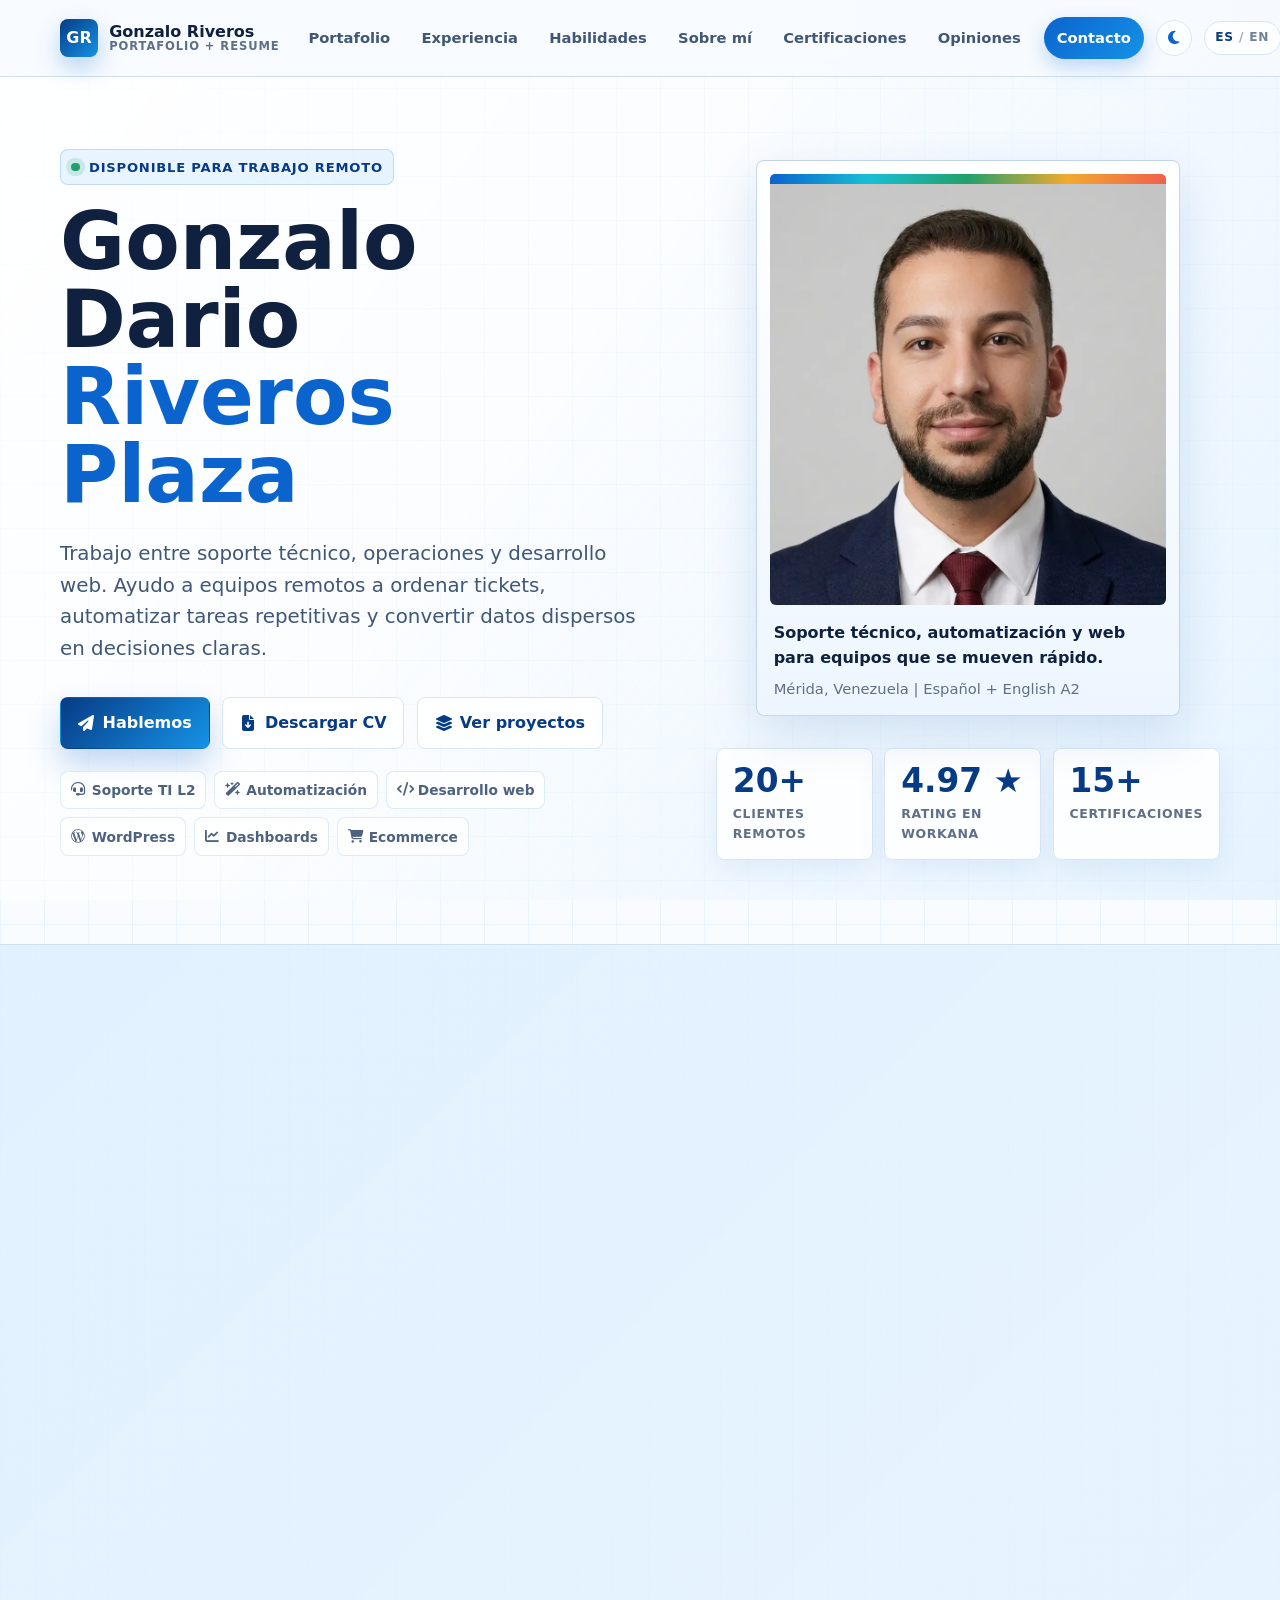
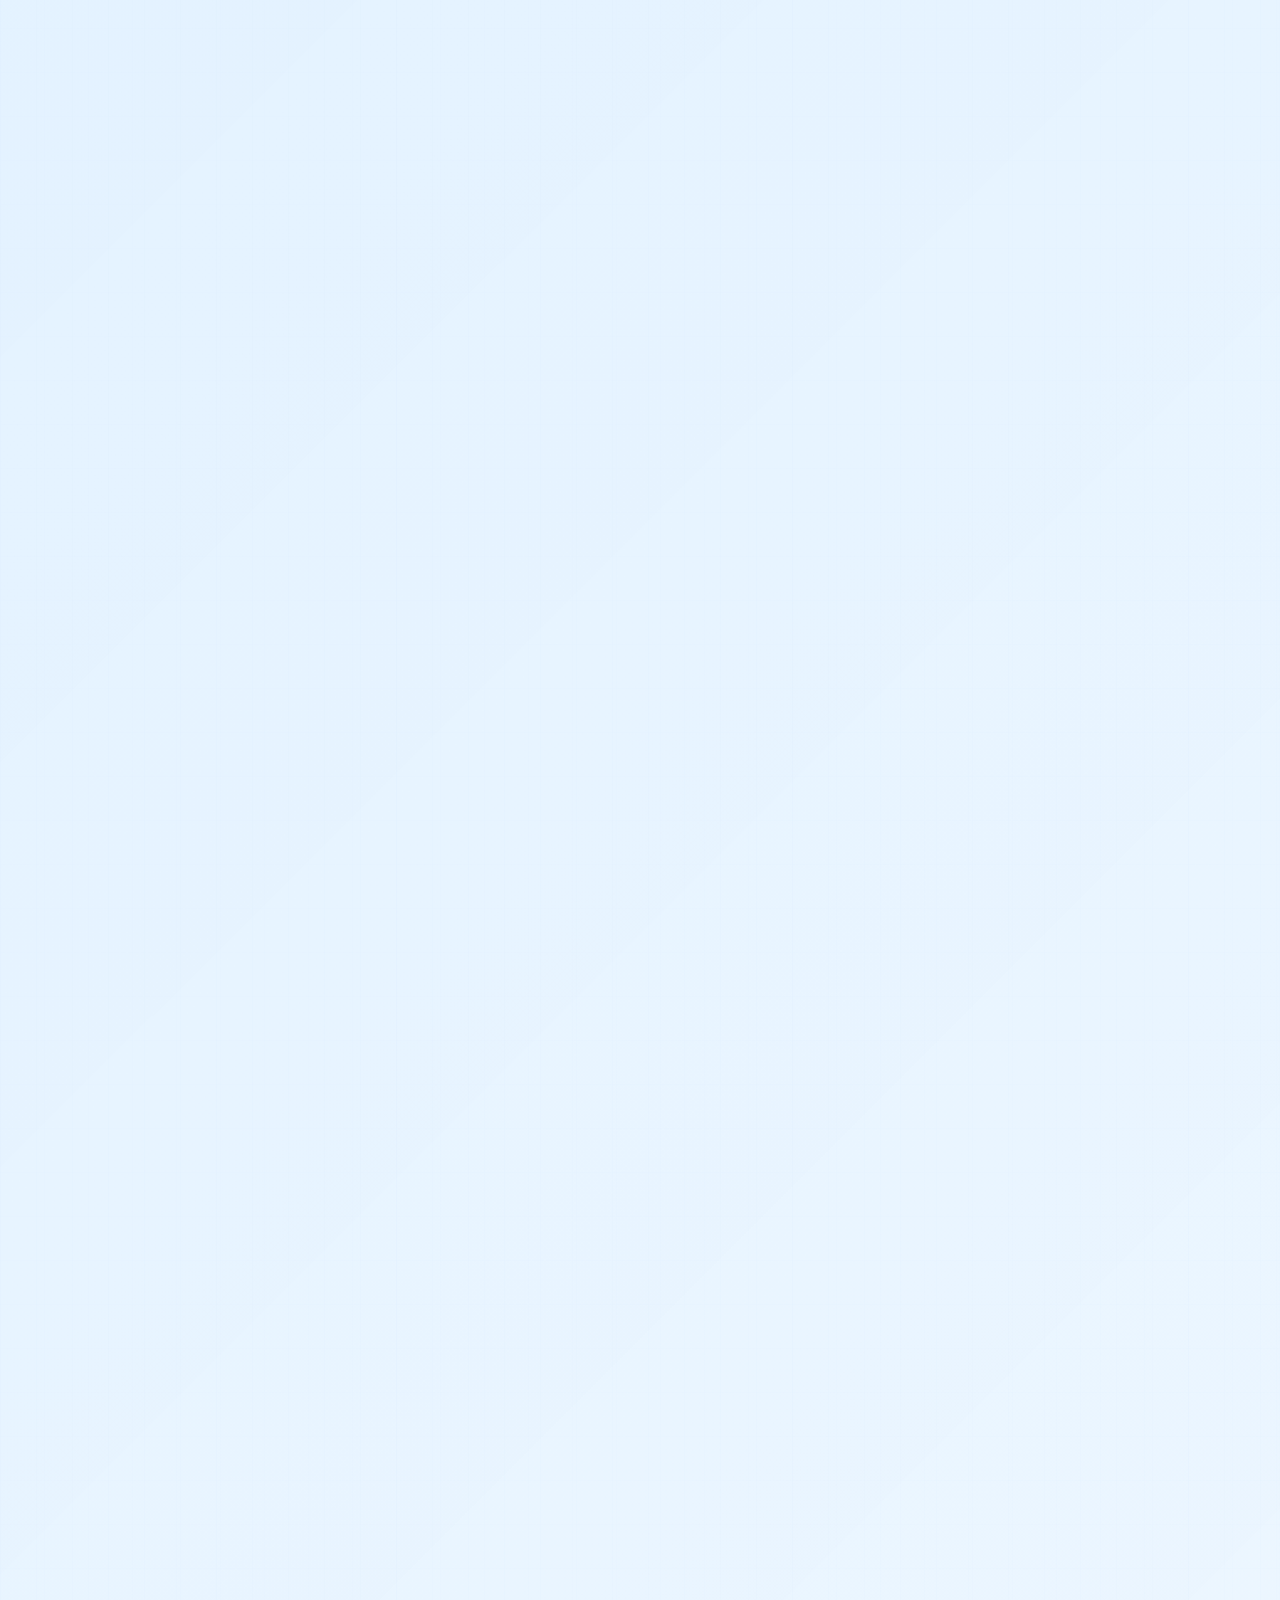
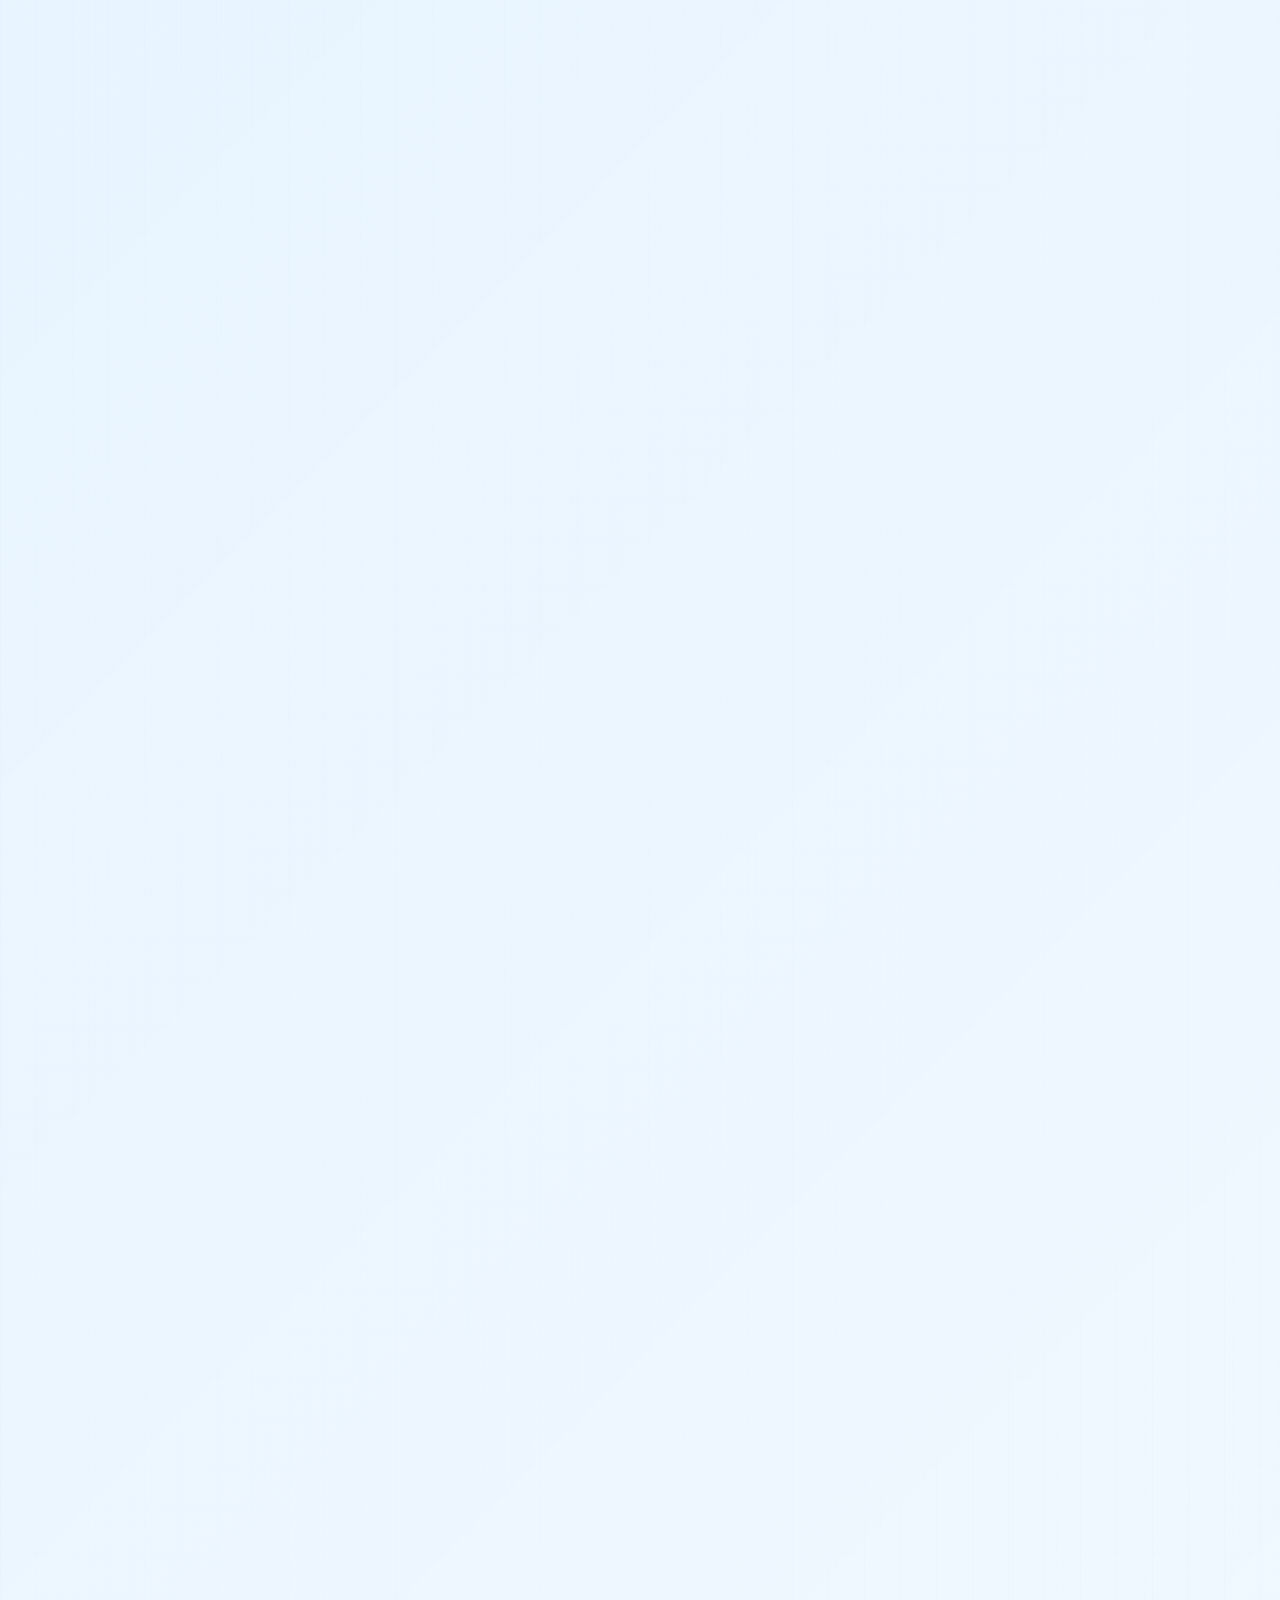
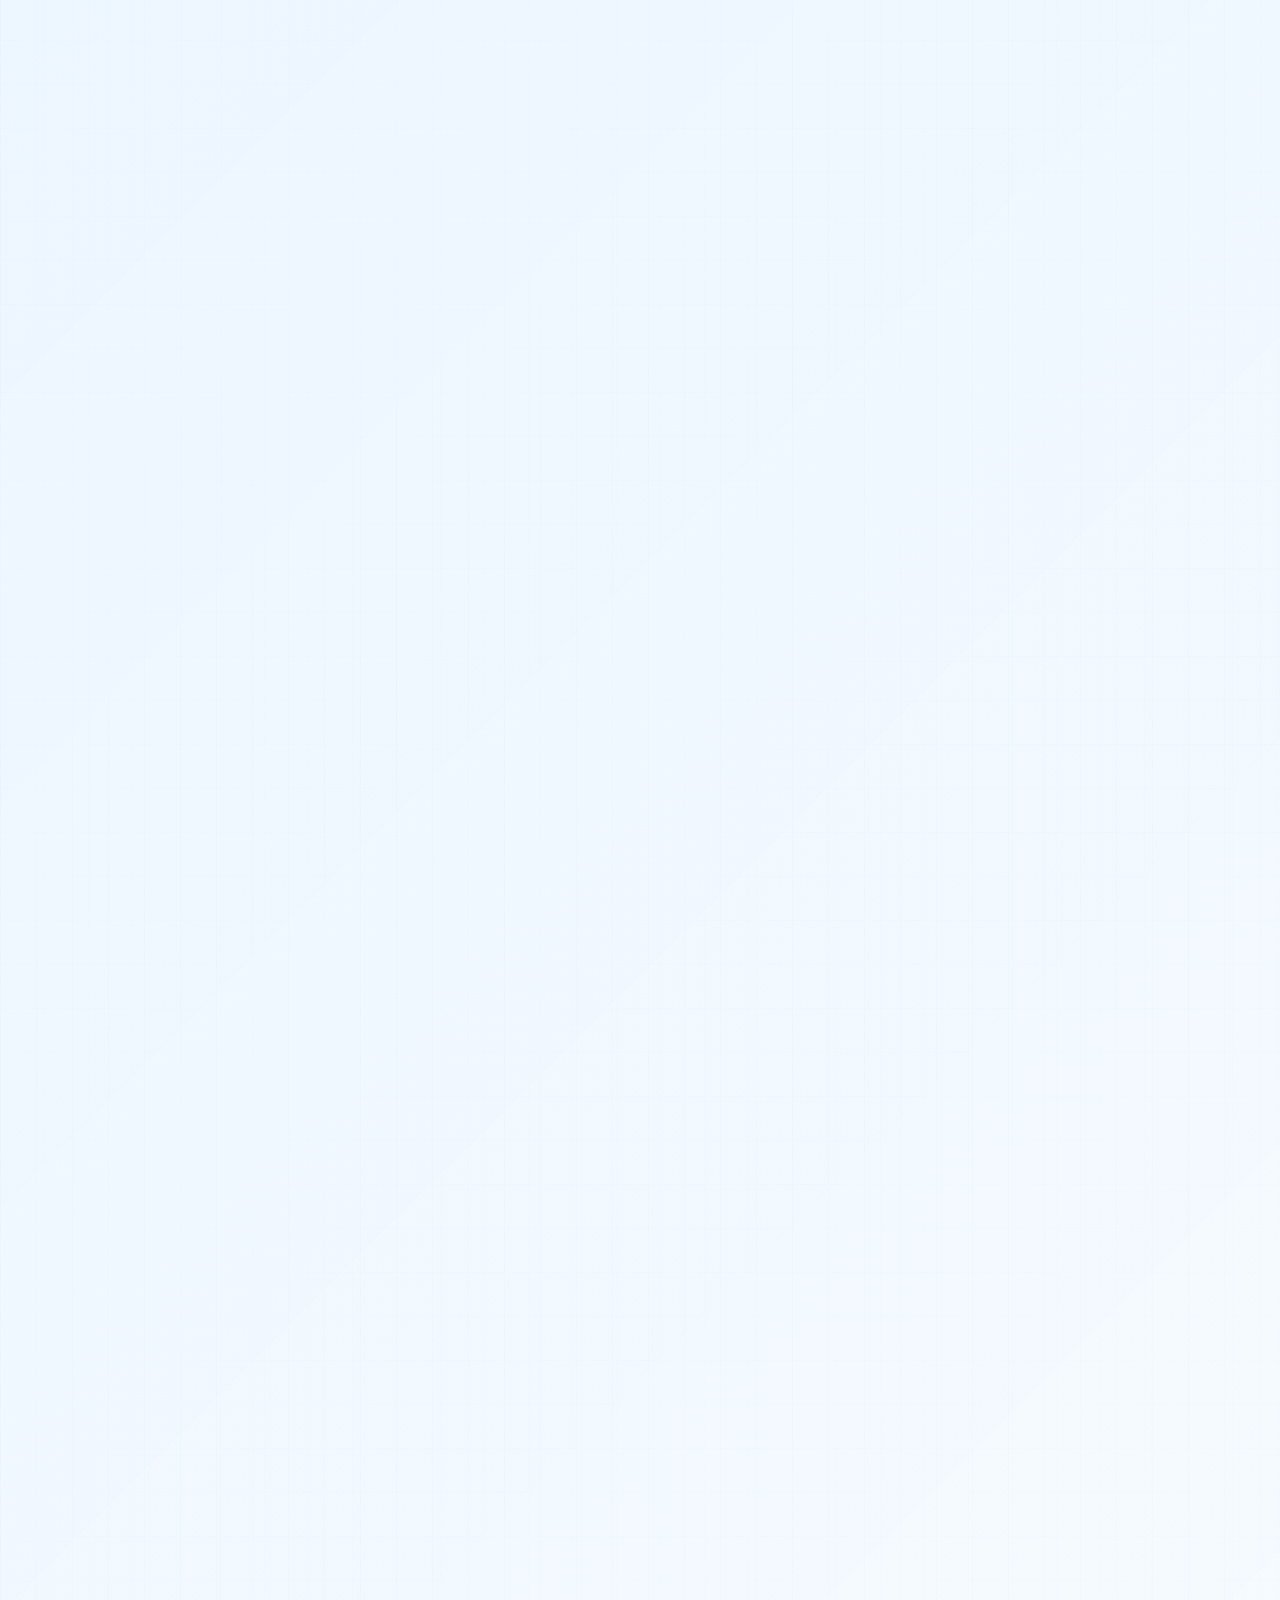
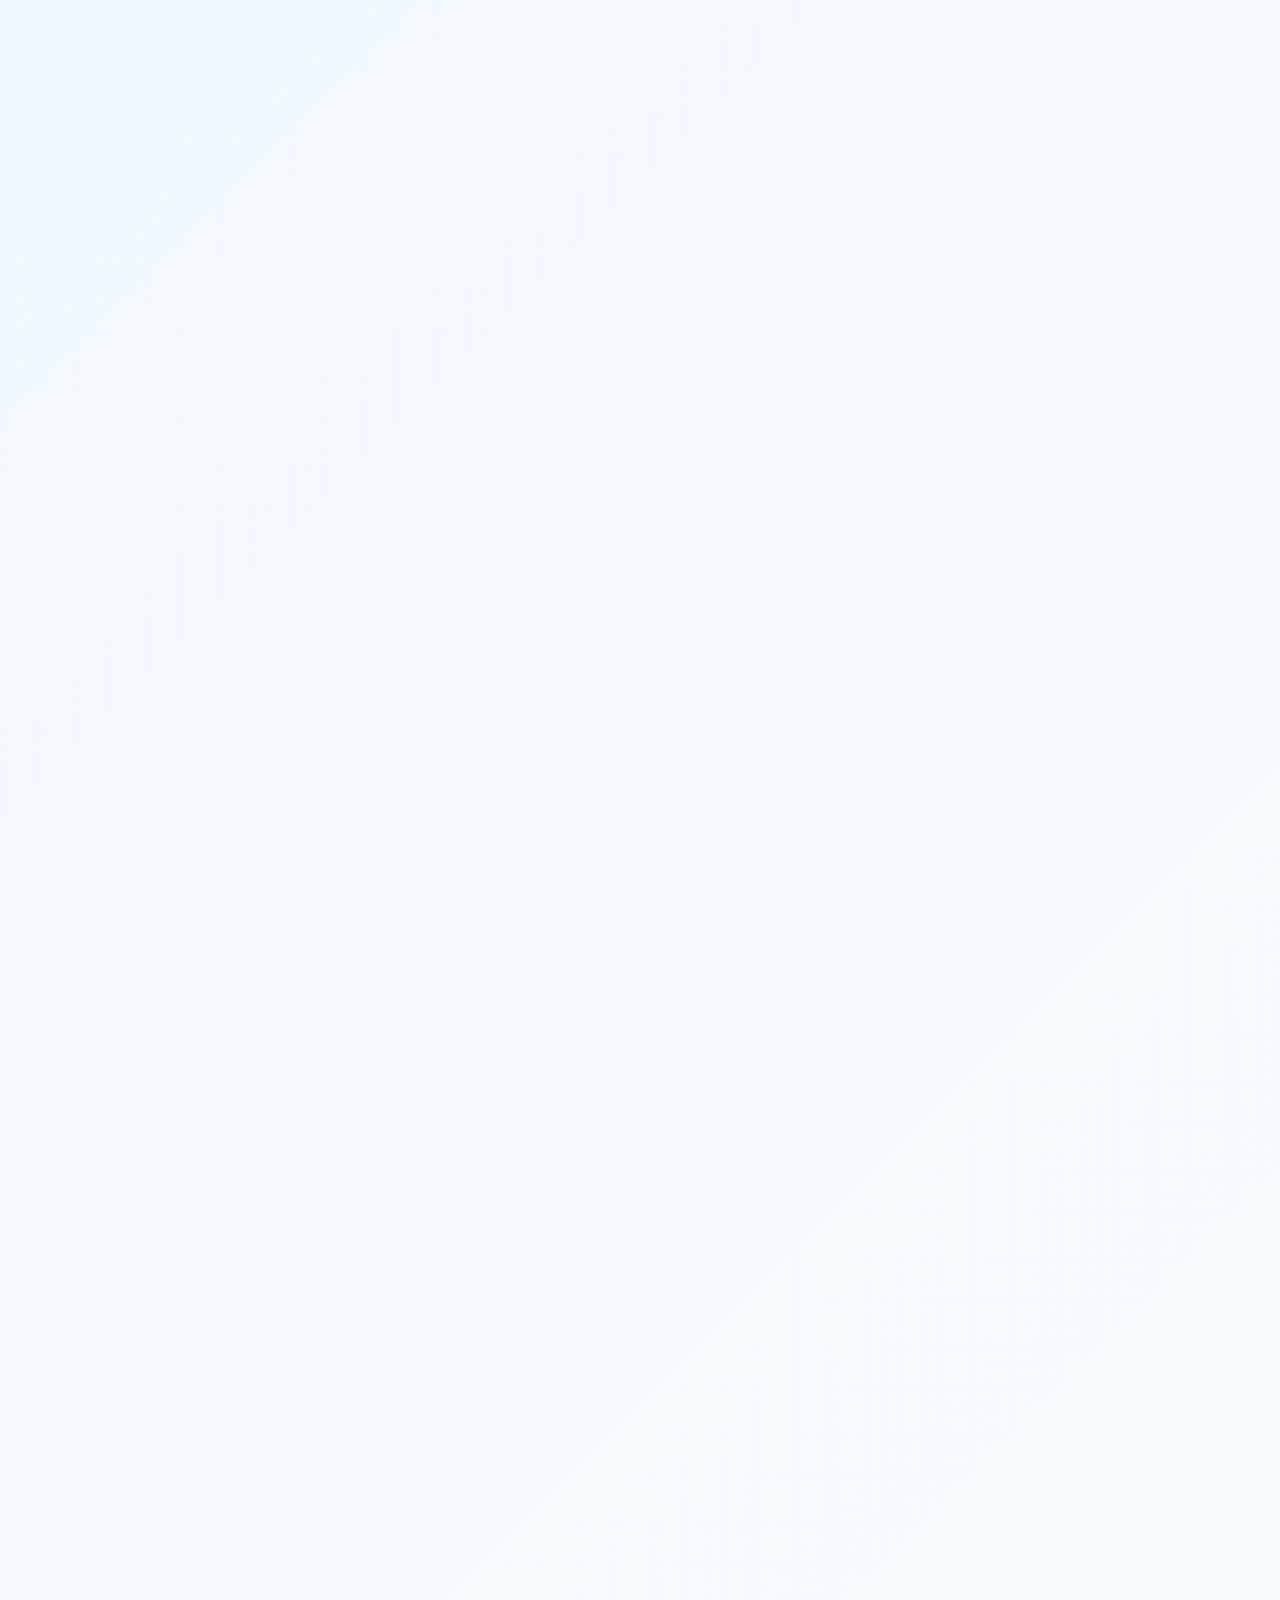
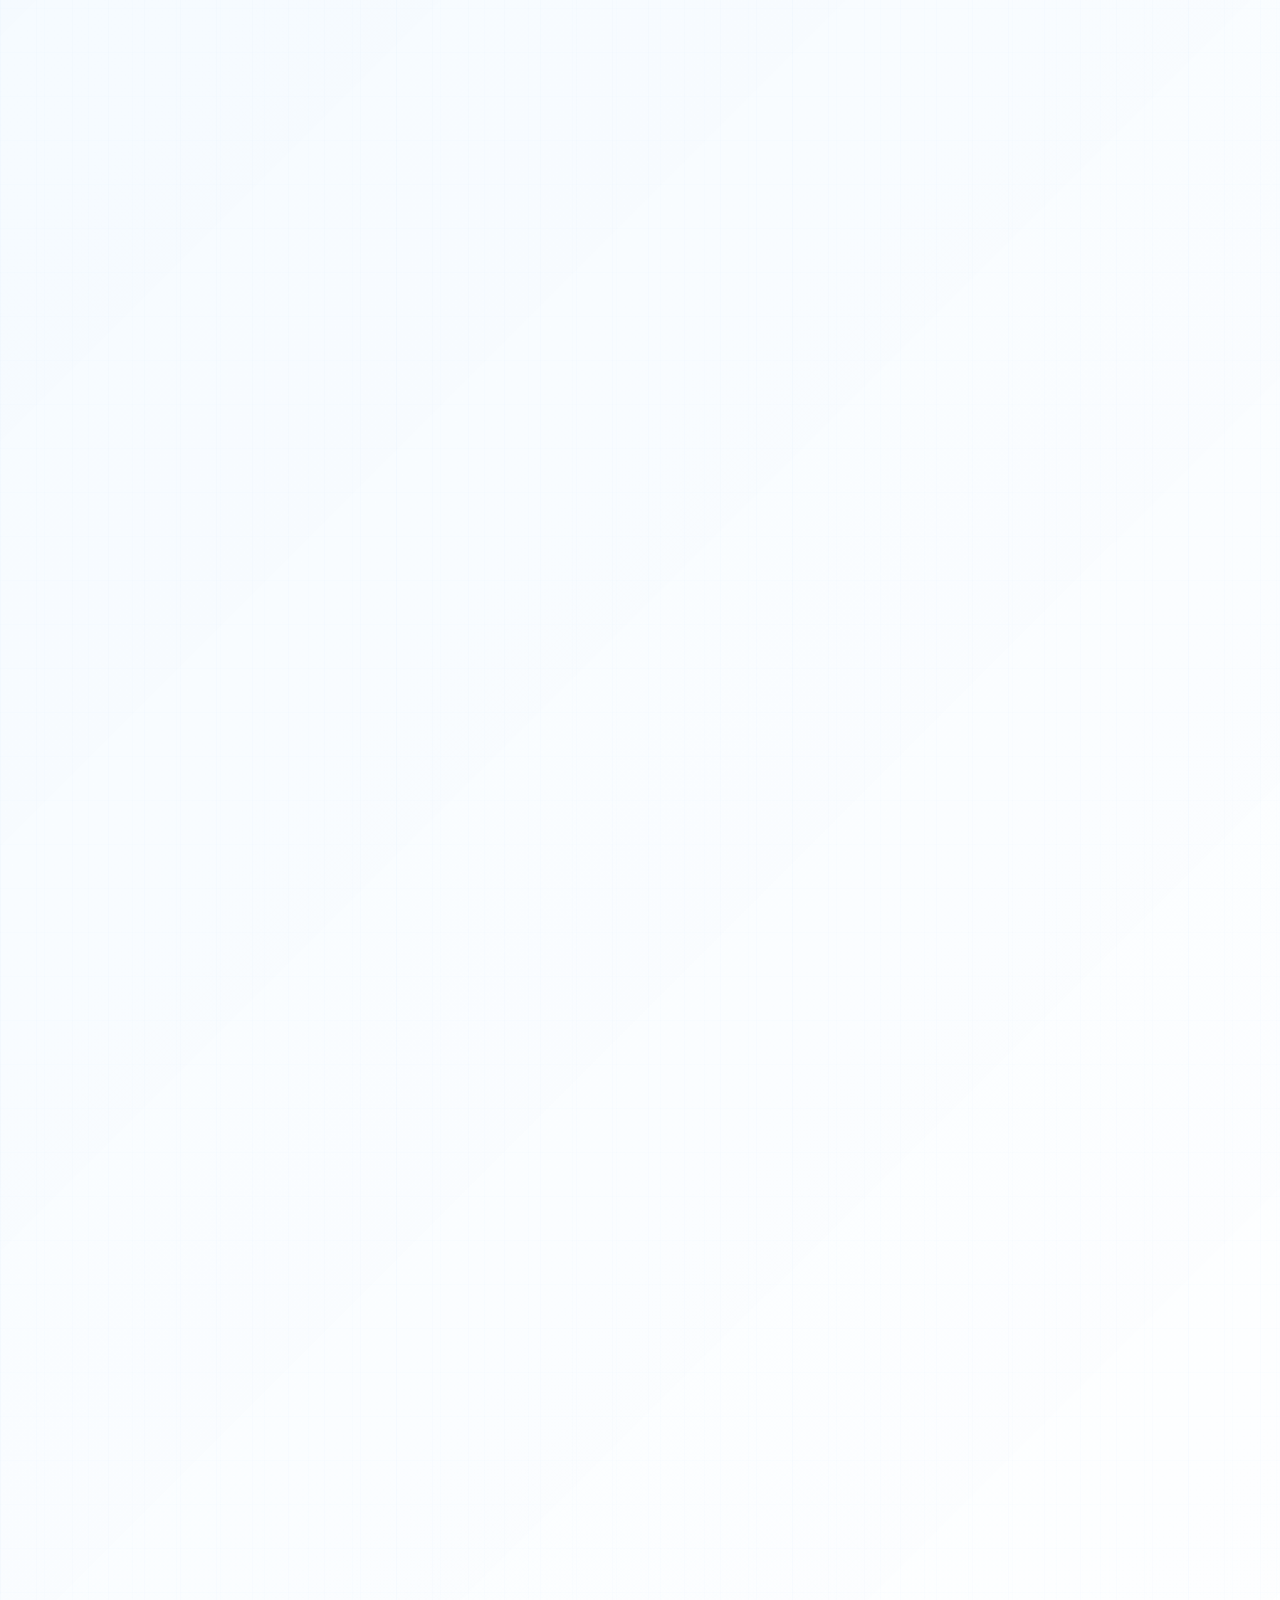
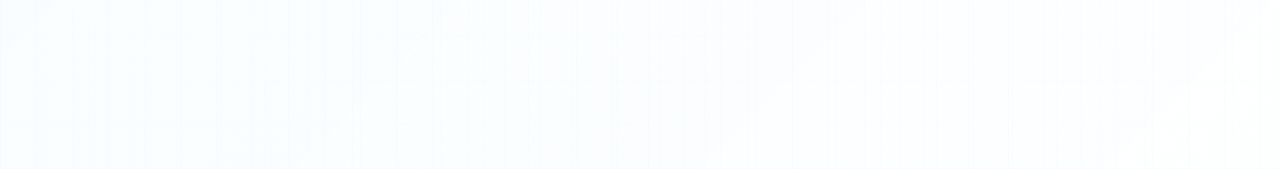
<file: index.html>
<!DOCTYPE html>
<html lang="es">

<head>
  <meta charset="UTF-8">
  <meta name="viewport" content="width=device-width, initial-scale=1.0">

  <!-- URL DEL SITIO: si cambias de dominio, actualiza canonical, og:url, hreflang y el JSON-LD de abajo -->
  <link rel="canonical" href="https://darioriverosp.netlify.app/">
  <link rel="alternate" hreflang="es" href="https://darioriverosp.netlify.app/">
  <link rel="alternate" hreflang="en" href="https://darioriverosp.netlify.app/en/">
  <link rel="alternate" hreflang="x-default" href="https://darioriverosp.netlify.app/">

  <title>Gonzalo Dario Riveros Plaza | Soporte TI, Automatización y Desarrollo Web</title>
  <meta name="description"
    content="Gonzalo Dario Riveros Plaza (Dario Riveros): soporte técnico L2, automatización de procesos, dashboards, WordPress y desarrollo web. Disponible para trabajo remoto desde Mérida, Venezuela.">
  <meta name="author" content="Gonzalo Dario Riveros Plaza">
  <meta name="robots" content="index, follow, max-image-preview:large, max-snippet:-1">
  <meta name="theme-color" content="#0b63ce">
  <meta name="theme-color" content="#0b1a2f" media="(prefers-color-scheme: dark)">

  <!-- Search Console verificado con el archivo /google1586512e5ad97636.html en la raiz -->

  <meta property="og:type" content="profile">
  <meta property="og:url" content="https://darioriverosp.netlify.app/">
  <meta property="og:site_name" content="Gonzalo Dario Riveros Plaza">
  <meta property="og:title" content="Gonzalo Dario Riveros Plaza | Soporte TI, Automatización y Desarrollo Web">
  <meta property="og:description"
    content="Soporte técnico L2, automatización, dashboards, WordPress, ecommerce y desarrollo web para equipos remotos.">
  <meta property="og:image" content="https://darioriverosp.netlify.app/images/og-cover.jpg">
  <meta property="og:image:width" content="1200">
  <meta property="og:image:height" content="630">
  <meta property="og:image:alt" content="Gonzalo Dario Riveros Plaza — Soporte TI, Automatización y Desarrollo Web">
  <meta property="og:locale" content="es_ES">
  <meta property="og:locale:alternate" content="en_US">
  <meta property="profile:first_name" content="Gonzalo Dario">
  <meta property="profile:last_name" content="Riveros Plaza">
  <meta name="twitter:card" content="summary_large_image">
  <meta name="twitter:title" content="Gonzalo Dario Riveros Plaza | Soporte TI, Automatización y Desarrollo Web">
  <meta name="twitter:description"
    content="Soporte técnico L2, automatización, dashboards, WordPress, ecommerce y desarrollo web para equipos remotos.">
  <meta name="twitter:image" content="https://darioriverosp.netlify.app/images/og-cover.jpg">

  <link rel="icon" href="/favicon.svg" type="image/svg+xml">
  <link rel="apple-touch-icon" href="/apple-touch-icon.png">

  <link rel="preconnect" href="https://cdnjs.cloudflare.com" crossorigin>
  <link rel="preload" as="image" href="images/profile.webp" type="image/webp">
  <link rel="stylesheet" href="https://cdnjs.cloudflare.com/ajax/libs/font-awesome/6.5.2/css/all.min.css"
    referrerpolicy="no-referrer">
  <link rel="stylesheet" href="styles.css?v=20261126f">

  <script type="application/ld+json">
  {
    "@context": "https://schema.org",
    "@graph": [
      {
        "@type": "Person",
        "@id": "https://darioriverosp.netlify.app/#person",
        "name": "Gonzalo Dario Riveros Plaza",
        "alternateName": [
          "Dario Riveros",
          "Gonzalo Riveros",
          "Dario Riveros Plaza",
          "Gonzalo Riveros Plaza",
          "Gonzalo Dario Riveros"
        ],
        "givenName": "Gonzalo",
        "additionalName": "Dario",
        "familyName": "Riveros Plaza",
        "jobTitle": "Especialista en Soporte TI, Automatización y Desarrollo Web",
        "description": "Profesional de soporte técnico L2, automatización de procesos y desarrollo web. Trabaja en remoto con equipos distribuidos en gestión de tickets, dashboards operativos, WordPress y ecommerce.",
        "url": "https://darioriverosp.netlify.app/",
        "image": "https://darioriverosp.netlify.app/images/profile.webp",
        "email": "mailto:darioriveros19@gmail.com",
        "telephone": "+58-412-311-5063",
        "address": {
          "@type": "PostalAddress",
          "addressLocality": "Mérida",
          "addressCountry": "VE"
        },
        "nationality": {
          "@type": "Country",
          "name": "Venezuela"
        },
        "sameAs": [
          "https://www.linkedin.com/in/darioriverosp/",
          "https://github.com/darioriverosp"
        ],
        "knowsLanguage": [
          { "@type": "Language", "name": "Spanish", "alternateName": "es" },
          { "@type": "Language", "name": "English", "alternateName": "en" }
        ],
        "knowsAbout": [
          "Soporte técnico L2",
          "Zendesk",
          "Gestión de tickets e incidencias",
          "SLA y KPI operativos",
          "Automatización de procesos",
          "Zapier",
          "WordPress",
          "WooCommerce",
          "Power BI",
          "Excel avanzado",
          "Dashboards operativos",
          "SEO técnico",
          "Ecommerce",
          "Desarrollo web front-end",
          "HTML",
          "CSS",
          "JavaScript",
          "Astro",
          "Atención al cliente",
          "Trabajo remoto"
        ],
        "hasOccupation": {
          "@type": "Occupation",
          "name": "IT Support Specialist",
          "skills": "Soporte técnico L2, Zendesk, automatización de procesos, Zapier, dashboards, WordPress, ecommerce, desarrollo web"
        },
        "alumniOf": [
          {
            "@type": "EducationalOrganization",
            "name": "Formación en Ingeniería en Informática"
          },
          {
            "@type": "EducationalOrganization",
            "name": "Formación en Administración de Empresas"
          }
        ],
        "seeks": {
          "@type": "Demand",
          "name": "Oportunidades de trabajo remoto en soporte TI, automatización y desarrollo web"
        }
      },
      {
        "@type": "ProfilePage",
        "@id": "https://darioriverosp.netlify.app/#webpage",
        "url": "https://darioriverosp.netlify.app/",
        "name": "Gonzalo Dario Riveros Plaza | Soporte TI, Automatización y Desarrollo Web",
        "inLanguage": "es",
        "mainEntity": { "@id": "https://darioriverosp.netlify.app/#person" },
        "about": { "@id": "https://darioriverosp.netlify.app/#person" },
        "isPartOf": { "@id": "https://darioriverosp.netlify.app/#website" }
      },
      {
        "@type": "WebSite",
        "@id": "https://darioriverosp.netlify.app/#website",
        "url": "https://darioriverosp.netlify.app/",
        "name": "Portafolio de Gonzalo Dario Riveros Plaza",
        "inLanguage": "es",
        "publisher": { "@id": "https://darioriverosp.netlify.app/#person" }
      },
      {
        "@type": "ItemList",
        "name": "Proyectos de Gonzalo Dario Riveros Plaza",
        "itemListOrder": "https://schema.org/ItemListUnordered",
        "numberOfItems": 10,
        "itemListElement": [
          { "@type": "ListItem", "position": 1, "item": { "@type": "CreativeWork", "name": "Blue Mérida", "url": "https://bluemerida.com/", "description": "Guía inteligente de Mérida, Venezuela, en formato app: reúne comercios, servicios, eventos y lugares de la ciudad en un solo sitio. Es una WebApp instalable (PWA) publicada en Play Store.", "creator": { "@id": "https://darioriverosp.netlify.app/#person" } } },
          { "@type": "ListItem", "position": 2, "item": { "@type": "CreativeWork", "name": "SLG · Dota 2", "url": "https://slgteam.netlify.app/", "description": "Panel de rendimiento del clan Sociedad Latina del Gaming: ranking, forma reciente, récords y con quién gana cada jugador, con datos de STRATZ.", "creator": { "@id": "https://darioriverosp.netlify.app/#person" } } },
          { "@type": "ListItem", "position": 3, "item": { "@type": "CreativeWork", "name": "Luza Canta", "url": "https://luza-canta.netlify.app/", "description": "App de karaoke instalable en el celular: quita la voz de las canciones para cantar con tu club.", "creator": { "@id": "https://darioriverosp.netlify.app/#person" } } },
          { "@type": "ListItem", "position": 4, "item": { "@type": "VideoGame", "name": "CanastaMan", "url": "https://darioriverosp.itch.io/canastaman", "description": "Juego de baloncesto incremental: encestas, compras mejoras y los cazatalentos te fichan del barrio hasta la Liga de Leyendas. Se juega en el navegador.", "gamePlatform": "Web browser", "genre": "Sports", "creator": { "@id": "https://darioriverosp.netlify.app/#person" } } },
          { "@type": "ListItem", "position": 5, "item": { "@type": "CreativeWork", "name": "EG Solutions", "url": "https://egsolutions.net/", "description": "Sitio corporativo de una empresa venezolana de ingeniería, obras civiles, climatización y mantenimiento, con formulario de cotización.", "creator": { "@id": "https://darioriverosp.netlify.app/#person" } } },
          { "@type": "ListItem", "position": 6, "item": { "@type": "CreativeWork", "name": "PayJoy Support DB", "url": "https://payjoydbdario.netlify.app/", "description": "Base de conocimiento para soporte L2: guías de hard reset por marca, plantillas de respuesta y escalaciones en un solo panel.", "creator": { "@id": "https://darioriverosp.netlify.app/#person" } } },
          { "@type": "ListItem", "position": 7, "item": { "@type": "CreativeWork", "name": "Chat Line Guide", "url": "https://www.chatlineguide.com/", "description": "Directorio de reseñas con navegación por categorías y ciudades, blog integrado y recursos descargables.", "creator": { "@id": "https://darioriverosp.netlify.app/#person" } } },
          { "@type": "ListItem", "position": 8, "item": { "@type": "CreativeWork", "name": "Insecta & Reptilia", "url": "https://insectareptilia.netlify.app/", "description": "Catálogo de un criadero de reptiles en Venezuela y Colombia: cada ejemplar con código, sexo, peso y fecha de nacimiento, y pedidos por WhatsApp.", "creator": { "@id": "https://darioriverosp.netlify.app/#person" } } },
          { "@type": "ListItem", "position": 9, "item": { "@type": "CreativeWork", "name": "Elite Villagers", "url": "https://elitevillagers.netlify.app/", "description": "Landing de reclutamiento para una agencia de creadoras de contenido, con formulario de aplicación.", "creator": { "@id": "https://darioriverosp.netlify.app/#person" } } },
          { "@type": "ListItem", "position": 10, "item": { "@type": "CreativeWork", "name": "Oriana", "url": "https://orianagirlfriend.netlify.app/", "description": "Experiencia web interactiva de una sola página: audio sincronizado, animaciones por scroll y microinteracciones.", "creator": { "@id": "https://darioriverosp.netlify.app/#person" } } }
        ]
      }
    ]
  }
  </script>

  <script>try{var t=localStorage.getItem("theme");if(t==="dark"||t==="light")document.documentElement.setAttribute("data-theme",t)}catch(e){}</script>
</head>

<body>
  <a class="skip-link" href="#main">Saltar al contenido</a>

  <header class="site-header">
    <nav class="nav container" aria-label="Menú principal">
      <a class="brand" href="#" aria-label="Inicio">
        <span class="brand-mark" aria-hidden="true">GR</span>
        <span class="brand-name">
          Gonzalo Riveros
          <small>Portafolio + Resume</small>
        </span>
      </a>

      <button class="menu-button" id="menuButton" type="button" aria-label="Abrir menú" aria-expanded="false"
        aria-controls="navLinks">
        <span class="menu-icon" aria-hidden="true"><span></span><span></span><span></span></span>
      </button>

      <div class="nav-links" id="navLinks">
        <a href="#portfolio">Portafolio</a>
        <a href="#experience">Experiencia</a>
        <a href="#skills">Habilidades</a>
        <a href="#about">Sobre mí</a>
        <a href="#certifications">Certificaciones</a>
        <a href="#reviews">Opiniones</a>
        <a href="#contact" class="nav-cta">Contacto</a>
        <button class="theme-toggle" id="themeToggle" type="button" aria-pressed="false" data-to-dark="Cambiar a modo oscuro" data-to-light="Cambiar a modo claro" aria-label="Cambiar a modo oscuro"><i class="fa-solid fa-moon" aria-hidden="true"></i></button>
        <a class="lang-switch" href="en/" hreflang="en" lang="en" aria-label="Switch to English"><span class="lang-now" aria-hidden="true">ES</span><span class="lang-to">EN</span></a>
      </div>
    </nav>
  </header>

  <div class="nav-scrim" id="navScrim" aria-hidden="true"></div>

  <main id="main">
    <section class="hero container">
      <div class="hero-grid">
        <div data-reveal>
          <span class="eyebrow">Disponible para trabajo remoto</span>
          <h1><span class="name-first">Gonzalo Dario</span> <span>Riveros Plaza</span></h1>
          <p class="hero-copy">
            Trabajo entre soporte técnico, operaciones y desarrollo web. Ayudo a equipos remotos a ordenar tickets,
            automatizar tareas repetitivas y convertir datos dispersos en decisiones claras.
          </p>

          <div class="hero-actions">
            <a class="button button-primary" href="#contact"><i class="fa-solid fa-paper-plane icon"
                aria-hidden="true"></i>Hablemos</a>
            <a class="button button-ghost" href="cv_ats_gonzalo_riveros.pdf" target="_blank" rel="noopener"><i
                class="fa-solid fa-file-arrow-down icon" aria-hidden="true"></i>Descargar
              CV</a>
            <a class="button button-ghost" href="#portfolio"><i class="fa-solid fa-layer-group icon"
                aria-hidden="true"></i>Ver proyectos</a>
          </div>

          <div class="quick-stack" aria-label="Especialidades">
            <span><i class="fa-solid fa-headset icon" aria-hidden="true"></i>Soporte TI L2</span>
            <span><i class="fa-solid fa-wand-magic-sparkles icon" aria-hidden="true"></i>Automatización</span>
            <span><i class="fa-solid fa-code icon" aria-hidden="true"></i>Desarrollo web</span>
            <span><i class="fa-brands fa-wordpress-simple icon" aria-hidden="true"></i>WordPress</span>
            <span><i class="fa-solid fa-chart-line icon" aria-hidden="true"></i>Dashboards</span>
            <span><i class="fa-solid fa-cart-shopping icon" aria-hidden="true"></i>Ecommerce</span>
          </div>
        </div>

        <div class="hero-visual" data-reveal>
          <figure class="portrait-panel">
            <img src="images/profile.webp" alt="Foto de perfil de Gonzalo Riveros" width="720" height="790"
              fetchpriority="high" decoding="async">
            <figcaption class="portrait-caption">
              <strong>Soporte técnico, automatización y web para equipos que se mueven rápido.</strong>
              <span>Mérida, Venezuela | Español + English A2</span>
            </figcaption>
          </figure>

          <div class="signal-grid" aria-label="Métricas profesionales">
            <div class="signal">
              <strong>20+</strong>
              <span>clientes remotos</span>
            </div>
            <div class="signal">
              <strong>4.97 ★</strong>
              <span>rating en Workana</span>
            </div>
            <div class="signal">
              <strong>15+</strong>
              <span>certificaciones</span>
            </div>
          </div>
        </div>
      </div>
    </section>

    <section class="section section-band" id="portfolio">
      <div class="container">
        <div class="portfolio-top" data-reveal>
          <div class="section-heading" style="margin-bottom: 0">
            <span class="kicker">Portafolio · WordPress, ecommerce y dashboards</span>
            <h2>Proyectos que muestran cómo trabajo.</h2>
            <p>Webs, dashboards, automatizaciones y productos móviles publicados para usuarios reales.</p>
          </div>

          <div class="filter-bar" role="group" aria-label="Filtrar portafolio">
            <button class="filter-btn is-active" type="button" data-filter="all" aria-pressed="true">Todos</button>
            <button class="filter-btn" type="button" data-filter="web" aria-pressed="false">Web</button>
            <button class="filter-btn" type="button" data-filter="dashboard" aria-pressed="false">Dashboards</button>
            <button class="filter-btn" type="button" data-filter="mobile" aria-pressed="false">Mobile</button>
            <button class="filter-btn" type="button" data-filter="game" aria-pressed="false">Juegos</button>
            <button class="filter-btn" type="button" data-filter="special" aria-pressed="false">Especiales</button>
          </div>
        </div>

        <div class="project-grid" id="portfolioGrid">
          <article class="project-card project-featured" data-category="mobile" data-reveal>
            <a class="project-thumb" href="https://bluemerida.com/" target="_blank" rel="noopener" tabindex="-1" aria-hidden="true">
              <img class="project-media" src="images/bluemerida.webp" alt="Pantalla de inicio de Blue Mérida con eventos, promociones y categorías" width="800" height="450"
                loading="lazy" decoding="async">
            </a>
            <div class="project-body">
              <div class="project-meta"><span class="badge badge-featured">Proyecto destacado</span><span class="badge" style="--badge-bg: #dff0ff; --badge-ink: #0057c2">Mobile</span></div>
              <h3>Blue Mérida</h3>
              <p>Guía inteligente de Mérida, Venezuela, en formato app: reúne comercios, servicios, eventos y lugares de la ciudad en un solo sitio. Es una WebApp instalable (PWA) publicada en Play Store.</p>
              <ul class="project-points"><li>Directorio de comercios por categorías y mapa interactivo</li><li>Eventos y promociones actualizados, con favoritos guardados</li><li>Planes para que los negocios locales aparezcan en la guía</li></ul>
              <div class="tags"><span>React</span><span>Supabase</span><span>Lovable</span><span>PWA</span><span>Play Store</span></div>
              <a class="project-link" href="https://bluemerida.com/" target="_blank" rel="noopener">Ver Blue Mérida</a>
            </div>
          </article>

          <article class="project-card" data-category="dashboard" data-reveal>
            <a class="project-thumb" href="https://slgteam.netlify.app/" target="_blank" rel="noopener" tabindex="-1" aria-hidden="true">
              <img class="project-media" src="images/slg.webp" alt="Vista previa de SLG · Dota 2" width="800" height="450"
                loading="lazy" decoding="async">
            </a>
            <div class="project-body">
              <span class="badge" style="--badge-bg: #eee8ff; --badge-ink: #513cc4">Dashboards</span>
              <h3>SLG · Dota 2</h3>
              <p>Panel de rendimiento del clan Sociedad Latina del Gaming: ranking, forma reciente, récords y con quién gana cada jugador, con datos de STRATZ.</p>
              <div class="tags"><span>Astro</span><span>API STRATZ</span><span>JavaScript</span></div>
              <a class="project-link" href="https://slgteam.netlify.app/" target="_blank" rel="noopener">Ver proyecto</a>
            </div>
          </article>

          <article class="project-card" data-category="mobile" data-reveal>
            <a class="project-thumb" href="https://luza-canta.netlify.app/" target="_blank" rel="noopener" tabindex="-1" aria-hidden="true">
              <img class="project-media" src="images/luzacanta.webp" alt="Vista previa de Luza Canta" width="800" height="450"
                loading="lazy" decoding="async">
            </a>
            <div class="project-body">
              <span class="badge" style="--badge-bg: #dff0ff; --badge-ink: #0057c2">Mobile</span>
              <h3>Luza Canta</h3>
              <p>App de karaoke instalable en el celular: quita la voz de las canciones para cantar con tu club.</p>
              <div class="tags"><span>Astro</span><span>PWA</span><span>Audio web</span></div>
              <a class="project-link" href="https://luza-canta.netlify.app/" target="_blank" rel="noopener">Ver proyecto</a>
            </div>
          </article>

          <article class="project-card" data-category="game" data-reveal>
            <a class="project-thumb" href="https://darioriverosp.itch.io/canastaman" target="_blank" rel="noopener" tabindex="-1" aria-hidden="true">
              <img class="project-media" src="images/canastaman.webp" alt="Partida de CanastaMan en la cancha de los Halcones" width="800" height="450"
                loading="lazy" decoding="async">
            </a>
            <div class="project-body">
              <span class="badge" style="--badge-bg: #fff0e0; --badge-ink: #b4530a">Videojuego</span>
              <h3>CanastaMan</h3>
              <p>Juego de baloncesto incremental: encestas, compras mejoras y los cazatalentos te fichan del barrio hasta la Liga de Leyendas. Se juega en el navegador.</p>
              <div class="tags"><span>HTML5</span><span>JavaScript</span><span>itch.io</span></div>
              <a class="project-link" href="https://darioriverosp.itch.io/canastaman" target="_blank" rel="noopener">Jugar en itch.io</a>
            </div>
          </article>

          <article class="project-card" data-category="web" data-reveal>
            <a class="project-thumb" href="https://egsolutions.net/" target="_blank" rel="noopener" tabindex="-1" aria-hidden="true">
              <img class="project-media" src="images/egsolutions.webp" alt="Vista previa de EG Solutions" width="800" height="450"
                loading="lazy" decoding="async">
            </a>
            <div class="project-body">
              <span class="badge">Desarrollo web</span>
              <h3>EG Solutions</h3>
              <p>Sitio corporativo de una empresa venezolana de ingeniería, obras civiles, climatización y mantenimiento, con formulario de cotización.</p>
              <div class="tags"><span>HTML</span><span>CSS</span><span>JavaScript</span><span>SEO</span></div>
              <a class="project-link" href="https://egsolutions.net/" target="_blank" rel="noopener">Ver proyecto</a>
            </div>
          </article>

          <article class="project-card" data-category="dashboard" data-reveal>
            <a class="project-thumb" href="https://payjoydbdario.netlify.app/" target="_blank" rel="noopener" tabindex="-1" aria-hidden="true">
              <img class="project-media" src="images/payjoydb.webp" alt="Vista previa de PayJoy Support DB" width="800" height="450"
                loading="lazy" decoding="async">
            </a>
            <div class="project-body">
              <span class="badge" style="--badge-bg: #eee8ff; --badge-ink: #513cc4">Dashboards</span>
              <h3>PayJoy Support DB</h3>
              <p>Base de conocimiento para soporte L2: guías de hard reset por marca, plantillas de respuesta y escalaciones en un solo panel.</p>
              <div class="tags"><span>HTML</span><span>CSS</span><span>JavaScript</span></div>
              <a class="project-link" href="https://payjoydbdario.netlify.app/" target="_blank" rel="noopener">Ver proyecto</a>
            </div>
          </article>

          <article class="project-card" data-category="web" data-reveal>
            <a class="project-thumb" href="https://www.chatlineguide.com/" target="_blank" rel="noopener" tabindex="-1" aria-hidden="true">
              <img class="project-media" src="images/chatlineguide.webp" alt="Vista previa de Chat Line Guide" width="800" height="450"
                loading="lazy" decoding="async">
            </a>
            <div class="project-body">
              <span class="badge">Desarrollo web</span>
              <h3>Chat Line Guide</h3>
              <p>Directorio de reseñas con navegación por categorías y ciudades, blog integrado y recursos descargables.</p>
              <div class="tags"><span>WordPress</span><span>PHP</span><span>MySQL</span></div>
              <a class="project-link" href="https://www.chatlineguide.com/" target="_blank" rel="noopener">Ver proyecto</a>
            </div>
          </article>

          <article class="project-card" data-category="web" data-reveal>
            <a class="project-thumb" href="https://insectareptilia.netlify.app/" target="_blank" rel="noopener" tabindex="-1" aria-hidden="true">
              <img class="project-media" src="images/insecta.webp" alt="Vista previa de Insecta &amp; Reptilia" width="800" height="450"
                loading="lazy" decoding="async">
            </a>
            <div class="project-body">
              <span class="badge">Desarrollo web</span>
              <h3>Insecta &amp; Reptilia</h3>
              <p>Catálogo de un criadero de reptiles en Venezuela y Colombia: cada ejemplar con código, sexo, peso y fecha de nacimiento, y pedidos por WhatsApp.</p>
              <div class="tags"><span>HTML</span><span>CSS</span><span>JavaScript</span></div>
              <a class="project-link" href="https://insectareptilia.netlify.app/" target="_blank" rel="noopener">Ver proyecto</a>
            </div>
          </article>

          <article class="project-card" data-category="web" data-reveal>
            <a class="project-thumb" href="https://elitevillagers.netlify.app/" target="_blank" rel="noopener" tabindex="-1" aria-hidden="true">
              <img class="project-media" src="images/elitevillagers.webp" alt="Vista previa de Elite Villagers" width="800" height="450"
                loading="lazy" decoding="async">
            </a>
            <div class="project-body">
              <span class="badge">Desarrollo web</span>
              <h3>Elite Villagers</h3>
              <p>Landing de reclutamiento para una agencia de creadoras de contenido, con formulario de aplicación.</p>
              <div class="tags"><span>HTML</span><span>CSS</span><span>JavaScript</span></div>
              <a class="project-link" href="https://elitevillagers.netlify.app/" target="_blank" rel="noopener">Ver proyecto</a>
            </div>
          </article>

          <article class="project-card" data-category="special" data-reveal>
            <a class="project-thumb" href="https://orianagirlfriend.netlify.app/" target="_blank" rel="noopener" tabindex="-1" aria-hidden="true">
              <img class="project-media" src="images/oriana.webp" alt="Vista previa de Oriana" width="800" height="450"
                loading="lazy" decoding="async">
            </a>
            <div class="project-body">
              <span class="badge" style="--badge-bg: #ffe8ed; --badge-ink: #b8325d">Especiales</span>
              <h3>Oriana</h3>
              <p>Experiencia web interactiva de una sola página: audio sincronizado, animaciones por scroll y microinteracciones.</p>
              <div class="tags"><span>HTML</span><span>CSS</span><span>JavaScript</span></div>
              <a class="project-link" href="https://orianagirlfriend.netlify.app/" target="_blank" rel="noopener">Ver proyecto</a>
            </div>
          </article>
        </div>
      </div>
    </section>

    <section class="section" id="experience">
      <div class="container">
        <div class="section-heading" data-reveal>
          <span class="kicker">Experiencia en soporte técnico y operaciones remotas</span>
          <h2>Experiencia práctica en soporte, automatización y operaciones digitales.</h2>
        </div>

        <div class="timeline">
          <article class="role" data-reveal>
            <span class="role-marker" style="--accent: var(--blue-700)" aria-hidden="true"></span>
            <div class="role-card">
              <div class="role-top">
                <div>
                  <h3><a href="https://www.payjoy.com/" target="_blank" rel="noopener">PayJoy LLC</a></h3>
                  <p class="meta">Consultor de soporte de TI | Remoto</p>
                </div>
                <span class="date">ene. 2026 - jun. 2026</span>
              </div>
              <ul>
                <li>Soporte técnico crítico en <strong>Zendesk</strong>, gestión de tickets e incidencias garantizando <strong>SLAs</strong>, <strong>KPIs</strong> y
                  continuidad operativa.</li>
                <li><strong>Automatización de procesos</strong> clave con scripts y macros para Samsung Enrollment y conciliación de
                  pagos.</li>
                <li>Monitoreo operativo con dashboards en <strong>Excel avanzado</strong> y <strong>Power BI</strong> para reducir tiempos de revisión.
                </li>
              <li><strong>Troubleshooting</strong> de errores del sistema y <strong>escalaciones técnicas</strong> como enlace con Ingeniería LATAM.
                </li>
              </ul>
            </div>
          </article>

          <article class="role" data-reveal>
            <span class="role-marker" style="--accent: var(--green)" aria-hidden="true"></span>
            <div class="role-card">
              <div class="role-top">
                <div>
                  <h3><a href="https://pistachogames.com/" target="_blank" rel="noopener">Pistachogames</a></h3>
                  <p class="meta">Representante de atención al cliente | Remoto</p>
                </div>
                <span class="date">jul. 2025 - ene. 2026</span>
              </div>
              <ul>
                <li><strong>Customer Support 24/7</strong> vía chat en vivo y correo electrónico para usuarios de plataforma digital.
                </li>
                <li>Gestión eficiente de incidencias de cuentas, pagos y retiros con foco en satisfacción del cliente.
                </li>
                <li>Reducción del tiempo de respuesta a <strong>menos de 3 minutos</strong> y mejora de fidelización.</li>
                <li>Mantenimiento de altos niveles de satisfacción, seguimiento y resolución en soporte omnicanal.</li>
              </ul>
            </div>
          </article>

          <article class="role" data-reveal>
            <span class="role-marker" style="--accent: var(--gold)" aria-hidden="true"></span>
            <div class="role-card">
              <div class="role-top">
                <div>
                  <h3><a href="https://pcracing.pro/" target="_blank" rel="noopener">KD Technology SLU</a></h3>
                  <p class="meta">Especialista en soporte IT | Remoto</p>
                </div>
                <span class="date">ene. 2025 - jul. 2025</span>
              </div>
              <ul>
                <li>Resolución de más de <strong>20 tickets diarios</strong> de <strong>IT Support</strong> con alto nivel de satisfacción.</li>
                <li>Gestión de plataformas ecommerce: <strong>WooCommerce</strong>, <strong>Prestashop</strong>, Amazon, PcComponentes, Miravia y
                  Carrefour.</li>
                <li>Reducción del tiempo de resolución de incidencias en <strong>20%</strong> mediante mejora de procesos.</li>
                <li>Mejora continua de experiencia del cliente, retención y soporte postventa.</li>
              </ul>
            </div>
          </article>

          <article class="role" data-reveal>
            <span class="role-marker" style="--accent: var(--coral)" aria-hidden="true"></span>
            <div class="role-card">
              <div class="role-top">
                <div>
                  <h3><a href="https://www.invictabp.com/" target="_blank" rel="noopener">Invicta Business Partners
                      LLC</a></h3>
                  <p class="meta">Especialista en marketing digital | Remoto</p>
                </div>
                <span class="date">mar. 2024 - ene. 2025</span>
              </div>
              <ul>
                <li>Gestión simultánea de 30 cuentas de redes sociales con <strong>Metricool</strong> y planificación de contenido.</li>
                <li>Incremento del engagement en <strong>15%</strong> mediante estrategias de marketing digital basadas en datos.</li>
                <li>Automatización de la programación de contenido con <strong>Metricool</strong>, ahorrando más de <strong>10 horas semanales</strong>.</li>
                <li>Análisis de métricas y optimización de campañas para mejorar ROI y rendimiento.</li>
              </ul>
            </div>
          </article>

          <article class="role" data-reveal>
            <span class="role-marker" style="--accent: var(--violet)" aria-hidden="true"></span>
            <div class="role-card">
              <div class="role-top">
                <div>
                  <h3><a href="https://book.lvlty.com/" target="_blank" rel="noopener">LVLTY LLC</a></h3>
                  <p class="meta">Desarrollador WordPress | Remoto</p>
                </div>
                <span class="date">nov. 2022 - jul. 2023</span>
              </div>
              <ul>
                <li>Desarrollo y optimización de sistemas de listings y plataformas web sobre <strong>WordPress</strong>.</li>
                <li>Gestión e integración de <strong>Airbnb</strong>, Vrbo, <strong>Hostaway</strong>, WordPress y <strong>Monday</strong> en un mismo flujo operativo.</li>
                <li>Automatización de flujos de trabajo e integración entre plataformas con <strong>Zapier</strong>, reduciendo tareas manuales recurrentes.</li>
                <li><strong>SEO técnico</strong> y estructural para mejorar la visibilidad e indexación del sitio.</li>
              </ul>
            </div>
          </article>

          <article class="role" data-reveal>
            <span class="role-marker" style="--accent: var(--cyan)" aria-hidden="true"></span>
            <div class="role-card">
              <div class="role-top">
                <div>
                  <h3><a href="https://www.workana.com/" target="_blank" rel="noopener">WORKANA LLC</a></h3>
                  <p class="meta">Asistente virtual freelance | Remoto</p>
                </div>
                <span class="date">ene. 2020 - jun. 2026</span>
              </div>
              <ul>
                <li>Trabajo remoto con más de <strong>20 clientes internacionales</strong> en asistencia virtual, desarrollo web y
                  operaciones digitales.</li>
                <li>Diseño, desarrollo y mantenimiento de sitios web con <strong>WordPress</strong>, HTML5, CSS3 y JavaScript.</li>
                <li>Optimización de rendimiento web y <strong>SEO on-page</strong>, aumentando tráfico orgánico hasta en 10%.</li>
                <li>Gestión de campañas de email marketing con <strong>Mailchimp</strong>, incrementando tasas de apertura en +10%.</li>
                <li>Calificación constante de <strong>5 estrellas</strong> en plataformas freelance y atención orientada a resultados.
                </li>
              </ul>
            </div>
          </article>

          <article class="role" data-reveal>
            <span class="role-marker" style="--accent: var(--blue-500)" aria-hidden="true"></span>
            <div class="role-card">
              <div class="role-top">
                <div>
                  <h3><a href="https://chatcenter.net/" target="_blank" rel="noopener">ChatCenter Services</a></h3>
                  <p class="meta">Operador de data entry y soporte | Remoto</p>
                </div>
                <span class="date">oct. 2019 - oct. 2020</span>
              </div>
              <ul>
                <li>Soporte de chat para plataforma descentralizada tipo crowdchat.</li>
                <li>Comunicación entre usuarios y empresas en un entorno <strong>100% digital</strong>.</li>
                <li>Entrada y organización de datos con calificación constante de 5 estrellas.</li>
              </ul>
            </div>
          </article>
        </div>
      </div>
    </section>

    <section class="section section-band" id="skills">
      <div class="container">
        <div class="section-heading center" data-reveal>
          <span class="kicker">Habilidades · Soporte TI, automatización y desarrollo web</span>
          <h2>Áreas donde puedo entrar rápido y sumar sin hacer ruido.</h2>
          <p>Soporte, automatización, web y marketing operativo con foco en resolver, medir y mejorar.</p>
        </div>

        <div class="focus-grid">
          <article class="skill-card" style="--accent: var(--blue-700)" data-reveal>
            <i class="fa-solid fa-gauge-high skill-icon" aria-hidden="true"></i>
            <strong>Dashboard automation</strong>
            <span>Excel avanzado, métricas operativas, seguimiento de tickets y reportes accionables.</span>
          </article>
          <article class="skill-card" style="--accent: var(--cyan)" data-reveal>
            <i class="fa-solid fa-code skill-icon" aria-hidden="true"></i>
            <strong>Front-end JS</strong>
            <span>HTML, CSS moderno, JavaScript, Astro, Tailwind y sitios estáticos rápidos en Netlify.</span>
          </article>
          <article class="skill-card" style="--accent: var(--green)" data-reveal>
            <i class="fa-solid fa-headset skill-icon" aria-hidden="true"></i>
            <strong>Soporte técnico L2</strong>
            <span>Zendesk, diagnóstico, escalaciones, SLAs, KPIs y comunicación entre equipos.</span>
          </article>
          <article class="skill-card" style="--accent: var(--gold)" data-reveal>
            <i class="fa-solid fa-chart-simple skill-icon" aria-hidden="true"></i>
            <strong>Data analytics</strong>
            <span>Lectura de tendencias, limpieza de información y decisiones basadas en datos.</span>
          </article>
          <article class="skill-card" style="--accent: var(--coral)" data-reveal>
            <i class="fa-solid fa-handshake-angle skill-icon" aria-hidden="true"></i>
            <strong>Customer success</strong>
            <span>Atención omnicanal, chat, correo, seguimiento y reducción de tiempos de respuesta.</span>
          </article>
          <article class="skill-card" style="--accent: var(--blue-500)" data-reveal>
            <i class="fa-brands fa-wordpress-simple skill-icon" aria-hidden="true"></i>
            <strong>WordPress y CMS</strong>
            <span>Sitios autoadministrables, mantenimiento, plugins, contenido y mejoras de performance.</span>
          </article>
          <article class="skill-card" style="--accent: var(--violet)" data-reveal>
            <i class="fa-solid fa-magnifying-glass-chart skill-icon" aria-hidden="true"></i>
            <strong>SEO y marketing</strong>
            <span>SEO on-page, contenido, campañas, redes sociales y reporting para crecimiento orgánico.</span>
          </article>
          <article class="skill-card" style="--accent: var(--green)" data-reveal>
            <i class="fa-solid fa-store skill-icon" aria-hidden="true"></i>
            <strong>Ecommerce</strong>
            <span>WooCommerce, Prestashop, marketplaces, catálogo, pedidos y soporte postventa.</span>
          </article>
        </div>
      </div>
    </section>

    <section class="section" id="about">
      <div class="container">
        <div class="section-heading" data-reveal>
          <span class="kicker">Acerca de mí</span>
          <h2>Me gusta resolver problemas donde se cruzan soporte, datos y web.</h2>
        </div>

        <div class="about-grid">
          <div class="story" data-reveal>
            <p>
              Me llamo <strong>Gonzalo Dario Riveros Plaza</strong>. Firmo como <strong>Gonzalo Riveros</strong>,
              aunque durante años trabajé como <strong>Dario Riveros</strong>: es la misma persona, así que si llegaste
              buscando cualquiera de los dos nombres, estás en el sitio correcto.
            </p>
            <p>
              Soy un profesional con formación en <strong>Ingeniería en Informática</strong> y
              <strong>Administración de Empresas</strong>. Esa mezcla me ayuda a moverme entre lo técnico y lo
              operativo: entiendo el problema, bajo la fricción y dejo procesos que el equipo puede usar sin depender
              de explicaciones eternas.
            </p>
            <p>
              En mi trabajo reciente con <strong>PayJoy</strong> participé en soporte técnico a escala, automatización
              de flujos, análisis de tickets, dashboards en Excel avanzado y coordinación entre operaciones e
              ingeniería.
            </p>
            <p>
              Además, llevo varios años trabajando con WordPress, SEO, ecommerce, atención al cliente, contenido digital
              y gestión de cuentas para clientes internacionales.
            </p>
          </div>

          <aside class="info-panel" data-reveal aria-label="Información básica">
            <div class="info-row">
              <span>Edad</span>
              <span>32 años</span>
            </div>
            <div class="info-row">
              <span>Email</span>
              <a href="mailto:darioriveros19@gmail.com">darioriveros19@gmail.com</a>
            </div>
            <div class="info-row">
              <span>Ubicación</span>
              <span>Mérida, Venezuela</span>
            </div>
            <div class="info-row">
              <span>Idiomas</span>
              <span>Español, English A2</span>
            </div>
            <div class="info-row">
              <span>Inglés</span>
              <a href="https://cert.efset.org/E7sRt2" target="_blank" rel="noopener">EF SET A2 Certificate</a>
            </div>
          </aside>
        </div>
      </div>
    </section>

    <section class="section section-band" id="certifications">
      <div class="container">
        <div class="section-heading center" data-reveal>
          <span class="kicker">Certificaciones en desarrollo web, marketing y datos</span>
          <h2>Formación continua enfocada en web, marketing, datos y trabajo remoto.</h2>
        </div>

        <div class="cert-grid">
          <article class="cert-card" style="--accent: var(--green)" data-reveal>
            <strong>Desarrollo Web Online</strong><span>Platzi</span>
          </article>
          <article class="cert-card" style="--accent: var(--green)" data-reveal>
            <strong>WordPress y No-code</strong><span>Platzi</span>
          </article>
          <article class="cert-card" style="--accent: var(--green)" data-reveal>
            <strong>Ingeniería de Software</strong><span>Platzi</span>
          </article>
          <article class="cert-card" style="--accent: var(--green)" data-reveal>
            <strong>Programación Básica</strong><span>Platzi</span>
          </article>
          <article class="cert-card" style="--accent: var(--blue-500)" data-reveal>
            <strong>Marketing Digital</strong><span>Google Actívate</span>
          </article>
          <article class="cert-card" style="--accent: var(--blue-500)" data-reveal>
            <strong>Comercio Electrónico</strong><span>Google Actívate</span>
          </article>
          <article class="cert-card" style="--accent: var(--blue-500)" data-reveal>
            <strong>Competencias Digitales</strong><span>Google Actívate</span>
          </article>
          <article class="cert-card" style="--accent: var(--violet)" data-reveal>
            <strong>Responsive Web Design</strong><span>freeCodeCamp</span>
          </article>
          <article class="cert-card" style="--accent: var(--coral)" data-reveal>
            <strong>Programación Principiantes</strong><span>Udemy</span>
          </article>
          <a class="cert-card" style="--accent: var(--blue-700)" href="https://cert.efset.org/E7sRt2" target="_blank"
            rel="noopener" data-reveal>
            <strong>EF SET English A2 Certificate</strong><span>Ver certificado</span>
          </a>
          <article class="cert-card" style="--accent: var(--gold)" data-reveal>
            <strong>Estrategias de Aprendizaje</strong><span>Platzi</span>
          </article>
          <article class="cert-card" style="--accent: var(--gold)" data-reveal>
            <strong>Trabajo Remoto</strong><span>Platzi</span>
          </article>
        </div>

        <div class="hero-actions" style="justify-content: center; margin-top: 1.4rem" data-reveal>
          <a class="button button-ghost" href="https://platzi.com/p/darioriverosp/" target="_blank" rel="noopener"><i
              class="fa-solid fa-certificate icon" aria-hidden="true"></i>Ver perfil completo en Platzi</a>
        </div>
      </div>
    </section>

    <section class="section" id="reviews">
      <div class="container">
        <div class="section-heading" data-reveal>
          <span class="kicker">Opiniones · Workana</span>
          <h2>Lo que dicen los clientes con los que trabajé.</h2>
          <p>Valoraciones reales de mi perfil de Workana, donde trabajo en remoto desde 2019.</p>
        </div>
        <div class="review-summary" data-reveal><div class="review-stat"><strong>4.97 ★</strong><span>valoración media</span></div><div class="review-stat"><strong>19</strong><span>valoraciones</span></div><div class="review-stat"><strong>17</strong><span>proyectos completados</span></div><div class="review-stat"><strong>3</strong><span>clientes que repitieron</span></div></div>
        <div class="review-grid">
          <figure class="info-panel review-card" data-reveal>
            <div class="review-stars" role="img" aria-label="5 de 5 estrellas">★★★★★</div>
            <blockquote>“Una experiencia genial, super rápido, super amable y de hecho voy a seguir trabajando con el a largo plazo. Totalmente recomendado.”</blockquote>
            <figcaption><strong>Jaime J.</strong><span>Soporte administrativo diario · Workana</span></figcaption>
          </figure>

          <figure class="info-panel review-card" data-reveal>
            <div class="review-stars" role="img" aria-label="5 de 5 estrellas">★★★★★</div>
            <blockquote>“Una excelente collaboracion con Dario! Es un verdadero profesional, muy diligente, preciso y rápido.”</blockquote>
            <figcaption><strong>Moritz U.</strong><span>Configuración en Outbrain · Workana</span></figcaption>
          </figure>

          <figure class="info-panel review-card" data-reveal>
            <div class="review-stars" role="img" aria-label="5 de 5 estrellas">★★★★★</div>
            <blockquote>“Estupendo trabajo, serio y rápido. Totalmente recomendable y de confianza”</blockquote>
            <figcaption><strong>Noemí N.</strong><span>Office, correos e impresora wifi · Workana</span></figcaption>
          </figure>

          <figure class="info-panel review-card" data-reveal>
            <div class="review-stars" role="img" aria-label="5 de 5 estrellas">★★★★★</div>
            <blockquote>“Todo perfecto, ya llevo varios trabajos realizados con el y todo mas que bien”</blockquote>
            <figcaption><strong>Eugenio C.</strong><span>Cliente recurrente · Workana</span></figcaption>
          </figure>
        </div>
        <a class="project-link review-cta" href="https://www.workana.com/freelancer/c5d76cba7b6f064c210516cb374a468f" target="_blank" rel="noopener">Ver todas las valoraciones en Workana</a>
      </div>
    </section>

    <section class="section" id="contact">
      <div class="container">
        <div class="contact-panel" data-reveal>
          <div>
            <span class="kicker" style="color: rgba(255, 255, 255, 0.76)">Contacto</span>
            <span class="location-pill"><i class="fa-solid fa-mountain-sun icon" aria-hidden="true"></i>Mérida,
              Venezuela</span>
            <h2>¿Trabajamos juntos?</h2>
            <p>
              Desde Mérida colaboro con equipos remotos que necesitan soporte técnico confiable, automatización,
              desarrollo web o una mano organizada para mejorar sus procesos digitales.
            </p>
            <div class="hero-actions">
              <a class="button button-primary" style="background: white; color: var(--blue-900); box-shadow: none"
                href="mailto:darioriveros19@gmail.com"><i class="fa-solid fa-envelope icon"
                  aria-hidden="true"></i>Enviar email</a>
              <a class="button button-ghost"
                style="border-color: rgba(255,255,255,.38); background: rgba(255,255,255,.1); color: white"
                href="https://wa.me/584123115063?text=Hola%20Gonzalo%20%F0%9F%91%8B%20Vengo%20de%20tu%20web%20%28darioriverosp.netlify.app%29%20y%20me%20gustar%C3%ADa%20hablar%20contigo."
                target="_blank" rel="noopener"><i class="fa-brands fa-whatsapp icon" aria-hidden="true"></i>WhatsApp</a>
            </div>
            <div class="contact-list" aria-label="Datos de contacto">
              <a href="mailto:darioriveros19@gmail.com"><span><i class="fa-solid fa-envelope icon"
                    aria-hidden="true"></i>Email</span><strong>darioriveros19@gmail.com</strong></a>
              <a href="https://wa.me/584123115063?text=Hola%20Gonzalo%20%F0%9F%91%8B%20Vengo%20de%20tu%20web%20%28darioriverosp.netlify.app%29%20y%20me%20gustar%C3%ADa%20hablar%20contigo."
                target="_blank" rel="noopener"><span><i class="fa-solid fa-phone icon"
                    aria-hidden="true"></i>Teléfono</span><strong>+58 412 311 5063</strong></a>
              <a href="https://www.linkedin.com/in/darioriverosp/" target="_blank" rel="noopener"><span><i
                    class="fa-brands fa-linkedin icon"
                    aria-hidden="true"></i>LinkedIn</span><strong>/in/darioriverosp</strong></a>
              <a href="https://github.com/darioriverosp" target="_blank" rel="noopener me"><span><i
                  class="fa-brands fa-github icon"
                  aria-hidden="true"></i>GitHub</span><strong>/darioriverosp</strong></a>
            </div>
          </div>

          <form class="contact-form" name="contacto" method="POST" action="/gracias.html" data-netlify="true"
            netlify-honeypot="bot-field" data-ok="¡Gracias! Recibí tu mensaje y te responderé pronto." data-err="No se pudo enviar. Escríbeme por email o WhatsApp, por favor." data-sending="Enviando…">
            <input type="hidden" name="form-name" value="contacto">
            <input type="hidden" name="idioma" value="es">
            <p class="form-hidden"><label>No llenar <input name="bot-field" tabindex="-1" autocomplete="off"></label></p>
            <div class="form-head">
              <strong>Escríbeme</strong>
              <span>Te respondo lo antes posible.</span>
            </div>
            <div class="form-row">
              <label>Nombre<input type="text" name="nombre" autocomplete="name" required maxlength="80"></label>
              <label>Email<input type="email" name="email" autocomplete="email" required maxlength="120"></label>
            </div>
            <label>Motivo<select name="motivo"><option value="Oferta de empleo">Oferta de empleo</option><option value="Proyecto freelance">Proyecto freelance</option><option value="Consulta">Consulta</option><option value="Otro">Otro</option></select></label>
            <label>Mensaje<textarea name="mensaje" rows="4" required maxlength="2000" placeholder="Cuéntame en qué te puedo ayudar"></textarea></label>
            <button class="button button-primary form-submit" type="submit"><i class="fa-solid fa-paper-plane icon"
                aria-hidden="true"></i>Enviar mensaje</button>
            <p class="form-status" role="status" aria-live="polite"></p>
          </form>
        </div>
      </div>
    </section>
  </main>

  <a class="wa-float" href="https://wa.me/584123115063?text=Hola%20Gonzalo%20%F0%9F%91%8B%20Vengo%20de%20tu%20web%20%28darioriverosp.netlify.app%29%20y%20me%20gustar%C3%ADa%20hablar%20contigo." target="_blank" rel="noopener" aria-label="Escríbeme por WhatsApp">
    <i class="fa-brands fa-whatsapp" aria-hidden="true"></i><span class="wa-float-tip">¿Hablamos?</span>
  </a>

  <footer class="footer">
    <div class="container">
      <p>&copy; 2026 Hecho con código y 💙 por Gonzalo Dario Riveros Plaza</p>
    </div>
  </footer>

  <script>
    const menuButton = document.getElementById('menuButton');
    const navLinks = document.getElementById('navLinks');
    const navScrim = document.getElementById('navScrim');

    const setMenu = (open) => {
      navLinks.classList.toggle('is-open', open);
      document.body.classList.toggle('nav-open', open);
      menuButton.setAttribute('aria-expanded', String(open));
      menuButton.setAttribute('aria-label', open ? 'Cerrar menú' : 'Abrir menú');
    };

    const closeMenu = () => setMenu(false);

    menuButton.addEventListener('click', () => {
      setMenu(!navLinks.classList.contains('is-open'));
    });

    navScrim.addEventListener('click', closeMenu);

    navLinks.querySelectorAll('a').forEach((link) => {
      link.addEventListener('click', closeMenu);
    });

    document.addEventListener('keydown', (event) => {
      if (event.key === 'Escape' && navLinks.classList.contains('is-open')) {
        closeMenu();
        menuButton.focus();
      }
    });

    const desktopQuery = window.matchMedia('(min-width: 761px)');
    desktopQuery.addEventListener('change', (event) => {
      if (event.matches) closeMenu();
    });

    // Marca en el menú la sección visible mientras se hace scroll
    const sectionLinks = [...navLinks.querySelectorAll('a[href^="#"]')];
    const sections = sectionLinks
      .map((link) => document.querySelector(link.getAttribute('href')))
      .filter(Boolean);

    if (sections.length) {
      let activeId = null;
      const setActive = (id) => {
        if (id === activeId) return;
        activeId = id;
        sectionLinks.forEach((link) => {
          const isActive = link.getAttribute('href') === '#' + id;
          link.classList.toggle('is-current', isActive);
          if (isActive) link.setAttribute('aria-current', 'true');
          else link.removeAttribute('aria-current');
        });
      };

      const updateActive = () => {
        // Linea de lectura: un 32% por debajo del borde superior de la ventana
        const line = window.scrollY + window.innerHeight * 0.32;
        const atBottom = window.scrollY + window.innerHeight >= document.documentElement.scrollHeight - 2;

        let current = null;
        if (atBottom) {
          current = sections[sections.length - 1];
        } else {
          sections.forEach((section) => {
            const top = section.getBoundingClientRect().top + window.scrollY;
            if (top <= line) current = section;
          });
        }

        setActive(current ? current.id : null);
      };

      let ticking = false;
      const onScroll = () => {
        if (ticking) return;
        ticking = true;
        requestAnimationFrame(() => {
          updateActive();
          ticking = false;
        });
      };

      window.addEventListener('scroll', onScroll, { passive: true });
      window.addEventListener('resize', onScroll);
      updateActive();
    }

    const revealObserver = new IntersectionObserver((entries) => {
      entries.forEach((entry) => {
        if (entry.isIntersecting) {
          entry.target.classList.add('is-visible');
          revealObserver.unobserve(entry.target);
        }
      });
    }, { rootMargin: '0px 0px -10% 0px', threshold: 0.08 });

    document.querySelectorAll('[data-reveal]').forEach((element) => revealObserver.observe(element));

    const filterButtons = document.querySelectorAll('.filter-btn');
    const projectCards = document.querySelectorAll('.project-card');

    filterButtons.forEach((button) => {
      button.addEventListener('click', () => {
        const filter = button.dataset.filter;

        filterButtons.forEach((item) => {
          const isActive = item === button;
          item.classList.toggle('is-active', isActive);
          item.setAttribute('aria-pressed', String(isActive));
        });

        projectCards.forEach((card) => {
          const isMatch = filter === 'all' || card.dataset.category === filter;
          card.classList.toggle('is-hidden', !isMatch);
        });
      });
    });

    // Tema claro / oscuro elegido a mano (se recuerda en este navegador)
    const themeToggle = document.getElementById('themeToggle');
    if (themeToggle) {
      const darkQuery = window.matchMedia('(prefers-color-scheme: dark)');
      const isDark = () => {
        const forced = document.documentElement.getAttribute('data-theme');
        return forced ? forced === 'dark' : darkQuery.matches;
      };
      const paintToggle = () => {
        const dark = isDark();
        themeToggle.setAttribute('aria-pressed', String(dark));
        themeToggle.setAttribute('aria-label', dark ? themeToggle.dataset.toLight : themeToggle.dataset.toDark);
        themeToggle.title = themeToggle.getAttribute('aria-label');
        themeToggle.querySelector('i').className = 'fa-solid ' + (dark ? 'fa-sun' : 'fa-moon');
      };
      themeToggle.addEventListener('click', () => {
        const next = isDark() ? 'light' : 'dark';
        document.documentElement.setAttribute('data-theme', next);
        try { localStorage.setItem('theme', next); } catch (e) {}
        paintToggle();
      });
      darkQuery.addEventListener('change', paintToggle);
      paintToggle();
    }

    // Formulario de contacto (Netlify Forms) enviado sin recargar la página
    const contactForm = document.querySelector('.contact-form');
    if (contactForm) {
      const status = contactForm.querySelector('.form-status');
      const submit = contactForm.querySelector('.form-submit');
      contactForm.addEventListener('submit', async (event) => {
        event.preventDefault();
        const label = submit.innerHTML;
        submit.disabled = true;
        submit.textContent = contactForm.dataset.sending;
        status.className = 'form-status';
        try {
          const body = new URLSearchParams(new FormData(contactForm)).toString();
          const res = await fetch('/', {
            method: 'POST',
            headers: { 'Content-Type': 'application/x-www-form-urlencoded' },
            body
          });
          if (!res.ok) throw new Error(res.status);
          contactForm.reset();
          status.textContent = contactForm.dataset.ok;
          status.classList.add('is-ok');
        } catch (error) {
          status.textContent = contactForm.dataset.err;
          status.classList.add('is-error');
        } finally {
          submit.disabled = false;
          submit.innerHTML = label;
        }
      });
    }

    // Botón flotante de WhatsApp: aparece al bajar y se oculta en la sección de contacto
    const waFloat = document.querySelector('.wa-float');
    const contactSection = document.getElementById('contact');
    if (waFloat && contactSection) {
      let pastHero = false;
      let inContact = false;
      const paintWa = () => waFloat.classList.toggle('is-visible', pastHero && !inContact);
      window.addEventListener('scroll', () => {
        pastHero = window.scrollY > window.innerHeight * 0.6;
        paintWa();
      }, { passive: true });
      new IntersectionObserver((entries) => {
        inContact = entries[0].isIntersecting;
        paintWa();
      }, { threshold: 0.15 }).observe(contactSection);
      pastHero = window.scrollY > window.innerHeight * 0.6;
      paintWa();
    }
  </script>
</body>

</html>
</file>
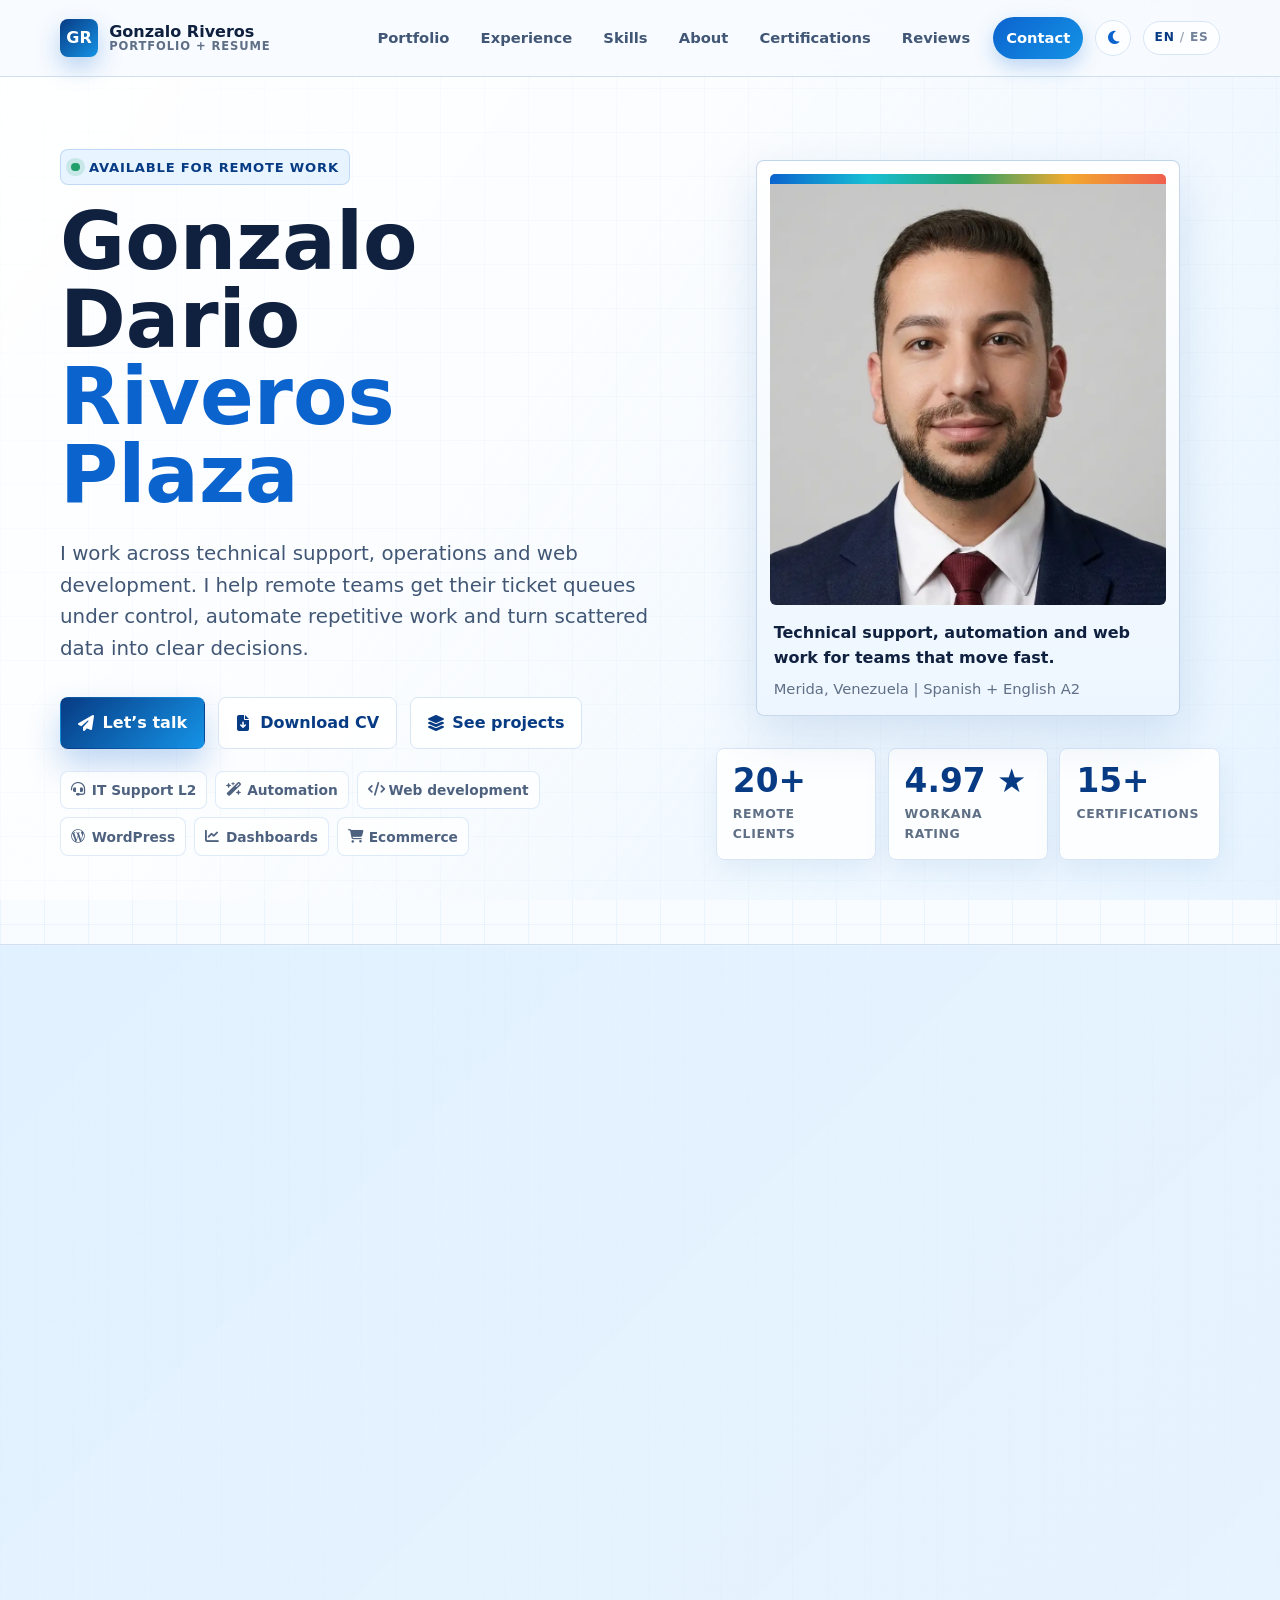
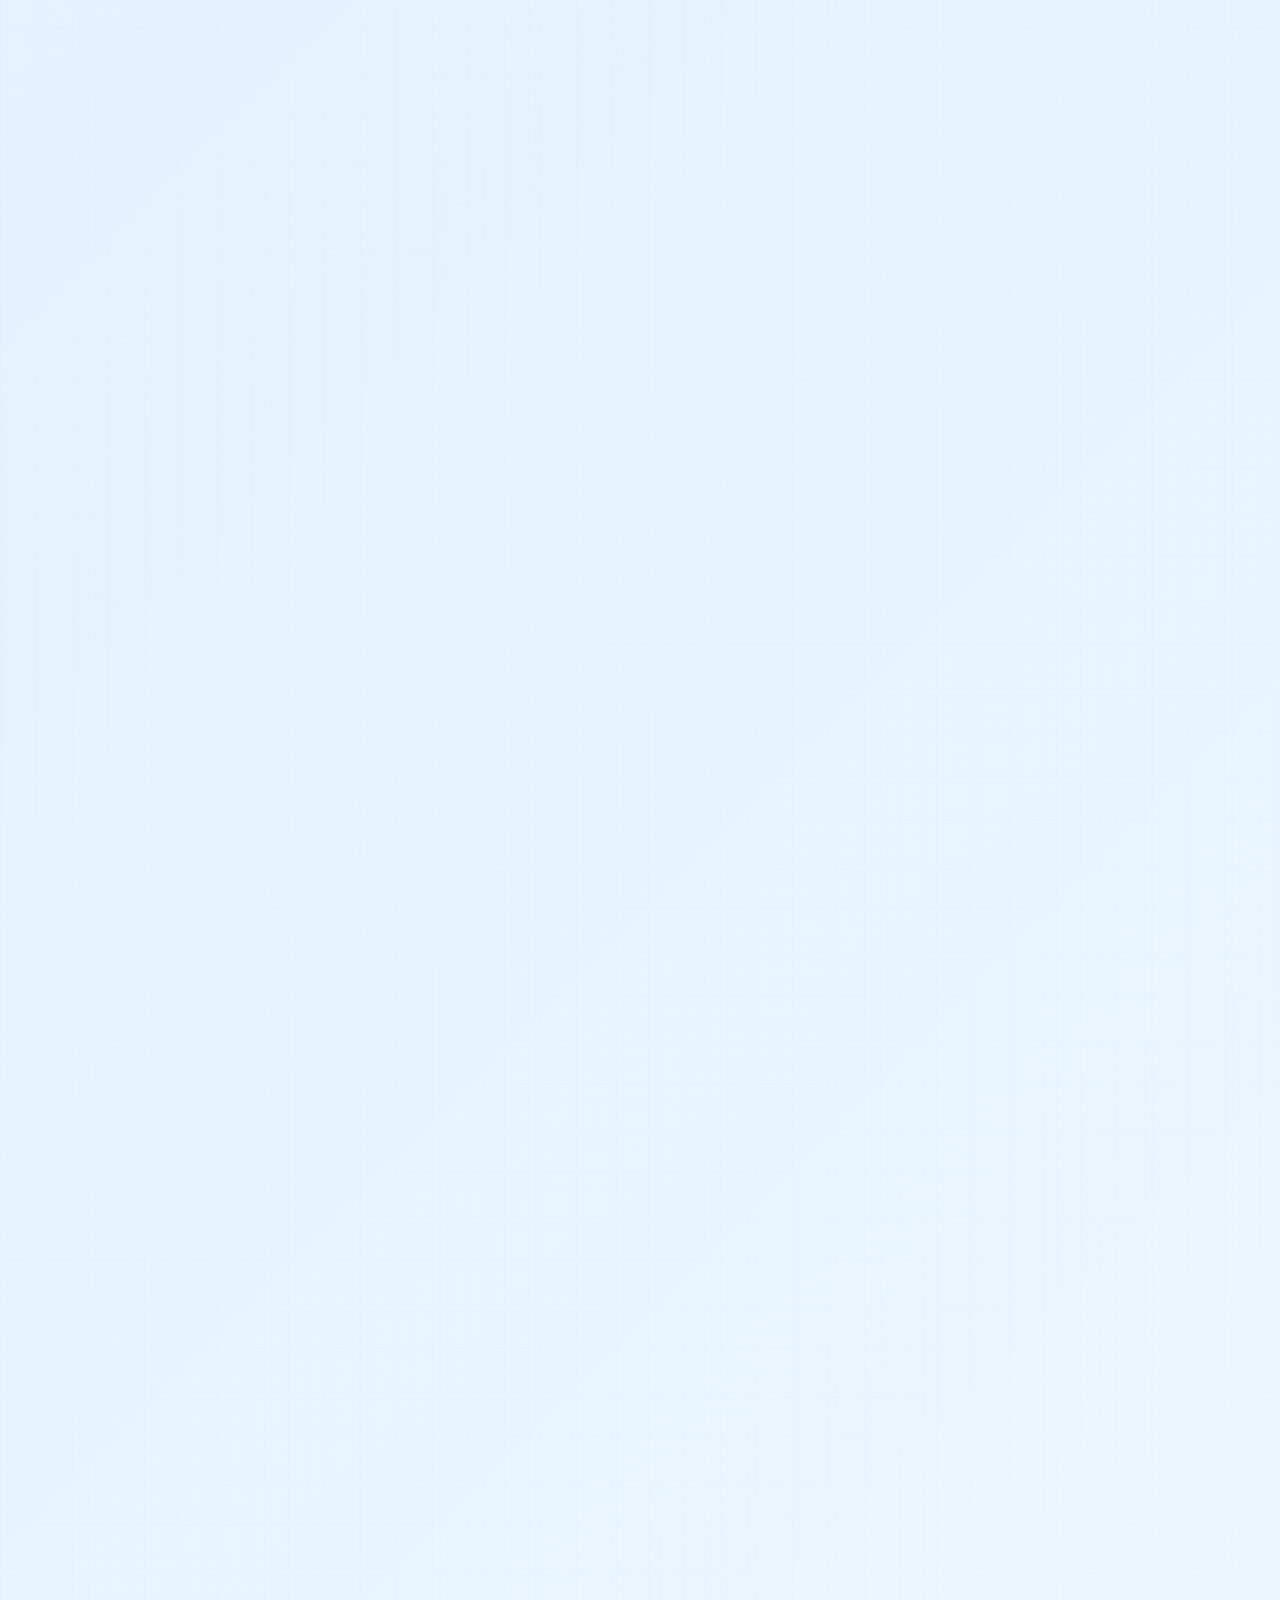
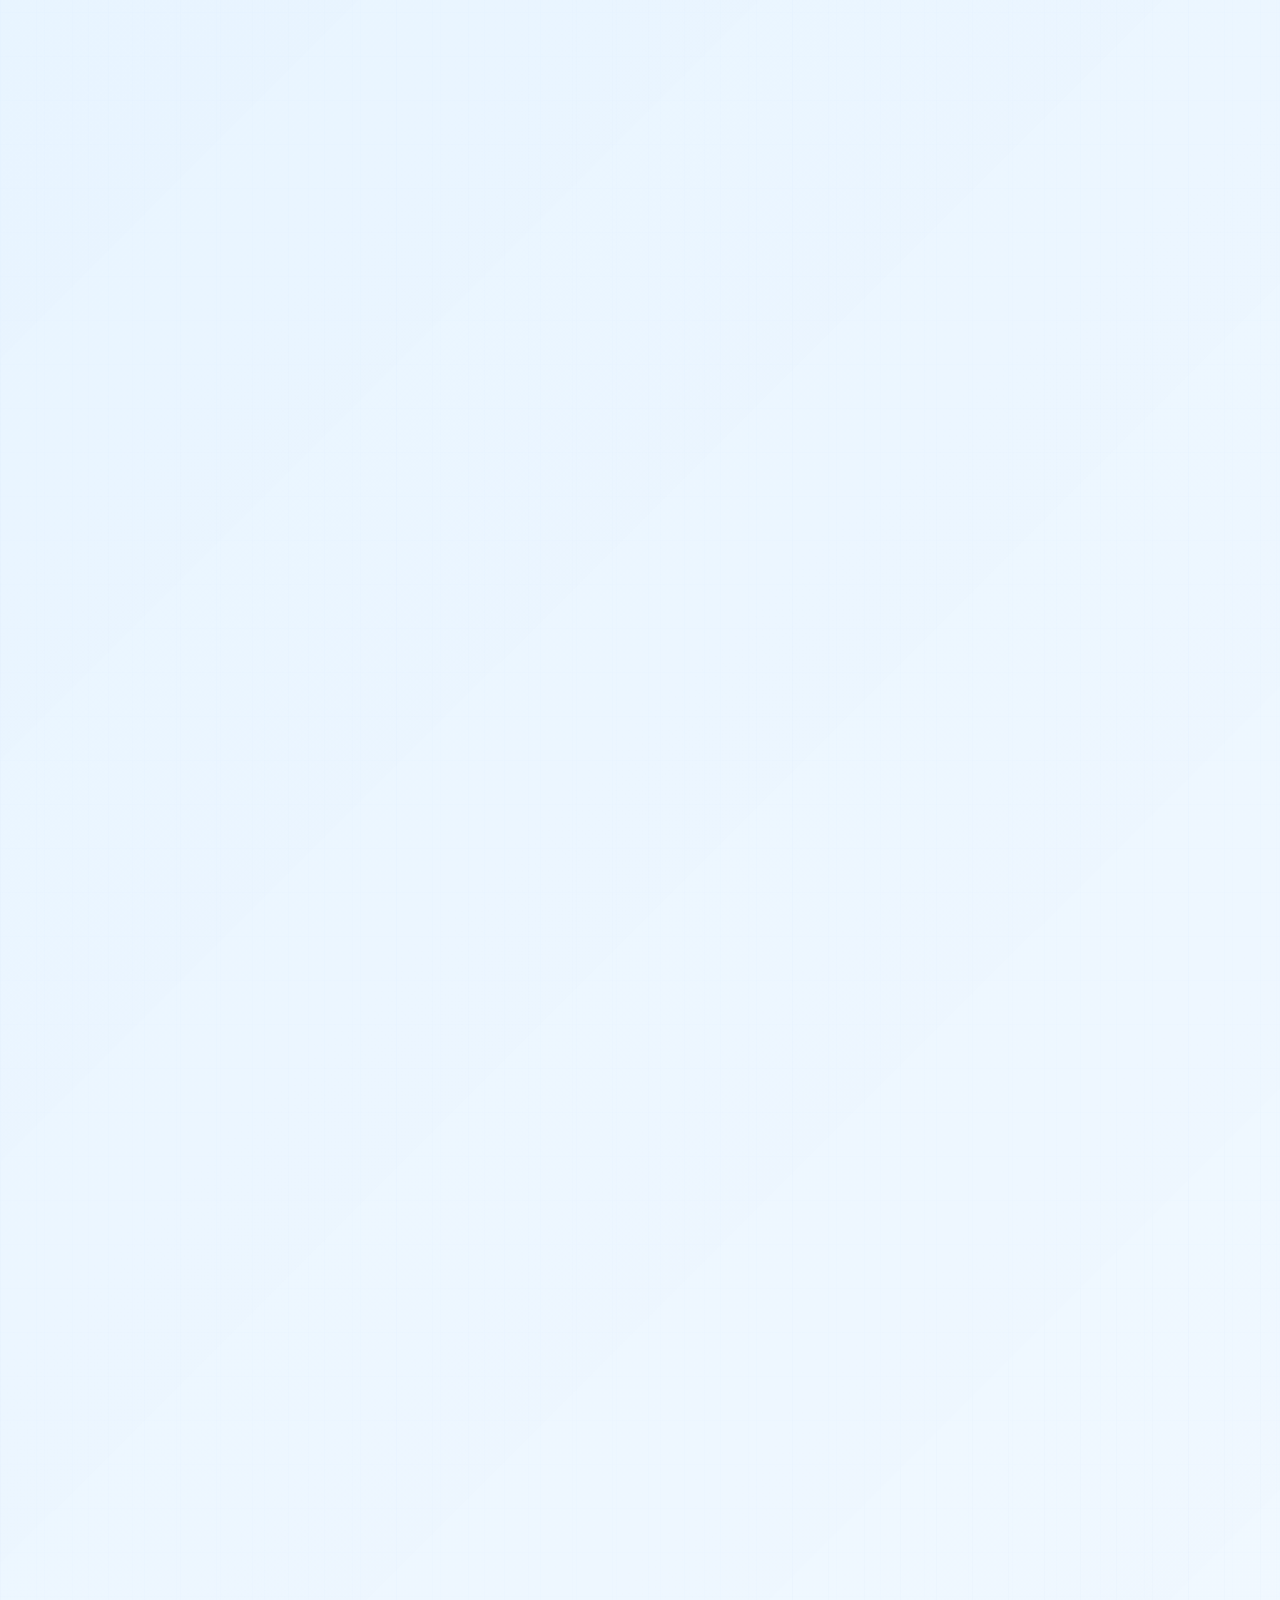
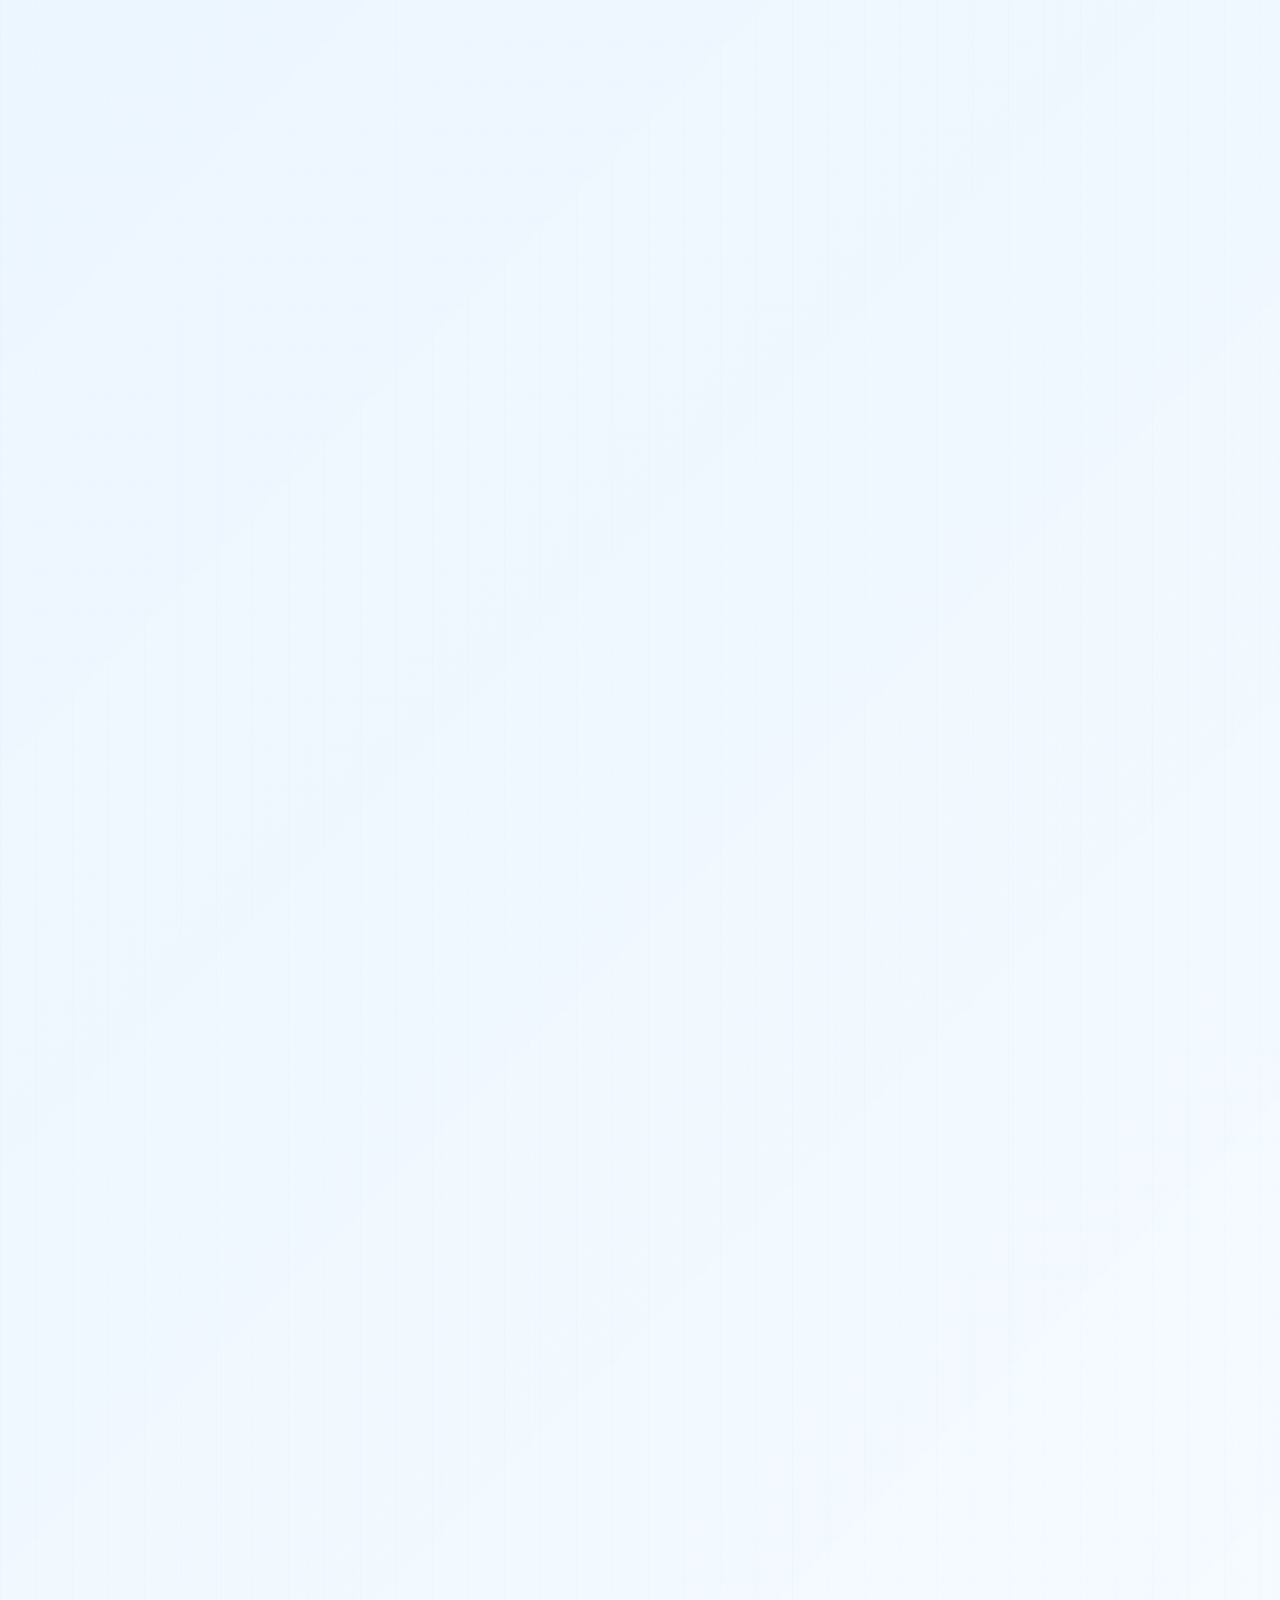
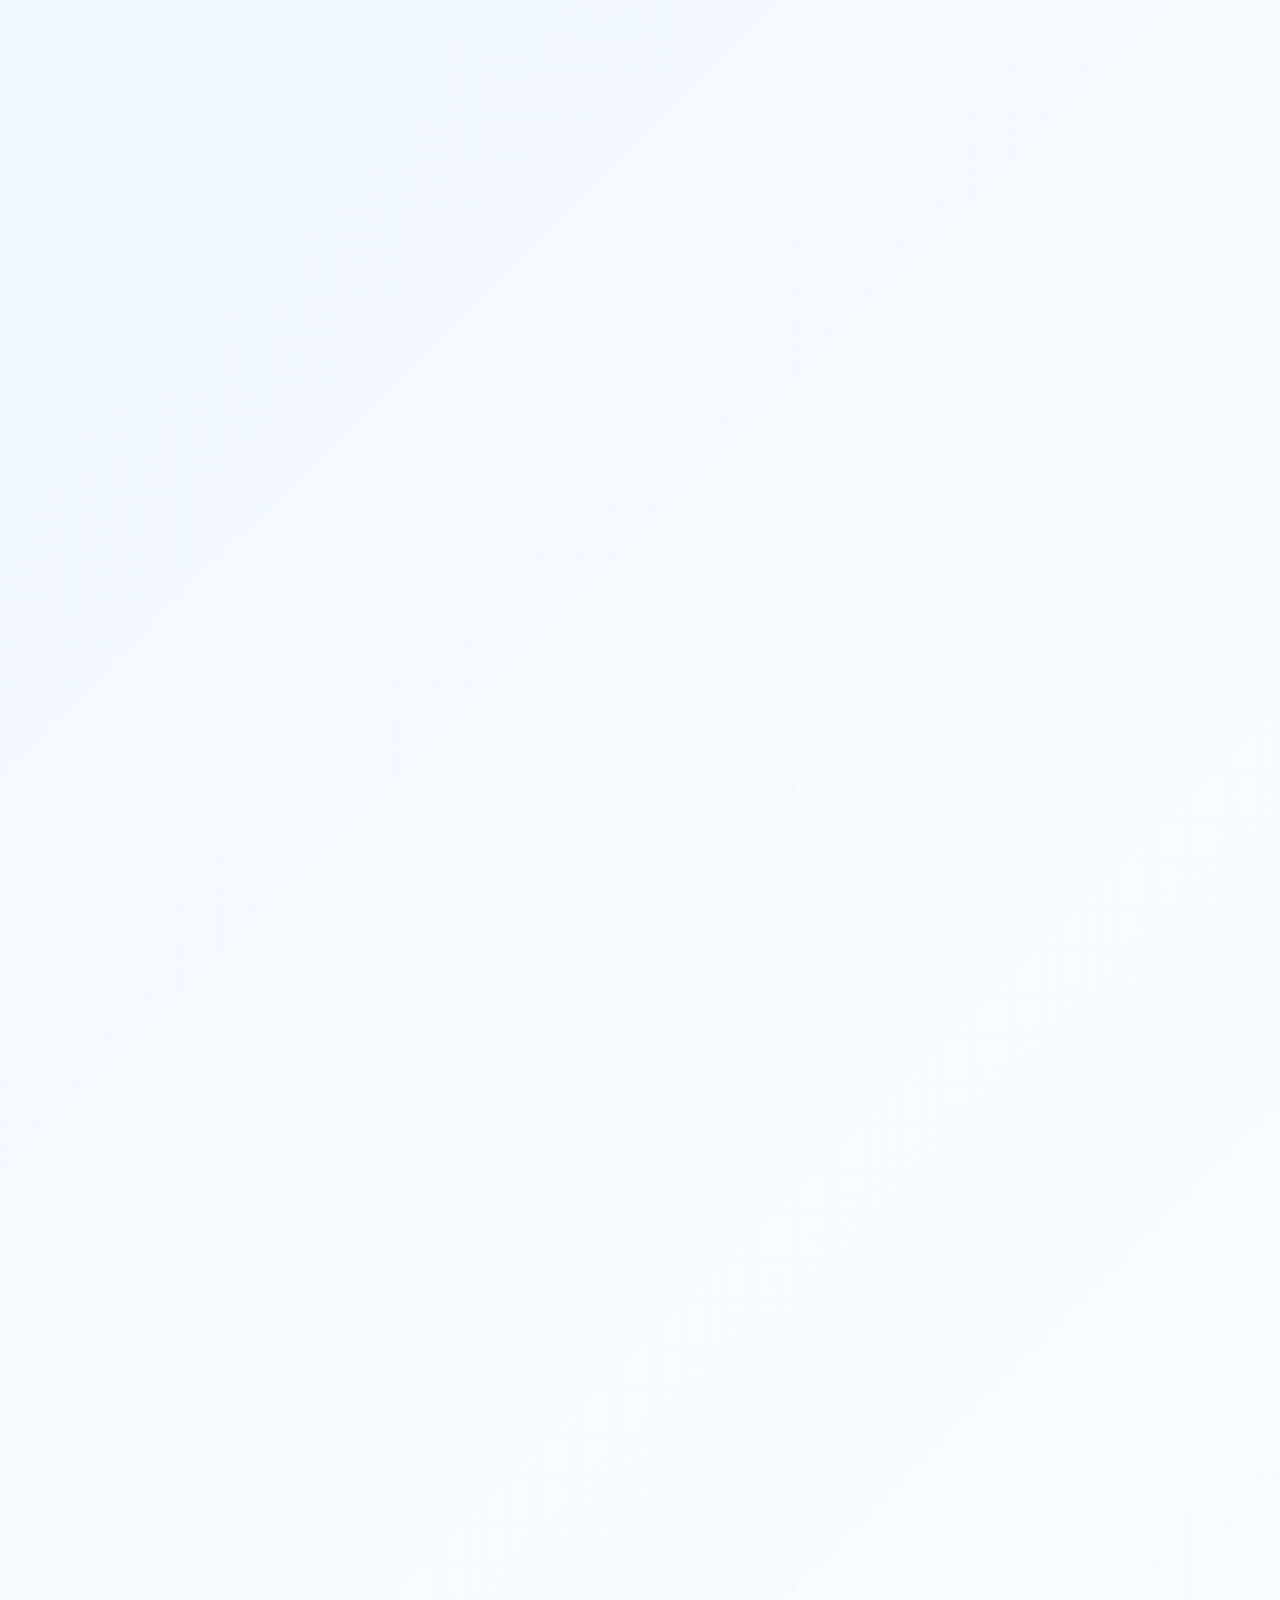
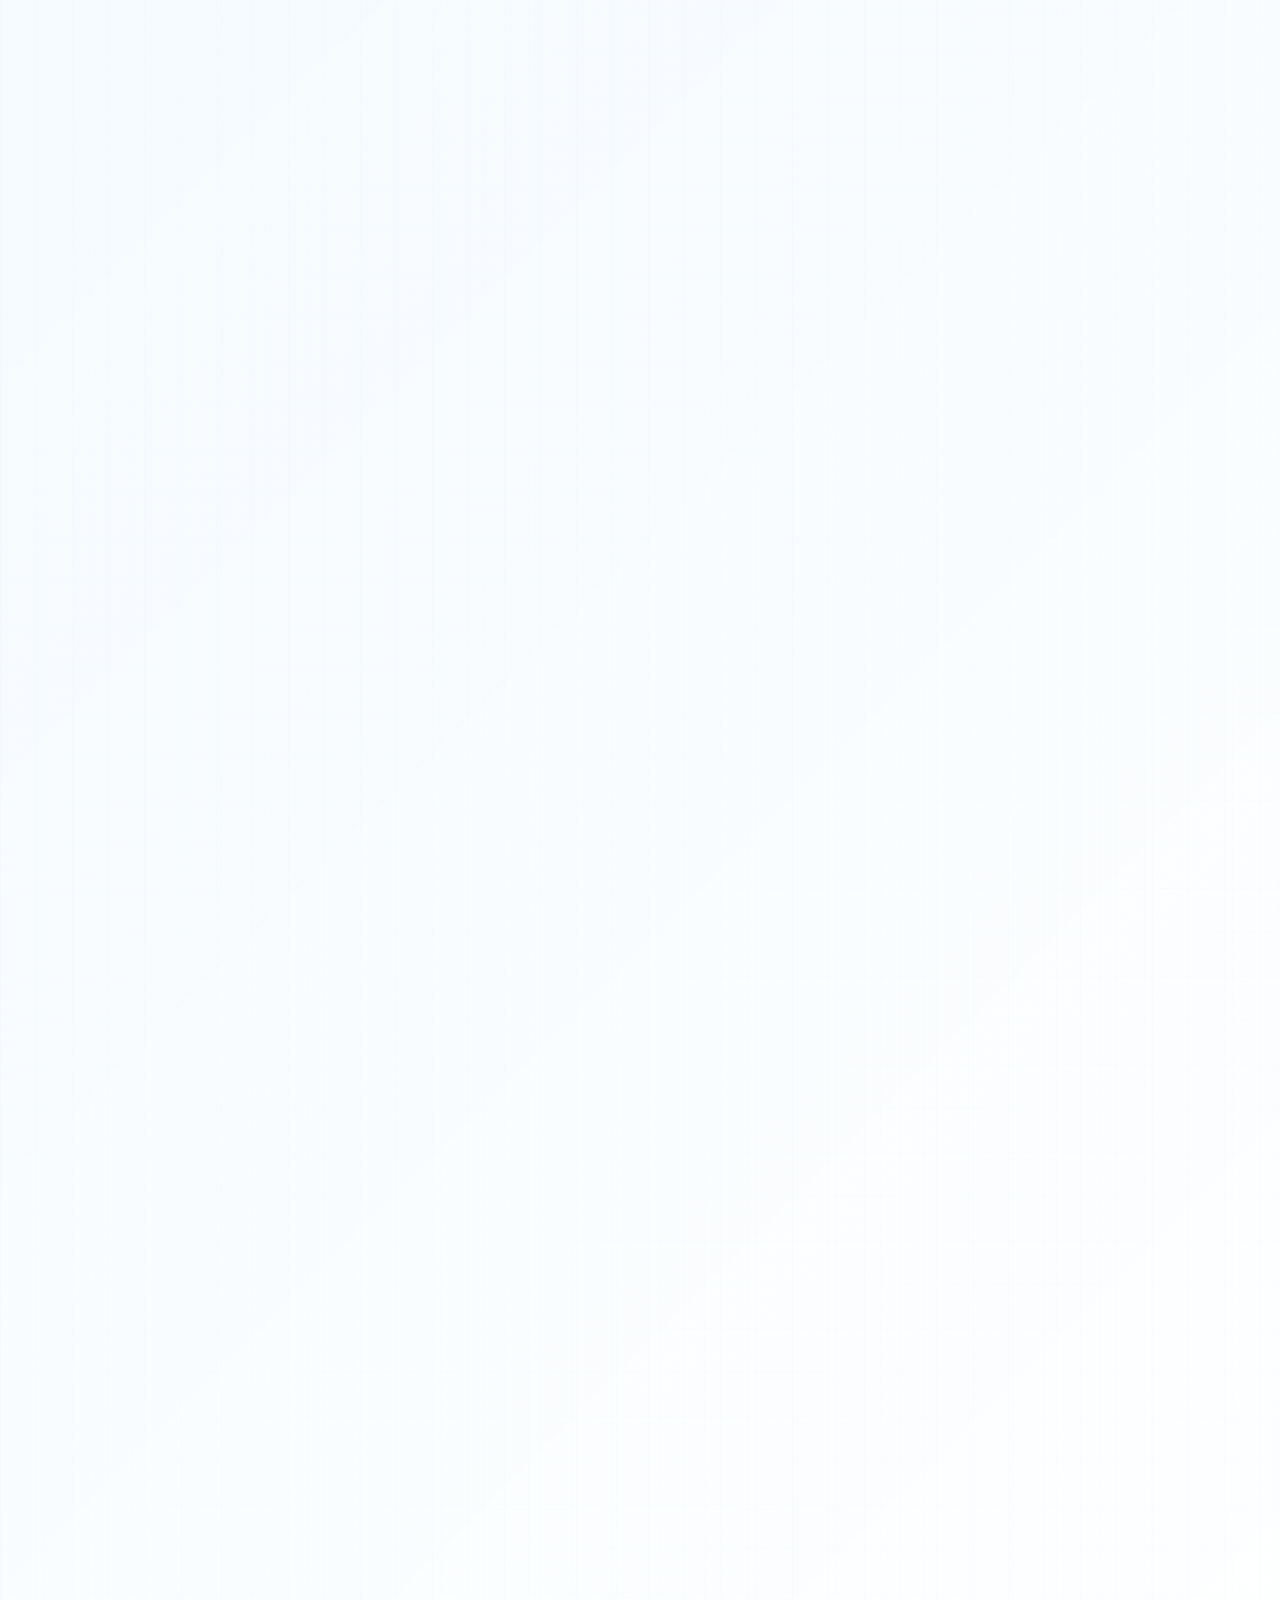
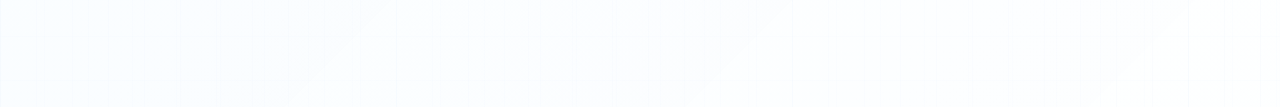
<file: en/index.html>
<!DOCTYPE html>
<html lang="en">

<head>
  <meta charset="UTF-8">
  <meta name="viewport" content="width=device-width, initial-scale=1.0">

  <!-- URL DEL SITIO: si cambias de dominio, actualiza canonical, og:url, hreflang y el JSON-LD de abajo -->
  <link rel="canonical" href="https://darioriverosp.netlify.app/en/">
  <link rel="alternate" hreflang="es" href="https://darioriverosp.netlify.app/">
  <link rel="alternate" hreflang="en" href="https://darioriverosp.netlify.app/en/">
  <link rel="alternate" hreflang="x-default" href="https://darioriverosp.netlify.app/">

  <title>Gonzalo Dario Riveros Plaza | IT Support, Automation &amp; Web Development</title>
  <meta name="description"
    content="Gonzalo Dario Riveros Plaza (Dario Riveros): L2 technical support, workflow automation, operational dashboards, WordPress and web development. Available for remote work from Merida, Venezuela.">
  <meta name="author" content="Gonzalo Dario Riveros Plaza">
  <meta name="robots" content="index, follow, max-image-preview:large, max-snippet:-1">
  <meta name="theme-color" content="#0b63ce">
  <meta name="theme-color" content="#0b1a2f" media="(prefers-color-scheme: dark)">

  <meta property="og:type" content="profile">
  <meta property="og:url" content="https://darioriverosp.netlify.app/en/">
  <meta property="og:site_name" content="Gonzalo Dario Riveros Plaza">
  <meta property="og:title" content="Gonzalo Dario Riveros Plaza | IT Support, Automation &amp; Web Development">
  <meta property="og:description"
    content="L2 technical support, automation, dashboards, WordPress, ecommerce and web development for remote teams.">
  <meta property="og:image" content="https://darioriverosp.netlify.app/images/og-cover-en.jpg">
  <meta property="og:image:width" content="1200">
  <meta property="og:image:height" content="630">
  <meta property="og:image:alt" content="Gonzalo Dario Riveros Plaza — IT Support, Automation and Web Development">
  <meta property="og:locale" content="en_US">
  <meta property="og:locale:alternate" content="es_ES">
  <meta property="profile:first_name" content="Gonzalo Dario">
  <meta property="profile:last_name" content="Riveros Plaza">
  <meta name="twitter:card" content="summary_large_image">
  <meta name="twitter:title" content="Gonzalo Dario Riveros Plaza | IT Support, Automation &amp; Web Development">
  <meta name="twitter:description"
    content="L2 technical support, automation, dashboards, WordPress, ecommerce and web development for remote teams.">
  <meta name="twitter:image" content="https://darioriverosp.netlify.app/images/og-cover-en.jpg">

  <link rel="icon" href="/favicon.svg" type="image/svg+xml">
  <link rel="apple-touch-icon" href="/apple-touch-icon.png">

  <link rel="preconnect" href="https://cdnjs.cloudflare.com" crossorigin>
  <link rel="preload" as="image" href="../images/profile.webp" type="image/webp">
  <link rel="stylesheet" href="https://cdnjs.cloudflare.com/ajax/libs/font-awesome/6.5.2/css/all.min.css"
    referrerpolicy="no-referrer">
  <link rel="stylesheet" href="../styles.css?v=20261126f">

  <script type="application/ld+json">
  {
    "@context": "https://schema.org",
    "@graph": [
      {
        "@type": "Person",
        "@id": "https://darioriverosp.netlify.app/#person",
        "name": "Gonzalo Dario Riveros Plaza",
        "alternateName": [
          "Dario Riveros",
          "Gonzalo Riveros",
          "Dario Riveros Plaza",
          "Gonzalo Riveros Plaza",
          "Gonzalo Dario Riveros"
        ],
        "givenName": "Gonzalo",
        "additionalName": "Dario",
        "familyName": "Riveros Plaza",
        "jobTitle": "IT Support, Automation and Web Development Specialist",
        "description": "L2 technical support, process automation and web development professional. Works remotely with distributed teams on ticket management, operational dashboards, WordPress and ecommerce.",
        "url": "https://darioriverosp.netlify.app/en/",
        "image": "https://darioriverosp.netlify.app/images/profile.webp",
        "email": "mailto:darioriveros19@gmail.com",
        "telephone": "+58-412-311-5063",
        "address": {
          "@type": "PostalAddress",
          "addressLocality": "Merida",
          "addressCountry": "VE"
        },
        "nationality": {
          "@type": "Country",
          "name": "Venezuela"
        },
        "sameAs": [
          "https://www.linkedin.com/in/darioriverosp/",
          "https://github.com/darioriverosp"
        ],
        "knowsLanguage": [
          { "@type": "Language", "name": "Spanish", "alternateName": "es" },
          { "@type": "Language", "name": "English", "alternateName": "en" }
        ],
        "knowsAbout": [
          "L2 Technical Support",
          "Zendesk",
          "Ticket and incident management",
          "SLA and KPI management",
          "Workflow automation",
          "Zapier",
          "WordPress",
          "WooCommerce",
          "Power BI",
          "Advanced Excel",
          "Operational dashboards",
          "Technical SEO",
          "Ecommerce",
          "Front-end web development",
          "HTML",
          "CSS",
          "JavaScript",
          "Astro",
          "Customer support",
          "Remote work"
        ],
        "hasOccupation": {
          "@type": "Occupation",
          "name": "IT Support Specialist",
          "skills": "L2 technical support, Zendesk, workflow automation, Zapier, dashboards, WordPress, ecommerce, web development"
        },
        "alumniOf": [
          {
            "@type": "EducationalOrganization",
            "name": "Computer Engineering studies"
          },
          {
            "@type": "EducationalOrganization",
            "name": "Business Administration studies"
          }
        ],
        "seeks": {
          "@type": "Demand",
          "name": "Remote opportunities in IT support, automation and web development"
        }
      },
      {
        "@type": "ProfilePage",
        "@id": "https://darioriverosp.netlify.app/en/#webpage",
        "url": "https://darioriverosp.netlify.app/en/",
        "name": "Gonzalo Dario Riveros Plaza | IT Support, Automation & Web Development",
        "inLanguage": "en",
        "mainEntity": { "@id": "https://darioriverosp.netlify.app/#person" },
        "about": { "@id": "https://darioriverosp.netlify.app/#person" },
        "isPartOf": { "@id": "https://darioriverosp.netlify.app/#website" }
      },
      {
        "@type": "WebSite",
        "@id": "https://darioriverosp.netlify.app/#website",
        "url": "https://darioriverosp.netlify.app/",
        "name": "Gonzalo Dario Riveros Plaza portfolio",
        "inLanguage": ["es", "en"],
        "publisher": { "@id": "https://darioriverosp.netlify.app/#person" }
      },
      {
        "@type": "ItemList",
        "name": "Projects by Gonzalo Dario Riveros Plaza",
        "itemListOrder": "https://schema.org/ItemListUnordered",
        "numberOfItems": 10,
        "itemListElement": [
          { "@type": "ListItem", "position": 1, "item": { "@type": "CreativeWork", "name": "Blue Mérida", "url": "https://bluemerida.com/", "description": "Smart city guide for Mérida, Venezuela, built as an app: local businesses, services, events and places in one place. It is an installable WebApp (PWA) published on the Play Store.", "creator": { "@id": "https://darioriverosp.netlify.app/#person" } } },
          { "@type": "ListItem", "position": 2, "item": { "@type": "CreativeWork", "name": "SLG · Dota 2", "url": "https://slgteam.netlify.app/", "description": "Performance dashboard for the Sociedad Latina del Gaming clan: rankings, recent form, records and who each player wins with, using STRATZ data.", "creator": { "@id": "https://darioriverosp.netlify.app/#person" } } },
          { "@type": "ListItem", "position": 3, "item": { "@type": "CreativeWork", "name": "Luza Canta", "url": "https://luza-canta.netlify.app/", "description": "Installable karaoke app for your phone: removes the vocals from songs so you can sing with your club.", "creator": { "@id": "https://darioriverosp.netlify.app/#person" } } },
          { "@type": "ListItem", "position": 4, "item": { "@type": "VideoGame", "name": "CanastaMan", "url": "https://darioriverosp.itch.io/canastaman", "description": "Incremental basketball game: shoot hoops, buy upgrades and get scouted from the neighborhood court all the way to the Legends League. Plays in the browser.", "gamePlatform": "Web browser", "genre": "Sports", "creator": { "@id": "https://darioriverosp.netlify.app/#person" } } },
          { "@type": "ListItem", "position": 5, "item": { "@type": "CreativeWork", "name": "EG Solutions", "url": "https://egsolutions.net/", "description": "Corporate site for a Venezuelan engineering firm covering civil works, HVAC and facility maintenance, with a quote request form.", "creator": { "@id": "https://darioriverosp.netlify.app/#person" } } },
          { "@type": "ListItem", "position": 6, "item": { "@type": "CreativeWork", "name": "PayJoy Support DB", "url": "https://payjoydbdario.netlify.app/", "description": "Knowledge base for L2 support: hard reset guides by brand, reply templates and escalations in a single panel.", "creator": { "@id": "https://darioriverosp.netlify.app/#person" } } },
          { "@type": "ListItem", "position": 7, "item": { "@type": "CreativeWork", "name": "Chat Line Guide", "url": "https://www.chatlineguide.com/", "description": "Review directory with navigation by category and city, an integrated blog and downloadable resources.", "creator": { "@id": "https://darioriverosp.netlify.app/#person" } } },
          { "@type": "ListItem", "position": 8, "item": { "@type": "CreativeWork", "name": "Insecta & Reptilia", "url": "https://insectareptilia.netlify.app/", "description": "Catalog for a reptile breeder in Venezuela and Colombia: each animal listed with code, sex, weight and hatch date, with orders via WhatsApp.", "creator": { "@id": "https://darioriverosp.netlify.app/#person" } } },
          { "@type": "ListItem", "position": 9, "item": { "@type": "CreativeWork", "name": "Elite Villagers", "url": "https://elitevillagers.netlify.app/", "description": "Recruitment landing page for a content creator agency, with an application form.", "creator": { "@id": "https://darioriverosp.netlify.app/#person" } } },
          { "@type": "ListItem", "position": 10, "item": { "@type": "CreativeWork", "name": "Oriana", "url": "https://orianagirlfriend.netlify.app/", "description": "Single-page interactive web experience: synced audio, scroll animations and micro-interactions.", "creator": { "@id": "https://darioriverosp.netlify.app/#person" } } }
        ]
      }
    ]
  }
  </script>
  <script>try{var t=localStorage.getItem("theme");if(t==="dark"||t==="light")document.documentElement.setAttribute("data-theme",t)}catch(e){}</script>
</head>

<body>
  <a class="skip-link" href="#main">Skip to content</a>

  <header class="site-header">
    <nav class="nav container" aria-label="Main menu">
      <a class="brand" href="#" aria-label="Inicio">
        <span class="brand-mark" aria-hidden="true">GR</span>
        <span class="brand-name">
          Gonzalo Riveros
          <small>Portfolio + Resume</small>
        </span>
      </a>

      <button class="menu-button" id="menuButton" type="button" aria-label="Open menu" aria-expanded="false"
        aria-controls="navLinks">
        <span class="menu-icon" aria-hidden="true"><span></span><span></span><span></span></span>
      </button>

      <div class="nav-links" id="navLinks">
        <a href="#portfolio">Portfolio</a>
        <a href="#experience">Experience</a>
        <a href="#skills">Skills</a>
        <a href="#about">About</a>
        <a href="#certifications">Certifications</a>
        <a href="#reviews">Reviews</a>
        <a href="#contact" class="nav-cta">Contact</a>
        <button class="theme-toggle" id="themeToggle" type="button" aria-pressed="false" data-to-dark="Switch to dark mode" data-to-light="Switch to light mode" aria-label="Switch to dark mode"><i class="fa-solid fa-moon" aria-hidden="true"></i></button>
        <a class="lang-switch" href="../" hreflang="es" lang="es" aria-label="Ver en español"><span class="lang-now" aria-hidden="true">EN</span><span class="lang-to">ES</span></a>
      </div>
    </nav>
  </header>

  <div class="nav-scrim" id="navScrim" aria-hidden="true"></div>

  <main id="main">
    <section class="hero container">
      <div class="hero-grid">
        <div data-reveal>
          <span class="eyebrow">Available for remote work</span>
          <h1><span class="name-first">Gonzalo Dario</span> <span>Riveros Plaza</span></h1>
          <p class="hero-copy">
            I work across technical support, operations and web development. I help remote teams get their ticket queues under control, automate repetitive work and turn scattered data into clear decisions.
          </p>

          <div class="hero-actions">
            <a class="button button-primary" href="#contact"><i class="fa-solid fa-paper-plane icon"
                aria-hidden="true"></i>Let’s talk</a>
            <a class="button button-ghost" href="../cv_ats_gonzalo_riveros.pdf" target="_blank" rel="noopener"><i
                class="fa-solid fa-file-arrow-down icon" aria-hidden="true"></i>Download CV</a>
            <a class="button button-ghost" href="#portfolio"><i class="fa-solid fa-layer-group icon"
                aria-hidden="true"></i>See projects</a>
          </div>

          <div class="quick-stack" aria-label="Specialties">
            <span><i class="fa-solid fa-headset icon" aria-hidden="true"></i>IT Support L2</span>
            <span><i class="fa-solid fa-wand-magic-sparkles icon" aria-hidden="true"></i>Automation</span>
            <span><i class="fa-solid fa-code icon" aria-hidden="true"></i>Web development</span>
            <span><i class="fa-brands fa-wordpress-simple icon" aria-hidden="true"></i>WordPress</span>
            <span><i class="fa-solid fa-chart-line icon" aria-hidden="true"></i>Dashboards</span>
            <span><i class="fa-solid fa-cart-shopping icon" aria-hidden="true"></i>Ecommerce</span>
          </div>
        </div>

        <div class="hero-visual" data-reveal>
          <figure class="portrait-panel">
            <img src="../images/profile.webp" alt="Portrait of Gonzalo Riveros" width="720" height="790"
              fetchpriority="high" decoding="async">
            <figcaption class="portrait-caption">
              <strong>Technical support, automation and web work for teams that move fast.</strong>
              <span>Merida, Venezuela | Spanish + English A2</span>
            </figcaption>
          </figure>

          <div class="signal-grid" aria-label="Métricas profesionales">
            <div class="signal">
              <strong>20+</strong>
              <span>remote clients</span>
            </div>
            <div class="signal">
              <strong>4.97 ★</strong>
              <span>Workana rating</span>
            </div>
            <div class="signal">
              <strong>15+</strong>
              <span>certifications</span>
            </div>
          </div>
        </div>
      </div>
    </section>

    <section class="section section-band" id="portfolio">
      <div class="container">
        <div class="portfolio-top" data-reveal>
          <div class="section-heading" style="margin-bottom: 0">
            <span class="kicker">Portfolio · WordPress, ecommerce and dashboards</span>
            <h2>Projects that show how I work.</h2>
            <p>Websites, dashboards, automations and mobile products shipped to real users.</p>
          </div>

          <div class="filter-bar" role="group" aria-label="Filtrar portafolio">
            <button class="filter-btn is-active" type="button" data-filter="all" aria-pressed="true">All</button>
            <button class="filter-btn" type="button" data-filter="web" aria-pressed="false">Web</button>
            <button class="filter-btn" type="button" data-filter="dashboard" aria-pressed="false">Dashboards</button>
            <button class="filter-btn" type="button" data-filter="mobile" aria-pressed="false">Mobile</button>
            <button class="filter-btn" type="button" data-filter="game" aria-pressed="false">Games</button>
            <button class="filter-btn" type="button" data-filter="special" aria-pressed="false">Special</button>
          </div>
        </div>

        <div class="project-grid" id="portfolioGrid">
          <article class="project-card project-featured" data-category="mobile" data-reveal>
            <a class="project-thumb" href="https://bluemerida.com/" target="_blank" rel="noopener" tabindex="-1" aria-hidden="true">
              <img class="project-media" src="../images/bluemerida.webp" alt="Blue Mérida home screen with events, promotions and categories" width="800" height="450"
                loading="lazy" decoding="async">
            </a>
            <div class="project-body">
              <div class="project-meta"><span class="badge badge-featured">Featured project</span><span class="badge" style="--badge-bg: #dff0ff; --badge-ink: #0057c2">Mobile</span></div>
              <h3>Blue Mérida</h3>
              <p>Smart city guide for Mérida, Venezuela, built as an app: local businesses, services, events and places in one place. It is an installable WebApp (PWA) published on the Play Store.</p>
              <ul class="project-points"><li>Business directory by category with an interactive map</li><li>Up-to-date events and promotions, with saved favorites</li><li>Paid plans so local businesses can be listed</li></ul>
              <div class="tags"><span>React</span><span>Supabase</span><span>Lovable</span><span>PWA</span><span>Play Store</span></div>
              <a class="project-link" href="https://bluemerida.com/" target="_blank" rel="noopener">View Blue Mérida</a>
            </div>
          </article>

          <article class="project-card" data-category="dashboard" data-reveal>
            <a class="project-thumb" href="https://slgteam.netlify.app/" target="_blank" rel="noopener" tabindex="-1" aria-hidden="true">
              <img class="project-media" src="../images/slg.webp" alt="Preview of SLG · Dota 2" width="800" height="450"
                loading="lazy" decoding="async">
            </a>
            <div class="project-body">
              <span class="badge" style="--badge-bg: #eee8ff; --badge-ink: #513cc4">Dashboards</span>
              <h3>SLG · Dota 2</h3>
              <p>Performance dashboard for the Sociedad Latina del Gaming clan: rankings, recent form, records and who each player wins with, using STRATZ data.</p>
              <div class="tags"><span>Astro</span><span>API STRATZ</span><span>JavaScript</span></div>
              <a class="project-link" href="https://slgteam.netlify.app/" target="_blank" rel="noopener">View project</a>
            </div>
          </article>

          <article class="project-card" data-category="mobile" data-reveal>
            <a class="project-thumb" href="https://luza-canta.netlify.app/" target="_blank" rel="noopener" tabindex="-1" aria-hidden="true">
              <img class="project-media" src="../images/luzacanta.webp" alt="Preview of Luza Canta" width="800" height="450"
                loading="lazy" decoding="async">
            </a>
            <div class="project-body">
              <span class="badge" style="--badge-bg: #dff0ff; --badge-ink: #0057c2">Mobile</span>
              <h3>Luza Canta</h3>
              <p>Installable karaoke app for your phone: removes the vocals from songs so you can sing with your club.</p>
              <div class="tags"><span>Astro</span><span>PWA</span><span>Audio web</span></div>
              <a class="project-link" href="https://luza-canta.netlify.app/" target="_blank" rel="noopener">View project</a>
            </div>
          </article>

          <article class="project-card" data-category="game" data-reveal>
            <a class="project-thumb" href="https://darioriverosp.itch.io/canastaman" target="_blank" rel="noopener" tabindex="-1" aria-hidden="true">
              <img class="project-media" src="../images/canastaman.webp" alt="CanastaMan match on the Halcones court" width="800" height="450"
                loading="lazy" decoding="async">
            </a>
            <div class="project-body">
              <span class="badge" style="--badge-bg: #fff0e0; --badge-ink: #b4530a">Video game</span>
              <h3>CanastaMan</h3>
              <p>Incremental basketball game: shoot hoops, buy upgrades and get scouted from the neighborhood court all the way to the Legends League. Plays in the browser.</p>
              <div class="tags"><span>HTML5</span><span>JavaScript</span><span>itch.io</span></div>
              <a class="project-link" href="https://darioriverosp.itch.io/canastaman" target="_blank" rel="noopener">Play on itch.io</a>
            </div>
          </article>

          <article class="project-card" data-category="web" data-reveal>
            <a class="project-thumb" href="https://egsolutions.net/" target="_blank" rel="noopener" tabindex="-1" aria-hidden="true">
              <img class="project-media" src="../images/egsolutions.webp" alt="Preview of EG Solutions" width="800" height="450"
                loading="lazy" decoding="async">
            </a>
            <div class="project-body">
              <span class="badge">Web development</span>
              <h3>EG Solutions</h3>
              <p>Corporate site for a Venezuelan engineering firm covering civil works, HVAC and facility maintenance, with a quote request form.</p>
              <div class="tags"><span>HTML</span><span>CSS</span><span>JavaScript</span><span>SEO</span></div>
              <a class="project-link" href="https://egsolutions.net/" target="_blank" rel="noopener">View project</a>
            </div>
          </article>

          <article class="project-card" data-category="dashboard" data-reveal>
            <a class="project-thumb" href="https://payjoydbdario.netlify.app/" target="_blank" rel="noopener" tabindex="-1" aria-hidden="true">
              <img class="project-media" src="../images/payjoydb.webp" alt="Preview of PayJoy Support DB" width="800" height="450"
                loading="lazy" decoding="async">
            </a>
            <div class="project-body">
              <span class="badge" style="--badge-bg: #eee8ff; --badge-ink: #513cc4">Dashboards</span>
              <h3>PayJoy Support DB</h3>
              <p>Knowledge base for L2 support: hard reset guides by brand, reply templates and escalations in a single panel.</p>
              <div class="tags"><span>HTML</span><span>CSS</span><span>JavaScript</span></div>
              <a class="project-link" href="https://payjoydbdario.netlify.app/" target="_blank" rel="noopener">View project</a>
            </div>
          </article>

          <article class="project-card" data-category="web" data-reveal>
            <a class="project-thumb" href="https://www.chatlineguide.com/" target="_blank" rel="noopener" tabindex="-1" aria-hidden="true">
              <img class="project-media" src="../images/chatlineguide.webp" alt="Preview of Chat Line Guide" width="800" height="450"
                loading="lazy" decoding="async">
            </a>
            <div class="project-body">
              <span class="badge">Web development</span>
              <h3>Chat Line Guide</h3>
              <p>Review directory with navigation by category and city, an integrated blog and downloadable resources.</p>
              <div class="tags"><span>WordPress</span><span>PHP</span><span>MySQL</span></div>
              <a class="project-link" href="https://www.chatlineguide.com/" target="_blank" rel="noopener">View project</a>
            </div>
          </article>

          <article class="project-card" data-category="web" data-reveal>
            <a class="project-thumb" href="https://insectareptilia.netlify.app/" target="_blank" rel="noopener" tabindex="-1" aria-hidden="true">
              <img class="project-media" src="../images/insecta.webp" alt="Preview of Insecta &amp; Reptilia" width="800" height="450"
                loading="lazy" decoding="async">
            </a>
            <div class="project-body">
              <span class="badge">Web development</span>
              <h3>Insecta &amp; Reptilia</h3>
              <p>Catalog for a reptile breeder in Venezuela and Colombia: each animal listed with code, sex, weight and hatch date, with orders via WhatsApp.</p>
              <div class="tags"><span>HTML</span><span>CSS</span><span>JavaScript</span></div>
              <a class="project-link" href="https://insectareptilia.netlify.app/" target="_blank" rel="noopener">View project</a>
            </div>
          </article>

          <article class="project-card" data-category="web" data-reveal>
            <a class="project-thumb" href="https://elitevillagers.netlify.app/" target="_blank" rel="noopener" tabindex="-1" aria-hidden="true">
              <img class="project-media" src="../images/elitevillagers.webp" alt="Preview of Elite Villagers" width="800" height="450"
                loading="lazy" decoding="async">
            </a>
            <div class="project-body">
              <span class="badge">Web development</span>
              <h3>Elite Villagers</h3>
              <p>Recruitment landing page for a content creator agency, with an application form.</p>
              <div class="tags"><span>HTML</span><span>CSS</span><span>JavaScript</span></div>
              <a class="project-link" href="https://elitevillagers.netlify.app/" target="_blank" rel="noopener">View project</a>
            </div>
          </article>

          <article class="project-card" data-category="special" data-reveal>
            <a class="project-thumb" href="https://orianagirlfriend.netlify.app/" target="_blank" rel="noopener" tabindex="-1" aria-hidden="true">
              <img class="project-media" src="../images/oriana.webp" alt="Preview of Oriana" width="800" height="450"
                loading="lazy" decoding="async">
            </a>
            <div class="project-body">
              <span class="badge" style="--badge-bg: #ffe8ed; --badge-ink: #b8325d">Special</span>
              <h3>Oriana</h3>
              <p>Single-page interactive web experience: synced audio, scroll animations and micro-interactions.</p>
              <div class="tags"><span>HTML</span><span>CSS</span><span>JavaScript</span></div>
              <a class="project-link" href="https://orianagirlfriend.netlify.app/" target="_blank" rel="noopener">View project</a>
            </div>
          </article>
        </div>
      </div>
    </section>

    <section class="section" id="experience">
      <div class="container">
        <div class="section-heading" data-reveal>
          <span class="kicker">Experience in technical support and remote operations</span>
          <h2>Hands-on experience in support, automation and digital operations.</h2>
        </div>

        <div class="timeline">
          <article class="role" data-reveal>
            <span class="role-marker" style="--accent: var(--blue-700)" aria-hidden="true"></span>
            <div class="role-card">
              <div class="role-top">
                <div>
                  <h3><a href="https://www.payjoy.com/" target="_blank" rel="noopener">PayJoy LLC</a></h3>
                  <p class="meta">IT Support Consultant | Remote</p>
                </div>
                <span class="date">Jan 2026 - Jun 2026</span>
              </div>
              <ul>
                <li>Critical technical support in <strong>Zendesk</strong>: ticket and incident management guaranteeing <strong>SLAs</strong>, <strong>KPIs</strong> and operational continuity.</li>
                <li>Key <strong>process automation</strong> with scripts and macros for Samsung Enrollment and payment reconciliation.</li>
                <li>Operational monitoring with <strong>advanced Excel</strong> and <strong>Power BI</strong> dashboards to cut review times.
                </li>
              <li>System error <strong>troubleshooting</strong> and <strong>technical escalations</strong> as the liaison with LATAM Engineering.
                </li>
              </ul>
            </div>
          </article>

          <article class="role" data-reveal>
            <span class="role-marker" style="--accent: var(--green)" aria-hidden="true"></span>
            <div class="role-card">
              <div class="role-top">
                <div>
                  <h3><a href="https://pistachogames.com/" target="_blank" rel="noopener">Pistachogames</a></h3>
                  <p class="meta">Customer Support Representative | Remote</p>
                </div>
                <span class="date">Jul 2025 - Jan 2026</span>
              </div>
              <ul>
                <li><strong>24/7 customer support</strong> via live chat and email for digital platform users.
                </li>
                <li>Efficient handling of account, payment and withdrawal incidents with a focus on customer satisfaction.
                </li>
                <li>Response time cut to <strong>under 3 minutes</strong>, improving retention.</li>
                <li>Sustained high satisfaction, follow-up and resolution across omnichannel support.</li>
              </ul>
            </div>
          </article>

          <article class="role" data-reveal>
            <span class="role-marker" style="--accent: var(--gold)" aria-hidden="true"></span>
            <div class="role-card">
              <div class="role-top">
                <div>
                  <h3><a href="https://pcracing.pro/" target="_blank" rel="noopener">KD Technology SLU</a></h3>
                  <p class="meta">IT Support Specialist | Remote</p>
                </div>
                <span class="date">Jan 2025 - Jul 2025</span>
              </div>
              <ul>
                <li>Resolved over <strong>20 daily tickets</strong> in <strong>IT Support</strong> with high satisfaction scores.</li>
                <li>Ecommerce platform management: <strong>WooCommerce</strong>, <strong>Prestashop</strong>, Amazon, PcComponentes, Miravia and Carrefour.</li>
                <li>Incident resolution time reduced by <strong>20%</strong> through process improvements.</li>
                <li>Continuous improvement of customer experience, retention and after-sales support.</li>
              </ul>
            </div>
          </article>

          <article class="role" data-reveal>
            <span class="role-marker" style="--accent: var(--coral)" aria-hidden="true"></span>
            <div class="role-card">
              <div class="role-top">
                <div>
                  <h3><a href="https://www.invictabp.com/" target="_blank" rel="noopener">Invicta Business Partners
                      LLC</a></h3>
                  <p class="meta">Digital Marketing Specialist | Remote</p>
                </div>
                <span class="date">Mar 2024 - Jan 2025</span>
              </div>
              <ul>
                <li>Managed 30 social media accounts simultaneously with <strong>Metricool</strong> plus content planning.</li>
                <li>Engagement up <strong>15%</strong> through data-driven digital marketing strategies.</li>
                <li>Content scheduling automation with <strong>Metricool</strong>, saving more than <strong>10 hours per week</strong>.</li>
                <li>Metrics analysis and campaign optimization to improve ROI and performance.</li>
              </ul>
            </div>
          </article>

          <article class="role" data-reveal>
            <span class="role-marker" style="--accent: var(--violet)" aria-hidden="true"></span>
            <div class="role-card">
              <div class="role-top">
                <div>
                  <h3><a href="https://book.lvlty.com/" target="_blank" rel="noopener">LVLTY LLC</a></h3>
                  <p class="meta">WordPress Developer | Remote</p>
                </div>
                <span class="date">Nov 2022 - Jul 2023</span>
              </div>
              <ul>
                <li>Development and optimization of listing systems and web platforms on <strong>WordPress</strong>.</li>
                <li>Management and integration of <strong>Airbnb</strong>, Vrbo, <strong>Hostaway</strong>, WordPress and <strong>Monday</strong> into a single operational workflow.</li>
                <li>Workflow automation and cross-platform integration with <strong>Zapier</strong>, cutting recurring manual tasks.</li>
                <li>Technical and structural <strong>SEO</strong> to improve site visibility and indexing.</li>
              </ul>
            </div>
          </article>

          <article class="role" data-reveal>
            <span class="role-marker" style="--accent: var(--cyan)" aria-hidden="true"></span>
            <div class="role-card">
              <div class="role-top">
                <div>
                  <h3><a href="https://www.workana.com/" target="_blank" rel="noopener">WORKANA LLC</a></h3>
                  <p class="meta">Freelance Virtual Assistant | Remote</p>
                </div>
                <span class="date">Jan 2020 - Jun 2026</span>
              </div>
              <ul>
                <li>Remote work with over <strong>20 international clients</strong> in virtual assistance, web development and digital operations.</li>
                <li>Design, development and maintenance of websites with <strong>WordPress</strong>, HTML5, CSS3 and JavaScript.</li>
                <li>Web performance optimization and <strong>on-page SEO</strong>, growing organic traffic by up to 10%.</li>
                <li>Email marketing campaigns with <strong>Mailchimp</strong>, raising open rates by +10%.</li>
                <li>Consistent <strong>5-star rating</strong> on freelance platforms and results-oriented service.
                </li>
              </ul>
            </div>
          </article>

          <article class="role" data-reveal>
            <span class="role-marker" style="--accent: var(--blue-500)" aria-hidden="true"></span>
            <div class="role-card">
              <div class="role-top">
                <div>
                  <h3><a href="https://chatcenter.net/" target="_blank" rel="noopener">ChatCenter Services</a></h3>
                  <p class="meta">Data Entry and Support Operator | Remote</p>
                </div>
                <span class="date">Oct 2019 - Oct 2020</span>
              </div>
              <ul>
                <li>Chat support for a decentralized crowdchat-style platform.</li>
                <li>Communication between users and companies in a <strong>100% digital</strong> environment.</li>
                <li>Data entry and organization with a consistent 5-star rating.</li>
              </ul>
            </div>
          </article>
        </div>
      </div>
    </section>

    <section class="section section-band" id="skills">
      <div class="container">
        <div class="section-heading center" data-reveal>
          <span class="kicker">Skills · IT support, automation and web development</span>
          <h2>Areas where I can step in fast and add value without noise.</h2>
          <p>Support, automation, web and operational marketing — focused on solving, measuring and improving.</p>
        </div>

        <div class="focus-grid">
          <article class="skill-card" style="--accent: var(--blue-700)" data-reveal>
            <i class="fa-solid fa-gauge-high skill-icon" aria-hidden="true"></i>
            <strong>Dashboard automation</strong>
            <span>Advanced Excel, operational metrics, ticket tracking and actionable reporting.</span>
          </article>
          <article class="skill-card" style="--accent: var(--cyan)" data-reveal>
            <i class="fa-solid fa-code skill-icon" aria-hidden="true"></i>
            <strong>Front-end JS</strong>
            <span>HTML, modern CSS, JavaScript, Astro, Tailwind and fast static sites on Netlify.</span>
          </article>
          <article class="skill-card" style="--accent: var(--green)" data-reveal>
            <i class="fa-solid fa-headset skill-icon" aria-hidden="true"></i>
            <strong>L2 Technical Support</strong>
            <span>Zendesk, diagnostics, escalations, SLAs, KPIs and cross-team communication.</span>
          </article>
          <article class="skill-card" style="--accent: var(--gold)" data-reveal>
            <i class="fa-solid fa-chart-simple skill-icon" aria-hidden="true"></i>
            <strong>Data analytics</strong>
            <span>Trend reading, data cleaning and decisions grounded in data.</span>
          </article>
          <article class="skill-card" style="--accent: var(--coral)" data-reveal>
            <i class="fa-solid fa-handshake-angle skill-icon" aria-hidden="true"></i>
            <strong>Customer success</strong>
            <span>Omnichannel service, chat, email, follow-up and shorter response times.</span>
          </article>
          <article class="skill-card" style="--accent: var(--blue-500)" data-reveal>
            <i class="fa-brands fa-wordpress-simple skill-icon" aria-hidden="true"></i>
            <strong>WordPress &amp; CMS</strong>
            <span>Self-managed sites, maintenance, plugins, content and performance work.</span>
          </article>
          <article class="skill-card" style="--accent: var(--violet)" data-reveal>
            <i class="fa-solid fa-magnifying-glass-chart skill-icon" aria-hidden="true"></i>
            <strong>SEO &amp; marketing</strong>
            <span>On-page SEO, content, campaigns, social media and reporting for organic growth.</span>
          </article>
          <article class="skill-card" style="--accent: var(--green)" data-reveal>
            <i class="fa-solid fa-store skill-icon" aria-hidden="true"></i>
            <strong>Ecommerce</strong>
            <span>WooCommerce, Prestashop, marketplaces, catalog, orders and after-sales support.</span>
          </article>
        </div>
      </div>
    </section>

    <section class="section" id="about">
      <div class="container">
        <div class="section-heading" data-reveal>
          <span class="kicker">About me</span>
          <h2>I like solving problems where support, data and the web meet.</h2>
        </div>

        <div class="about-grid">
          <div class="story" data-reveal>
            <p>
              My name is <strong>Gonzalo Dario Riveros Plaza</strong>. I go by <strong>Gonzalo Riveros</strong>, though for years I worked as <strong>Dario Riveros</strong> — same person. So if you got here searching for either name, you are in the right place.
            </p>
            <p>
              I have a background in <strong>Computer Engineering</strong> and <strong>Business Administration</strong>. That mix lets me move between the technical and the operational side: I understand the problem, remove the friction and leave behind processes the team can actually use without endless hand-holding.
            </p>
            <p>
              In my recent work with <strong>PayJoy</strong> I handled technical support at scale, workflow automation, ticket analysis, advanced Excel dashboards and coordination between operations and engineering.
            </p>
            <p>
              On top of that, I have spent several years working with WordPress, SEO, ecommerce, customer service, digital content and account management for international clients.
            </p>
          </div>

          <aside class="info-panel" data-reveal aria-label="Basic information">
            <div class="info-row">
              <span>Age</span>
              <span>32 years old</span>
            </div>
            <div class="info-row">
              <span>Email</span>
              <a href="mailto:darioriveros19@gmail.com">darioriveros19@gmail.com</a>
            </div>
            <div class="info-row">
              <span>Location</span>
              <span>Merida, Venezuela</span>
            </div>
            <div class="info-row">
              <span>Languages</span>
              <span>Spanish (native), English A2</span>
            </div>
            <div class="info-row">
              <span>English</span>
              <a href="https://cert.efset.org/E7sRt2" target="_blank" rel="noopener">EF SET A2 Certificate</a>
            </div>
          </aside>
        </div>
      </div>
    </section>

    <section class="section section-band" id="certifications">
      <div class="container">
        <div class="section-heading center" data-reveal>
          <span class="kicker">Certifications in web development, marketing and data</span>
          <h2>Continuous learning focused on web, marketing, data and remote work.</h2>
        </div>

        <div class="cert-grid">
          <article class="cert-card" style="--accent: var(--green)" data-reveal>
            <strong>Online Web Development</strong><span>Platzi</span>
          </article>
          <article class="cert-card" style="--accent: var(--green)" data-reveal>
            <strong>WordPress &amp; No-code</strong><span>Platzi</span>
          </article>
          <article class="cert-card" style="--accent: var(--green)" data-reveal>
            <strong>Software Engineering</strong><span>Platzi</span>
          </article>
          <article class="cert-card" style="--accent: var(--green)" data-reveal>
            <strong>Programming Basics</strong><span>Platzi</span>
          </article>
          <article class="cert-card" style="--accent: var(--blue-500)" data-reveal>
            <strong>Digital Marketing</strong><span>Google Actívate</span>
          </article>
          <article class="cert-card" style="--accent: var(--blue-500)" data-reveal>
            <strong>Ecommerce</strong><span>Google Actívate</span>
          </article>
          <article class="cert-card" style="--accent: var(--blue-500)" data-reveal>
            <strong>Digital Skills</strong><span>Google Actívate</span>
          </article>
          <article class="cert-card" style="--accent: var(--violet)" data-reveal>
            <strong>Responsive Web Design</strong><span>freeCodeCamp</span>
          </article>
          <article class="cert-card" style="--accent: var(--coral)" data-reveal>
            <strong>Programming for Beginners</strong><span>Udemy</span>
          </article>
          <a class="cert-card" style="--accent: var(--blue-700)" href="https://cert.efset.org/E7sRt2" target="_blank"
            rel="noopener" data-reveal>
            <strong>EF SET English A2 Certificate</strong><span>View certificate</span>
          </a>
          <article class="cert-card" style="--accent: var(--gold)" data-reveal>
            <strong>Learning Strategies</strong><span>Platzi</span>
          </article>
          <article class="cert-card" style="--accent: var(--gold)" data-reveal>
            <strong>Remote Work</strong><span>Platzi</span>
          </article>
        </div>

        <div class="hero-actions" style="justify-content: center; margin-top: 1.4rem" data-reveal>
          <a class="button button-ghost" href="https://platzi.com/p/darioriverosp/" target="_blank" rel="noopener"><i
              class="fa-solid fa-certificate icon" aria-hidden="true"></i>View full Platzi profile</a>
        </div>
      </div>
    </section>

    <section class="section" id="reviews">
      <div class="container">
        <div class="section-heading" data-reveal>
          <span class="kicker">Reviews · Workana</span>
          <h2>What clients say about working with me.</h2>
          <p>Real ratings from my Workana profile, where I have worked remotely since 2019.</p>
        </div>
        <div class="review-summary" data-reveal><div class="review-stat"><strong>4.97 ★</strong><span>average rating</span></div><div class="review-stat"><strong>19</strong><span>ratings</span></div><div class="review-stat"><strong>17</strong><span>completed projects</span></div><div class="review-stat"><strong>3</strong><span>repeat clients</span></div></div>
        <div class="review-grid">
          <figure class="info-panel review-card" data-reveal>
            <div class="review-stars" role="img" aria-label="5 out of 5 stars">★★★★★</div>
            <blockquote>“A great experience: super fast, super friendly, and I&#x27;m actually going to keep working with him long term. Highly recommended.”</blockquote>
            <figcaption><strong>Jaime J.</strong><span>Daily admin support · Workana</span></figcaption>
          </figure>

          <figure class="info-panel review-card" data-reveal>
            <div class="review-stars" role="img" aria-label="5 out of 5 stars">★★★★★</div>
            <blockquote>“An excellent collaboration with Dario! A true professional: very diligent, precise and fast.”</blockquote>
            <figcaption><strong>Moritz U.</strong><span>Outbrain setup · Workana</span></figcaption>
          </figure>

          <figure class="info-panel review-card" data-reveal>
            <div class="review-stars" role="img" aria-label="5 out of 5 stars">★★★★★</div>
            <blockquote>“Great work, reliable and fast. Highly recommended and trustworthy.”</blockquote>
            <figcaption><strong>Noemí N.</strong><span>Office, email and wifi printer setup · Workana</span></figcaption>
          </figure>

          <figure class="info-panel review-card" data-reveal>
            <div class="review-stars" role="img" aria-label="5 out of 5 stars">★★★★★</div>
            <blockquote>“Everything perfect. I&#x27;ve done several jobs with him and all of them went more than well.”</blockquote>
            <figcaption><strong>Eugenio C.</strong><span>Repeat client · Workana</span></figcaption>
          </figure>
        </div>
        <p class="review-note">Translated from Spanish.</p>
        <a class="project-link review-cta" href="https://www.workana.com/freelancer/c5d76cba7b6f064c210516cb374a468f" target="_blank" rel="noopener">See all ratings on Workana</a>
      </div>
    </section>

    <section class="section" id="contact">
      <div class="container">
        <div class="contact-panel" data-reveal>
          <div>
            <span class="kicker" style="color: rgba(255, 255, 255, 0.76)">Contact</span>
            <span class="location-pill"><i class="fa-solid fa-mountain-sun icon" aria-hidden="true"></i>Mérida,
              Venezuela</span>
            <h2>Shall we work together?</h2>
            <p>
              From Merida I work with remote teams that need reliable technical support, automation, web development, or an organized pair of hands to improve their digital processes.
            </p>
            <div class="hero-actions">
              <a class="button button-primary" style="background: white; color: var(--blue-900); box-shadow: none"
                href="mailto:darioriveros19@gmail.com"><i class="fa-solid fa-envelope icon"
                  aria-hidden="true"></i>Send email</a>
              <a class="button button-ghost"
                style="border-color: rgba(255,255,255,.38); background: rgba(255,255,255,.1); color: white"
                href="https://wa.me/584123115063?text=Hi%20Gonzalo%20%F0%9F%91%8B%20I%20found%20you%20through%20your%20website%20%28darioriverosp.netlify.app%29%20and%20would%20like%20to%20talk."
                target="_blank" rel="noopener"><i class="fa-brands fa-whatsapp icon" aria-hidden="true"></i>WhatsApp</a>
            </div>
            <div class="contact-list" aria-label="Contact details">
              <a href="mailto:darioriveros19@gmail.com"><span><i class="fa-solid fa-envelope icon"
                    aria-hidden="true"></i>Email</span><strong>darioriveros19@gmail.com</strong></a>
              <a href="https://wa.me/584123115063?text=Hi%20Gonzalo%20%F0%9F%91%8B%20I%20found%20you%20through%20your%20website%20%28darioriverosp.netlify.app%29%20and%20would%20like%20to%20talk."
                target="_blank" rel="noopener"><span><i class="fa-solid fa-phone icon"
                    aria-hidden="true"></i>Phone</span><strong>+58 412 311 5063</strong></a>
              <a href="https://www.linkedin.com/in/darioriverosp/" target="_blank" rel="noopener"><span><i
                    class="fa-brands fa-linkedin icon"
                    aria-hidden="true"></i>LinkedIn</span><strong>/in/darioriverosp</strong></a>
              <a href="https://github.com/darioriverosp" target="_blank" rel="noopener me"><span><i
                  class="fa-brands fa-github icon"
                  aria-hidden="true"></i>GitHub</span><strong>/darioriverosp</strong></a>
            </div>
          </div>

          <form class="contact-form" name="contacto" method="POST" action="/gracias.html?lang=en" data-netlify="true"
            netlify-honeypot="bot-field" data-ok="Thanks! I got your message and will get back to you soon." data-err="It could not be sent. Please email me or use WhatsApp instead." data-sending="Sending…">
            <input type="hidden" name="form-name" value="contacto">
            <input type="hidden" name="idioma" value="en">
            <p class="form-hidden"><label>No llenar <input name="bot-field" tabindex="-1" autocomplete="off"></label></p>
            <div class="form-head">
              <strong>Send me a message</strong>
              <span>I will get back to you as soon as I can.</span>
            </div>
            <div class="form-row">
              <label>Name<input type="text" name="nombre" autocomplete="name" required maxlength="80"></label>
              <label>Email<input type="email" name="email" autocomplete="email" required maxlength="120"></label>
            </div>
            <label>Reason<select name="motivo"><option value="Job offer">Job offer</option><option value="Freelance project">Freelance project</option><option value="Question">Question</option><option value="Other">Other</option></select></label>
            <label>Message<textarea name="mensaje" rows="4" required maxlength="2000" placeholder="Tell me how I can help"></textarea></label>
            <button class="button button-primary form-submit" type="submit"><i class="fa-solid fa-paper-plane icon"
                aria-hidden="true"></i>Send message</button>
            <p class="form-status" role="status" aria-live="polite"></p>
          </form>
        </div>
      </div>
    </section>
  </main>

  <a class="wa-float" href="https://wa.me/584123115063?text=Hi%20Gonzalo%20%F0%9F%91%8B%20I%20found%20you%20through%20your%20website%20%28darioriverosp.netlify.app%29%20and%20would%20like%20to%20talk." target="_blank" rel="noopener" aria-label="Message me on WhatsApp">
    <i class="fa-brands fa-whatsapp" aria-hidden="true"></i><span class="wa-float-tip">Let's talk?</span>
  </a>

  <footer class="footer">
    <div class="container">
      <p>&copy; 2026 Built with code and 💙 by Gonzalo Dario Riveros Plaza</p>
    </div>
  </footer>

  <script>
    const menuButton = document.getElementById('menuButton');
    const navLinks = document.getElementById('navLinks');
    const navScrim = document.getElementById('navScrim');

    const setMenu = (open) => {
      navLinks.classList.toggle('is-open', open);
      document.body.classList.toggle('nav-open', open);
      menuButton.setAttribute('aria-expanded', String(open));
      menuButton.setAttribute('aria-label', open ? 'Cerrar menú' : 'Abrir menú');
    };

    const closeMenu = () => setMenu(false);

    menuButton.addEventListener('click', () => {
      setMenu(!navLinks.classList.contains('is-open'));
    });

    navScrim.addEventListener('click', closeMenu);

    navLinks.querySelectorAll('a').forEach((link) => {
      link.addEventListener('click', closeMenu);
    });

    document.addEventListener('keydown', (event) => {
      if (event.key === 'Escape' && navLinks.classList.contains('is-open')) {
        closeMenu();
        menuButton.focus();
      }
    });

    const desktopQuery = window.matchMedia('(min-width: 761px)');
    desktopQuery.addEventListener('change', (event) => {
      if (event.matches) closeMenu();
    });

    // Marca en el menú la sección visible mientras se hace scroll
    const sectionLinks = [...navLinks.querySelectorAll('a[href^="#"]')];
    const sections = sectionLinks
      .map((link) => document.querySelector(link.getAttribute('href')))
      .filter(Boolean);

    if (sections.length) {
      let activeId = null;
      const setActive = (id) => {
        if (id === activeId) return;
        activeId = id;
        sectionLinks.forEach((link) => {
          const isActive = link.getAttribute('href') === '#' + id;
          link.classList.toggle('is-current', isActive);
          if (isActive) link.setAttribute('aria-current', 'true');
          else link.removeAttribute('aria-current');
        });
      };

      const updateActive = () => {
        // Linea de lectura: un 32% por debajo del borde superior de la ventana
        const line = window.scrollY + window.innerHeight * 0.32;
        const atBottom = window.scrollY + window.innerHeight >= document.documentElement.scrollHeight - 2;

        let current = null;
        if (atBottom) {
          current = sections[sections.length - 1];
        } else {
          sections.forEach((section) => {
            const top = section.getBoundingClientRect().top + window.scrollY;
            if (top <= line) current = section;
          });
        }

        setActive(current ? current.id : null);
      };

      let ticking = false;
      const onScroll = () => {
        if (ticking) return;
        ticking = true;
        requestAnimationFrame(() => {
          updateActive();
          ticking = false;
        });
      };

      window.addEventListener('scroll', onScroll, { passive: true });
      window.addEventListener('resize', onScroll);
      updateActive();
    }

    const revealObserver = new IntersectionObserver((entries) => {
      entries.forEach((entry) => {
        if (entry.isIntersecting) {
          entry.target.classList.add('is-visible');
          revealObserver.unobserve(entry.target);
        }
      });
    }, { rootMargin: '0px 0px -10% 0px', threshold: 0.08 });

    document.querySelectorAll('[data-reveal]').forEach((element) => revealObserver.observe(element));

    const filterButtons = document.querySelectorAll('.filter-btn');
    const projectCards = document.querySelectorAll('.project-card');

    filterButtons.forEach((button) => {
      button.addEventListener('click', () => {
        const filter = button.dataset.filter;

        filterButtons.forEach((item) => {
          const isActive = item === button;
          item.classList.toggle('is-active', isActive);
          item.setAttribute('aria-pressed', String(isActive));
        });

        projectCards.forEach((card) => {
          const isMatch = filter === 'all' || card.dataset.category === filter;
          card.classList.toggle('is-hidden', !isMatch);
        });
      });
    });

    // Tema claro / oscuro elegido a mano (se recuerda en este navegador)
    const themeToggle = document.getElementById('themeToggle');
    if (themeToggle) {
      const darkQuery = window.matchMedia('(prefers-color-scheme: dark)');
      const isDark = () => {
        const forced = document.documentElement.getAttribute('data-theme');
        return forced ? forced === 'dark' : darkQuery.matches;
      };
      const paintToggle = () => {
        const dark = isDark();
        themeToggle.setAttribute('aria-pressed', String(dark));
        themeToggle.setAttribute('aria-label', dark ? themeToggle.dataset.toLight : themeToggle.dataset.toDark);
        themeToggle.title = themeToggle.getAttribute('aria-label');
        themeToggle.querySelector('i').className = 'fa-solid ' + (dark ? 'fa-sun' : 'fa-moon');
      };
      themeToggle.addEventListener('click', () => {
        const next = isDark() ? 'light' : 'dark';
        document.documentElement.setAttribute('data-theme', next);
        try { localStorage.setItem('theme', next); } catch (e) {}
        paintToggle();
      });
      darkQuery.addEventListener('change', paintToggle);
      paintToggle();
    }

    // Formulario de contacto (Netlify Forms) enviado sin recargar la página
    const contactForm = document.querySelector('.contact-form');
    if (contactForm) {
      const status = contactForm.querySelector('.form-status');
      const submit = contactForm.querySelector('.form-submit');
      contactForm.addEventListener('submit', async (event) => {
        event.preventDefault();
        const label = submit.innerHTML;
        submit.disabled = true;
        submit.textContent = contactForm.dataset.sending;
        status.className = 'form-status';
        try {
          const body = new URLSearchParams(new FormData(contactForm)).toString();
          const res = await fetch('/', {
            method: 'POST',
            headers: { 'Content-Type': 'application/x-www-form-urlencoded' },
            body
          });
          if (!res.ok) throw new Error(res.status);
          contactForm.reset();
          status.textContent = contactForm.dataset.ok;
          status.classList.add('is-ok');
        } catch (error) {
          status.textContent = contactForm.dataset.err;
          status.classList.add('is-error');
        } finally {
          submit.disabled = false;
          submit.innerHTML = label;
        }
      });
    }

    // Botón flotante de WhatsApp: aparece al bajar y se oculta en la sección de contacto
    const waFloat = document.querySelector('.wa-float');
    const contactSection = document.getElementById('contact');
    if (waFloat && contactSection) {
      let pastHero = false;
      let inContact = false;
      const paintWa = () => waFloat.classList.toggle('is-visible', pastHero && !inContact);
      window.addEventListener('scroll', () => {
        pastHero = window.scrollY > window.innerHeight * 0.6;
        paintWa();
      }, { passive: true });
      new IntersectionObserver((entries) => {
        inContact = entries[0].isIntersecting;
        paintWa();
      }, { threshold: 0.15 }).observe(contactSection);
      pastHero = window.scrollY > window.innerHeight * 0.6;
      paintWa();
    }
  </script>
</body>

</html>
</file>
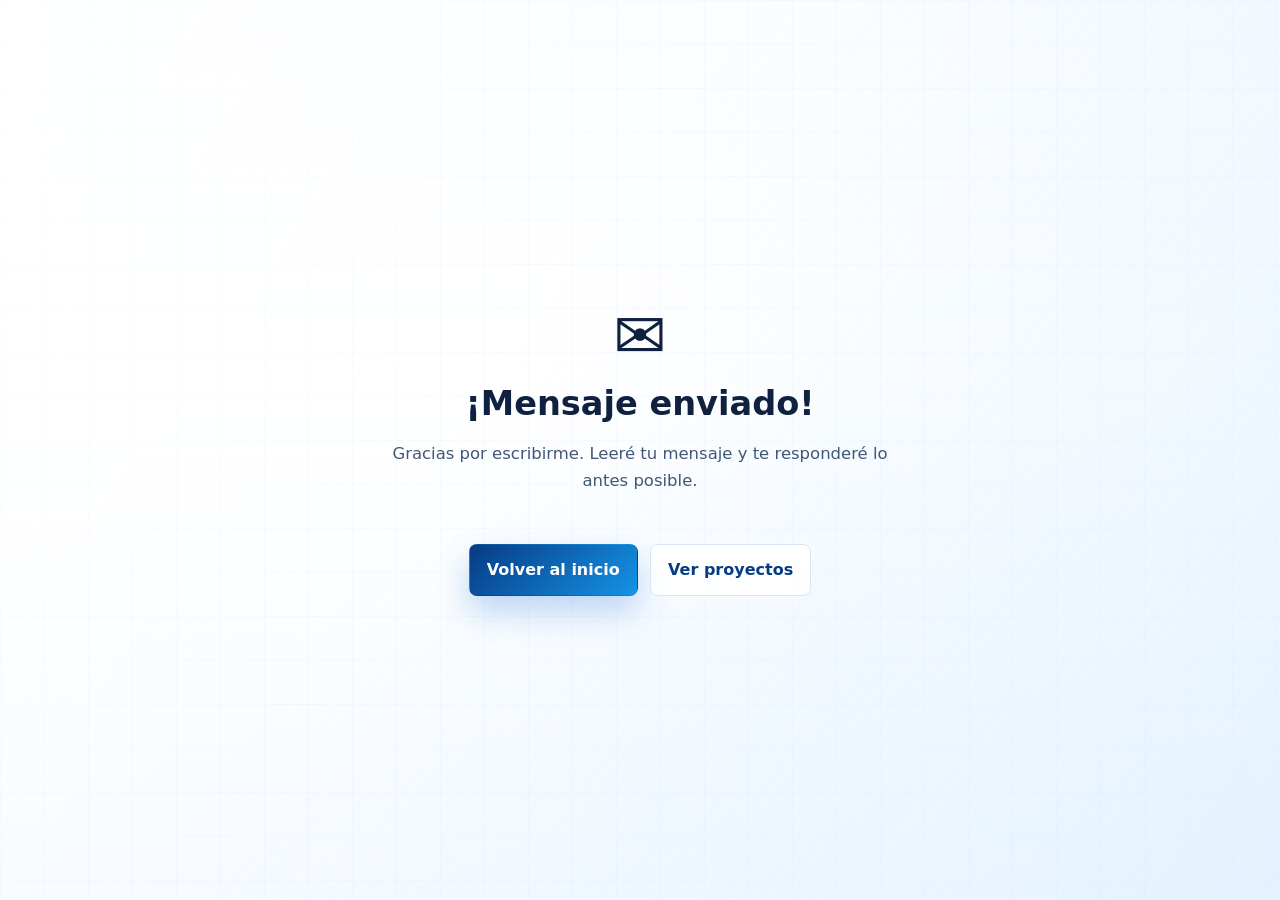
<file: gracias.html>
<!DOCTYPE html>
<html lang="es">

<head>
  <meta charset="UTF-8">
  <meta name="viewport" content="width=device-width, initial-scale=1.0">
  <title>Mensaje enviado | Gonzalo Dario Riveros Plaza</title>
  <meta name="robots" content="noindex, follow">
  <meta name="theme-color" content="#0b63ce">
  <meta name="theme-color" content="#0b1a2f" media="(prefers-color-scheme: dark)">
  <link rel="icon" href="/favicon.svg" type="image/svg+xml">
  <link rel="apple-touch-icon" href="/apple-touch-icon.png">
  <link rel="stylesheet" href="/styles.css?v=20261126f">
  <script>try{var t=localStorage.getItem("theme");if(t==="dark"||t==="light")document.documentElement.setAttribute("data-theme",t)}catch(e){}</script>
  <style>
    .notfound {
      display: grid;
      place-items: center;
      min-height: 100vh;
      padding: 2rem 0;
      text-align: center;
    }

    .notfound-inner {
      display: grid;
      gap: 1.1rem;
      justify-items: center;
      max-width: 34rem;
    }

    .notfound-icon {
      font-size: 4rem;
      line-height: 1;
    }

    .notfound h1 {
      margin: 0;
      font-size: clamp(1.5rem, 5vw, 2.1rem);
      line-height: 1.15;
    }

    .notfound p {
      margin: 0;
      color: var(--text-2);
      font-size: 1.03rem;
      text-wrap: pretty;
    }

    [data-lang="en"] {
      display: none;
    }

    .is-en [data-lang="es"] {
      display: none;
    }

    .is-en [data-lang="en"] {
      display: block;
    }
  </style>
</head>

<body>
  <main class="notfound container">
    <div class="notfound-inner" data-lang="es">
      <span class="notfound-icon" aria-hidden="true">✉️</span>
      <h1>¡Mensaje enviado!</h1>
      <p>Gracias por escribirme. Leeré tu mensaje y te responderé lo antes posible.</p>
      <div class="hero-actions">
        <a class="button button-primary" href="/">Volver al inicio</a>
        <a class="button button-ghost" href="/#portfolio">Ver proyectos</a>
      </div>
    </div>
    <div class="notfound-inner" data-lang="en" lang="en">
      <span class="notfound-icon" aria-hidden="true">✉️</span>
      <h1>Message sent!</h1>
      <p>Thanks for reaching out. I will read your message and get back to you as soon as I can.</p>
      <div class="hero-actions">
        <a class="button button-primary" href="/en/">Back to home</a>
        <a class="button button-ghost" href="/en/#portfolio">See projects</a>
      </div>
    </div>
  </main>
  <script>
    if (new URLSearchParams(location.search).get('lang') === 'en') {
      document.documentElement.lang = 'en';
      document.documentElement.classList.add('is-en');
      document.title = 'Message sent | Gonzalo Dario Riveros Plaza';
    }
  </script>
</body>

</html>
</file>
<file: styles.css>
:root {
      color-scheme: light;
      --ink: #10213f;
      --muted: #5f6f86;
      --soft: #eef6ff;
      --paper: #ffffff;
      --line: #d7e5f5;
      --blue-900: #073b84;
      --blue-700: #0b63ce;
      --blue-500: #1593e6;
      --blue-100: #dff0ff;
      --cyan: #18bfd4;
      --green: #22a06b;
      --gold: #f2aa2e;
      --coral: #f05f4d;
      --violet: #7c5cff;
      --ink-blue: var(--blue-900);
      --ink-blue-2: var(--blue-700);
      --text-2: #415775;
      --text-3: #4e6280;
      --text-4: #5f7188;
      --bg-a: #f7fbff;
      --bg-b: #ffffff;
      --bg-c: #eff7ff;
      --grid-line: rgba(11, 99, 206, 0.05);
      --surface-1: rgba(255, 255, 255, 0.9);
      --surface-2: rgba(255, 255, 255, 0.78);
      --surface-3: #ffffff;
      --mix-base: white;
      --shadow: 0 18px 50px rgba(14, 86, 160, 0.14);
      --radius: 8px;
      --max: 1160px;
    }

    * {
      box-sizing: border-box;
    }

    html {
      scroll-behavior: smooth;
    }

    body {
      margin: 0;
      min-height: 100vh;
      background:
        linear-gradient(90deg, var(--grid-line) 1px, transparent 1px),
        linear-gradient(180deg, var(--grid-line) 1px, transparent 1px),
        linear-gradient(180deg, var(--bg-a) 0%, var(--bg-b) 42%, var(--bg-c) 100%);
      background-size: 44px 44px, 44px 44px, auto;
      color: var(--ink);
      font-family: ui-sans-serif, system-ui, -apple-system, BlinkMacSystemFont, "Segoe UI", sans-serif;
      line-height: 1.6;
      overflow-x: hidden;
      text-rendering: optimizeLegibility;
    }

    body::before {
      content: "";
      position: fixed;
      inset: 0;
      pointer-events: none;
      background: linear-gradient(125deg, rgba(255, 255, 255, 0.92), rgba(255, 255, 255, 0.48) 42%, rgba(223, 240, 255, 0.72));
      z-index: -1;
    }

    img {
      display: block;
      max-width: 100%;
      height: auto;
    }

    a {
      color: inherit;
      text-decoration: none;
    }

    p,
    h1,
    h2,
    h3 {
      margin: 0;
    }

    .skip-link {
      position: absolute;
      left: 1rem;
      top: -4rem;
      z-index: 100;
      padding: 0.75rem 1rem;
      background: var(--ink);
      color: white;
      border-radius: var(--radius);
      transition: top 180ms ease;
    }

    .skip-link:focus {
      top: 1rem;
    }

    .container {
      width: min(var(--max), calc(100% - 2rem));
      margin-inline: auto;
    }

    .site-header {
      position: sticky;
      top: 0;
      z-index: 40;
      border-bottom: 1px solid rgba(157, 184, 218, 0.42);
      background: rgba(247, 251, 255, 0.84);
      backdrop-filter: blur(18px);
      -webkit-backdrop-filter: blur(18px);
    }

    .nav {
      min-height: 76px;
      display: flex;
      align-items: center;
      justify-content: space-between;
      gap: 1rem;
    }

    .brand {
      display: inline-flex;
      align-items: center;
      gap: 0.7rem;
      font-weight: 900;
      letter-spacing: 0;
    }

    .brand-mark {
      width: 38px;
      height: 38px;
      display: grid;
      place-items: center;
      border-radius: var(--radius);
      color: white;
      background: linear-gradient(135deg, var(--blue-900), var(--blue-500));
      box-shadow: 0 10px 24px rgba(11, 99, 206, 0.28);
      overflow: hidden;
      position: relative;
    }

    .brand-mark::after {
      content: "";
      position: absolute;
      inset: 0;
      background: linear-gradient(120deg, transparent 0 35%, rgba(255, 255, 255, 0.45) 48%, transparent 62% 100%);
      transform: translateX(-120%);
      animation: sheen 5s ease-in-out infinite;
    }

    .brand-name {
      display: grid;
      line-height: 1.05;
    }

    .brand-name small {
      color: var(--muted);
      font-size: 0.72rem;
      font-weight: 800;
      text-transform: uppercase;
      letter-spacing: 0.08em;
    }

    .nav-links {
      display: flex;
      align-items: center;
      gap: 0.35rem;
      color: var(--text-2);
      font-size: 0.92rem;
      font-weight: 760;
    }

    .nav-links a {
      padding: 0.58rem 0.8rem;
      border-radius: var(--radius);
      transition: color 180ms ease, background 180ms ease;
    }

    .nav-links a:hover,
    .nav-links a:focus-visible {
      color: var(--ink-blue);
      background: var(--blue-100);
      outline: 0;
    }

    .menu-button {
      display: none;
      position: relative;
      width: 46px;
      height: 46px;
      place-items: center;
      border: 1px solid var(--line);
      border-radius: 13px;
      background: white;
      color: var(--ink-blue);
      cursor: pointer;
      -webkit-tap-highlight-color: transparent;
      transition: background 240ms ease, border-color 240ms ease, box-shadow 240ms ease, transform 160ms ease,
        color 240ms ease;
    }

    .menu-button:hover {
      border-color: rgba(21, 147, 230, 0.55);
      background: var(--blue-100);
    }

    .menu-button:active {
      transform: scale(0.93);
    }

    .menu-button:focus-visible {
      outline: 2px solid var(--blue-500);
      outline-offset: 3px;
    }

    .menu-icon {
      display: grid;
      gap: 5px;
      width: 20px;
    }

    .menu-icon span {
      display: block;
      width: 100%;
      height: 2px;
      border-radius: 999px;
      background: currentColor;
      transform-origin: center;
      transition: transform 340ms cubic-bezier(0.65, 0.05, 0.36, 1), opacity 180ms ease, width 340ms ease;
    }

    .menu-icon span:nth-child(3) {
      width: 64%;
      justify-self: start;
    }

    .menu-button:hover .menu-icon span:nth-child(3) {
      width: 100%;
    }

    .menu-button[aria-expanded="true"] {
      color: white;
      border-color: transparent;
      background: linear-gradient(135deg, var(--blue-900), var(--blue-500));
      box-shadow: 0 12px 26px rgba(11, 99, 206, 0.32);
    }

    .menu-button[aria-expanded="true"] .menu-icon span:nth-child(1) {
      transform: translateY(7px) rotate(45deg);
    }

    .menu-button[aria-expanded="true"] .menu-icon span:nth-child(2) {
      opacity: 0;
      transform: scaleX(0.2);
    }

    .menu-button[aria-expanded="true"] .menu-icon span:nth-child(3) {
      width: 100%;
      transform: translateY(-7px) rotate(-45deg);
    }

    .nav-scrim {
      display: none;
    }

    .hero {
      padding: 4.2rem 0 5.2rem;
    }

    .hero-grid {
      display: grid;
      grid-template-columns: minmax(0, 1.08fr) minmax(320px, 0.92fr);
      gap: clamp(2rem, 5vw, 5rem);
      align-items: center;
    }

    .eyebrow {
      width: fit-content;
      display: inline-flex;
      align-items: center;
      gap: 0.55rem;
      padding: 0.42rem 0.65rem;
      border: 1px solid rgba(11, 99, 206, 0.18);
      border-radius: var(--radius);
      background: rgba(223, 240, 255, 0.7);
      color: var(--ink-blue);
      font-size: 0.82rem;
      font-weight: 850;
      text-transform: uppercase;
      letter-spacing: 0.06em;
    }

    .eyebrow::before {
      content: "";
      width: 0.55rem;
      height: 0.55rem;
      border-radius: 50%;
      background: var(--green);
      box-shadow: 0 0 0 5px rgba(34, 160, 107, 0.16);
    }

    .hero h1 {
      max-width: 15ch;
      margin-top: 1.1rem;
      font-size: clamp(2.55rem, 6.2vw, 5.25rem);
      line-height: 0.98;
      letter-spacing: 0;
    }

    .hero h1 .name-first {
      display: inline;
      color: inherit;
    }

    .hero h1 span {
      display: block;
      color: var(--ink-blue-2);
    }

    .hero-copy {
      max-width: 680px;
      margin-top: 1.5rem;
      color: var(--text-2);
      font-size: clamp(1.06rem, 2vw, 1.24rem);
      text-wrap: pretty;
    }

    .hero-actions {
      display: flex;
      flex-wrap: wrap;
      gap: 0.8rem;
      margin-top: 2rem;
    }

    .button {
      min-height: 48px;
      display: inline-flex;
      align-items: center;
      justify-content: center;
      gap: 0.55rem;
      padding: 0.78rem 1.05rem;
      border: 1px solid transparent;
      border-radius: var(--radius);
      font-weight: 850;
      transition: transform 180ms ease, box-shadow 180ms ease, background 180ms ease, color 180ms ease;
    }

    .button:hover,
    .button:focus-visible {
      transform: translateY(-2px);
      outline: 0;
    }

    .button-primary {
      color: white;
      background: linear-gradient(135deg, var(--blue-900), var(--blue-500));
      box-shadow: 0 16px 32px rgba(11, 99, 206, 0.25);
    }

    .button-primary:hover,
    .button-primary:focus-visible {
      box-shadow: 0 20px 44px rgba(11, 99, 206, 0.34);
    }

    .button-ghost {
      border-color: var(--line);
      background: rgba(255, 255, 255, 0.84);
      color: var(--ink-blue);
    }

    .icon {
      width: 1em;
      flex: 0 0 auto;
      text-align: center;
      line-height: 1;
    }

    .quick-stack {
      display: flex;
      flex-wrap: wrap;
      gap: 0.5rem;
      margin-top: 1.35rem;
    }

    .quick-stack span {
      display: inline-flex;
      align-items: center;
      gap: 0.45rem;
      padding: 0.45rem 0.62rem;
      border: 1px solid rgba(11, 99, 206, 0.13);
      border-radius: var(--radius);
      background: rgba(255, 255, 255, 0.72);
      color: var(--text-3);
      font-size: 0.86rem;
      font-weight: 760;
    }

    .hero-visual {
      display: grid;
      gap: 1rem;
    }

    .portrait-panel {
      position: relative;
      padding: 0.8rem;
      border: 1px solid rgba(157, 184, 218, 0.55);
      border-radius: var(--radius);
      background: linear-gradient(180deg, white, #edf6ff);
      box-shadow: var(--shadow);
      overflow: hidden;
    }

    .portrait-panel::before {
      content: "";
      position: absolute;
      left: 0.8rem;
      right: 0.8rem;
      top: 0.8rem;
      height: 10px;
      border-radius: 5px 5px 0 0;
      background: linear-gradient(90deg, var(--blue-700), var(--cyan), var(--green), var(--gold), var(--coral));
      z-index: 2;
    }

    .portrait-panel img {
      width: 100%;
      aspect-ratio: 4 / 4.35;
      object-fit: cover;
      border-radius: calc(var(--radius) - 2px);
      filter: saturate(1.05);
    }

    .portrait-caption {
      display: grid;
      gap: 0.4rem;
      padding: 0.9rem 0.25rem 0.1rem;
    }

    .portrait-caption strong {
      font-size: 1rem;
    }

    .portrait-caption span {
      color: var(--muted);
      font-size: 0.92rem;
    }

    .signal-grid {
      display: grid;
      grid-template-columns: repeat(3, 1fr);
      gap: 0.7rem;
    }

    .signal {
      padding: 1rem;
      border: 1px solid var(--line);
      border-radius: var(--radius);
      background: rgba(255, 255, 255, 0.86);
      box-shadow: 0 10px 28px rgba(14, 86, 160, 0.08);
    }

    .signal strong {
      display: block;
      color: var(--ink-blue);
      font-size: clamp(1.35rem, 3vw, 2.05rem);
      line-height: 1;
    }

    .signal span {
      display: block;
      margin-top: 0.35rem;
      color: var(--muted);
      font-size: 0.78rem;
      font-weight: 760;
      text-transform: uppercase;
      letter-spacing: 0.05em;
    }

    .section {
      padding: 5rem 0;
      content-visibility: auto;
      contain-intrinsic-size: 700px;
    }

    .section:first-of-type {
      padding-top: 2rem;
    }

    .section-band {
      border-block: 1px solid rgba(157, 184, 218, 0.42);
      background:
        linear-gradient(135deg, rgba(223, 240, 255, 0.92), rgba(255, 255, 255, 0.82)),
        linear-gradient(90deg, rgba(11, 99, 206, 0.08) 1px, transparent 1px);
      background-size: auto, 36px 36px;
    }

    .section-heading {
      display: grid;
      gap: 0.65rem;
      max-width: 760px;
      margin-bottom: 2rem;
    }

    .section-heading.center {
      margin-inline: auto;
      text-align: center;
    }

    .kicker {
      color: var(--ink-blue-2);
      font-size: 0.78rem;
      font-weight: 900;
      text-transform: uppercase;
      letter-spacing: 0.12em;
    }

    .section h2 {
      font-size: clamp(2rem, 4vw, 3.15rem);
      line-height: 1.04;
      letter-spacing: 0;
      text-wrap: balance;
    }

    .section-heading p {
      color: var(--muted);
      font-size: 1.03rem;
      text-wrap: pretty;
    }

    .about-grid {
      display: grid;
      grid-template-columns: minmax(0, 1.05fr) minmax(300px, 0.95fr);
      gap: 1.2rem;
      align-items: start;
    }

    .story {
      display: grid;
      gap: 1rem;
      color: var(--text-2);
      font-size: 1.04rem;
    }

    .story strong {
      color: var(--ink-blue);
    }

    .info-panel,
    .skill-card,
    .role-card,
    .cert-card,
    .project-card {
      border: 1px solid var(--line);
      border-radius: var(--radius);
      background: rgba(255, 255, 255, 0.9);
      box-shadow: 0 14px 38px rgba(14, 86, 160, 0.08);
    }

    .info-panel {
      padding: 1.2rem;
    }

    .info-row {
      display: grid;
      grid-template-columns: 120px minmax(0, 1fr);
      gap: 1rem;
      padding: 0.8rem 0;
      border-bottom: 1px solid rgba(215, 229, 245, 0.8);
    }

    .info-row:last-child {
      border-bottom: 0;
    }

    .info-row span:first-child {
      color: var(--muted);
      font-size: 0.76rem;
      font-weight: 900;
      text-transform: uppercase;
      letter-spacing: 0.08em;
    }

    .info-row span:last-child,
    .info-row a {
      min-width: 0;
      color: var(--ink);
      font-weight: 780;
      overflow-wrap: anywhere;
    }

    .info-row a {
      color: var(--ink-blue-2);
      text-decoration: underline;
      text-underline-offset: 3px;
    }

    .focus-grid {
      display: grid;
      grid-template-columns: repeat(4, 1fr);
      gap: 0.9rem;
      margin-top: 2rem;
    }

    .skill-card {
      min-height: 158px;
      display: grid;
      align-content: start;
      gap: 0.75rem;
      padding: 1.1rem;
      overflow: hidden;
      position: relative;
      transition: transform 180ms ease, border-color 180ms ease, box-shadow 180ms ease;
    }

    .skill-card::before {
      content: "";
      position: absolute;
      inset: 0 0 auto;
      height: 5px;
      background: var(--accent, var(--blue-500));
    }

    .skill-card:hover {
      transform: translateY(-5px);
      border-color: rgba(11, 99, 206, 0.32);
      box-shadow: 0 22px 42px rgba(14, 86, 160, 0.14);
    }

    .skill-icon {
      width: 42px;
      height: 42px;
      display: inline-grid;
      place-items: center;
      border-radius: var(--radius);
      color: var(--accent, var(--blue-700));
      background: color-mix(in srgb, var(--accent, var(--blue-700)) 12%, var(--mix-base));
      font-size: 1.18rem;
    }

    .skill-card strong {
      font-size: 1.02rem;
      line-height: 1.18;
    }

    .skill-card span {
      color: var(--muted);
      font-size: 0.92rem;
    }

    .timeline {
      position: relative;
      display: grid;
      gap: 1rem;
    }

    .timeline::before {
      content: "";
      position: absolute;
      left: 11px;
      top: 0.4rem;
      bottom: 0.4rem;
      width: 2px;
      background: linear-gradient(var(--blue-700), var(--cyan), var(--green), var(--gold));
    }

    .role {
      display: grid;
      grid-template-columns: 24px minmax(0, 1fr);
      gap: 1rem;
      align-items: start;
    }

    .role-marker {
      position: relative;
      z-index: 1;
      width: 24px;
      height: 24px;
      margin-top: 1.15rem;
      border: 5px solid white;
      border-radius: 50%;
      background: var(--accent, var(--blue-700));
      box-shadow: 0 0 0 1px var(--line);
    }

    .role-card {
      padding: 1.25rem;
      transition: transform 180ms ease, box-shadow 180ms ease;
    }

    .role-card:hover {
      transform: translateX(4px);
      box-shadow: 0 22px 48px rgba(14, 86, 160, 0.13);
    }

    .role-top {
      display: flex;
      justify-content: space-between;
      gap: 1rem;
      align-items: flex-start;
      margin-bottom: 0.85rem;
    }

    .role-card h3 {
      font-size: 1.2rem;
      line-height: 1.25;
    }

    .role-card h3 a {
      color: var(--ink-blue);
    }

    .role-card h3 a:hover {
      color: var(--ink-blue-2);
      text-decoration: underline;
      text-underline-offset: 3px;
    }

    .role-card .meta {
      margin-top: 0.25rem;
      color: var(--muted);
      font-size: 0.85rem;
      font-weight: 800;
      text-transform: uppercase;
      letter-spacing: 0.05em;
    }

    .date {
      flex: 0 0 auto;
      padding: 0.38rem 0.52rem;
      border: 1px solid rgba(11, 99, 206, 0.15);
      border-radius: var(--radius);
      background: var(--soft);
      color: var(--ink-blue);
      font-size: 0.82rem;
      font-weight: 850;
      white-space: nowrap;
    }

    .role-card ul {
      margin: 0;
      padding-left: 1.1rem;
      color: var(--text-3);
    }

    .role-card li + li {
      margin-top: 0.32rem;
    }

    .cert-grid {
      display: grid;
      grid-template-columns: repeat(4, 1fr);
      gap: 0.85rem;
    }

    .cert-card {
      min-height: 116px;
      display: grid;
      align-content: space-between;
      padding: 1rem;
      border-left: 5px solid var(--accent, var(--blue-500));
      position: relative;
      transition: transform 180ms ease, box-shadow 180ms ease;
    }

    .cert-card::before {
      content: "\f19d";
      width: 34px;
      height: 34px;
      display: inline-grid;
      place-items: center;
      margin-bottom: 0.65rem;
      border-radius: var(--radius);
      color: var(--accent, var(--blue-500));
      background: color-mix(in srgb, var(--accent, var(--blue-500)) 11%, var(--mix-base));
      font-family: "Font Awesome 6 Free";
      font-size: 0.95rem;
      font-weight: 900;
    }

    .cert-card:hover,
    .cert-card:focus-visible {
      transform: translateY(-4px);
      box-shadow: 0 20px 42px rgba(14, 86, 160, 0.13);
      outline: 0;
    }

    .cert-card strong {
      line-height: 1.25;
    }

    .cert-card span {
      color: var(--muted);
      font-size: 0.74rem;
      font-weight: 900;
      text-transform: uppercase;
      letter-spacing: 0.08em;
    }

    .portfolio-top {
      display: flex;
      align-items: end;
      justify-content: space-between;
      gap: 1.2rem;
      margin-bottom: 1.4rem;
    }

    .filter-bar {
      display: flex;
      flex-wrap: wrap;
      gap: 0.45rem;
      padding: 0.35rem;
      border: 1px solid var(--line);
      border-radius: var(--radius);
      background: rgba(255, 255, 255, 0.78);
    }

    .filter-btn {
      min-height: 38px;
      padding: 0.55rem 0.72rem;
      border: 0;
      border-radius: calc(var(--radius) - 2px);
      background: transparent;
      color: var(--text-3);
      font: inherit;
      font-size: 0.86rem;
      font-weight: 820;
      cursor: pointer;
      transition: background 160ms ease, color 160ms ease;
    }

    .filter-btn:hover,
    .filter-btn:focus-visible,
    .filter-btn.is-active {
      background: var(--blue-700);
      color: white;
      outline: 0;
    }

    .project-grid {
      display: grid;
      grid-template-columns: repeat(3, 1fr);
      gap: 1rem;
    }

    .project-card {
      display: flex;
      min-height: 100%;
      flex-direction: column;
      overflow: hidden;
      transition: transform 180ms ease, box-shadow 180ms ease, border-color 180ms ease;
    }

    .project-card:hover {
      transform: translateY(-6px);
      border-color: rgba(11, 99, 206, 0.35);
      box-shadow: 0 24px 52px rgba(14, 86, 160, 0.15);
    }

    .project-media {
      width: 100%;
      aspect-ratio: 16 / 9;
      object-fit: cover;
      background: var(--soft);
    }

    .project-visual {
      min-height: 174px;
      display: grid;
      place-items: center;
      padding: 1.2rem;
      color: white;
      background:
        linear-gradient(90deg, rgba(255, 255, 255, 0.15) 1px, transparent 1px),
        linear-gradient(180deg, rgba(255, 255, 255, 0.15) 1px, transparent 1px),
        linear-gradient(135deg, var(--visual-a, var(--blue-900)), var(--visual-b, var(--blue-500)));
      background-size: 28px 28px, 28px 28px, auto;
    }

    .project-visual span {
      width: min(100%, 220px);
      padding: 1rem;
      border: 1px solid rgba(255, 255, 255, 0.42);
      border-radius: var(--radius);
      background: rgba(255, 255, 255, 0.14);
      font-weight: 900;
      text-align: center;
      text-transform: uppercase;
      letter-spacing: 0.08em;
    }

    .project-body {
      display: flex;
      min-height: 260px;
      flex: 1;
      flex-direction: column;
      gap: 0.8rem;
      padding: 1rem;
    }

    .badge {
      width: fit-content;
      padding: 0.3rem 0.48rem;
      border-radius: calc(var(--radius) - 2px);
      color: var(--badge-ink, var(--blue-900));
      background: var(--badge-bg, var(--blue-100));
      font-size: 0.72rem;
      font-weight: 900;
      text-transform: uppercase;
      letter-spacing: 0.07em;
    }

    .project-body h3 {
      font-size: 1.18rem;
      line-height: 1.2;
    }

    .project-body p {
      color: var(--muted);
      font-size: 0.94rem;
      text-wrap: pretty;
    }

    .tags {
      display: flex;
      flex-wrap: wrap;
      gap: 0.35rem;
      margin-top: auto;
    }

    .tags span {
      padding: 0.28rem 0.44rem;
      border: 1px solid var(--line);
      border-radius: calc(var(--radius) - 2px);
      color: var(--text-3);
      background: #f7fbff;
      font-size: 0.76rem;
      font-weight: 760;
    }

    .project-link {
      display: inline-flex;
      width: fit-content;
      align-items: center;
      gap: 0.35rem;
      margin-top: 0.1rem;
      color: var(--ink-blue-2);
      font-weight: 900;
      text-decoration: underline;
      text-underline-offset: 4px;
    }

    .project-link::after {
      content: "\f061";
      font-family: "Font Awesome 6 Free";
      font-size: 0.78rem;
      font-weight: 900;
      line-height: 1;
      text-decoration: none;
      transition: transform 160ms ease;
    }

    .project-link:hover::after,
    .project-link:focus-visible::after {
      transform: translateX(2px);
    }

    .is-hidden,
    .project-card.is-hidden {
      display: none;
    }

    .contact-panel {
      position: relative;
      isolation: isolate;
      display: grid;
      grid-template-columns: minmax(0, 1fr) minmax(280px, 0.8fr);
      gap: 2rem;
      align-items: center;
      padding: clamp(1.4rem, 4vw, 2.2rem);
      border-radius: var(--radius);
      color: white;
      background: #063475;
      box-shadow: 0 28px 70px rgba(6, 52, 117, 0.25);
      overflow: hidden;
    }

    .contact-panel::before {
      content: "";
      position: absolute;
      inset: 0;
      background: url("images/staticmap.webp") center / cover no-repeat;
      opacity: 0.72;
      z-index: -2;
    }

    .contact-panel::after {
      content: "";
      position: absolute;
      inset: 0;
      background:
        linear-gradient(90deg, rgba(4, 31, 76, 0.92), rgba(5, 67, 132, 0.72) 50%, rgba(24, 191, 212, 0.28)),
        linear-gradient(90deg, rgba(255, 255, 255, 0.12) 1px, transparent 1px),
        linear-gradient(180deg, rgba(255, 255, 255, 0.1) 1px, transparent 1px);
      background-size: auto, 34px 34px, 34px 34px;
      z-index: -1;
    }

    .contact-panel > * {
      position: relative;
      z-index: 1;
    }

    .location-pill {
      width: fit-content;
      display: inline-flex;
      align-items: center;
      gap: 0.45rem;
      margin: 0.75rem 0 0.95rem;
      padding: 0.42rem 0.58rem;
      border: 1px solid rgba(255, 255, 255, 0.28);
      border-radius: var(--radius);
      background: rgba(255, 255, 255, 0.16);
      color: white;
      font-size: 0.83rem;
      font-weight: 850;
      backdrop-filter: blur(10px);
    }

    .contact-panel h2 {
      color: white;
    }

    .contact-panel p {
      max-width: 650px;
      margin-top: 0.9rem;
      color: rgba(255, 255, 255, 0.82);
      font-size: 1.08rem;
      text-wrap: pretty;
    }

    .contact-list {
      display: grid;
      gap: 0.65rem;
    }

    .contact-list a {
      display: flex;
      align-items: center;
      justify-content: space-between;
      gap: 1rem;
      padding: 0.75rem 0.8rem;
      border: 1px solid rgba(255, 255, 255, 0.22);
      border-radius: var(--radius);
      background: rgba(255, 255, 255, 0.16);
      color: white;
      font-size: 0.95rem;
      font-weight: 780;
      overflow-wrap: anywhere;
      backdrop-filter: blur(12px);
    }

    .contact-list a > span {
      flex: 0 0 auto;
      display: inline-flex;
      align-items: center;
      gap: 0.42rem;
      color: rgba(255, 255, 255, 0.72);
      font-size: 0.75rem;
      font-weight: 900;
      text-transform: uppercase;
      letter-spacing: 0.08em;
    }

    .contact-list a > strong {
      min-width: 0;
      text-align: right;
    }

    .contact-list a:hover,
    .contact-list a:focus-visible {
      background: rgba(255, 255, 255, 0.24);
      outline: 0;
    }

    .footer {
      padding: 2rem 0 3rem;
      color: var(--text-4);
      font-size: 0.92rem;
      text-align: center;
    }

    [data-reveal] {
      opacity: 0;
      transform: translateY(18px);
      transition: opacity 520ms ease, transform 520ms ease;
    }

    [data-reveal].is-visible {
      opacity: 1;
      transform: none;
    }

    @keyframes sheen {
      0%,
      62% {
        transform: translateX(-120%);
      }

      78%,
      100% {
        transform: translateX(120%);
      }
    }

    @keyframes navItemIn {
      from {
        opacity: 0;
        transform: translateY(-6px);
      }

      to {
        opacity: 1;
        transform: translateY(0);
      }
    }

    @media (max-width: 980px) {
      .hero-grid,
      .about-grid,
      .contact-panel {
        grid-template-columns: 1fr;
      }

      .hero h1 {
        max-width: 15ch;
      }

      .focus-grid,
      .cert-grid,
      .project-grid {
        grid-template-columns: repeat(2, 1fr);
      }

      .portfolio-top {
        display: grid;
        align-items: start;
      }
    }

    @media (max-width: 760px) {
      .container {
        width: min(100% - 1.25rem, var(--max));
      }

      body {
        background-size: 34px 34px, 34px 34px, auto;
      }

      .nav {
        min-height: 64px;
      }

      .brand {
        gap: 0.55rem;
      }

      .brand-mark {
        width: 36px;
        height: 36px;
        font-size: 0.92rem;
      }

      .brand-name {
        font-size: 0.95rem;
      }

      .brand-name small {
        font-size: 0.64rem;
      }

      .menu-button {
        display: grid;
      }

      .nav-scrim {
        display: block;
        position: fixed;
        inset: 0;
        z-index: 30;
        background: rgba(8, 32, 66, 0.34);
        -webkit-backdrop-filter: blur(3px);
        backdrop-filter: blur(3px);
        opacity: 0;
        pointer-events: none;
        transition: opacity 280ms ease;
      }

      body.nav-open {
        overflow: hidden;
      }

      body.nav-open .nav-scrim {
        opacity: 1;
        pointer-events: auto;
      }

      .nav-links {
        position: absolute;
        left: 0.75rem;
        right: 0.75rem;
        top: calc(100% + 0.55rem);
        display: flex;
        flex-direction: column;
        align-items: stretch;
        gap: 0.14rem;
        padding: 0.5rem;
        border: 1px solid rgba(157, 184, 218, 0.55);
        border-radius: 16px;
        background: rgba(255, 255, 255, 0.97);
        -webkit-backdrop-filter: blur(16px);
        backdrop-filter: blur(16px);
        box-shadow: 0 24px 60px rgba(9, 52, 110, 0.2);
        opacity: 0;
        visibility: hidden;
        transform: translateY(-10px) scale(0.98);
        transform-origin: top right;
        transition: opacity 220ms ease, transform 300ms cubic-bezier(0.2, 0.9, 0.3, 1),
          visibility 0s linear 300ms;
      }

      .nav-links.is-open {
        opacity: 1;
        visibility: visible;
        transform: translateY(0) scale(1);
        transition: opacity 200ms ease, transform 320ms cubic-bezier(0.2, 0.9, 0.3, 1), visibility 0s;
      }

      .nav-links a {
        position: relative;
        display: flex;
        align-items: center;
        justify-content: space-between;
        padding: 0.82rem 0.9rem;
        border-radius: 11px;
        font-size: 0.98rem;
        color: var(--text-2);
        transition: background 200ms ease, color 200ms ease, padding-left 200ms ease;
      }

      .nav-links a::before {
        content: "";
        position: absolute;
        left: 0.35rem;
        top: 50%;
        width: 3px;
        height: 0;
        border-radius: 999px;
        background: linear-gradient(180deg, var(--blue-500), var(--violet));
        transform: translateY(-50%);
        transition: height 220ms ease;
      }

      .nav-links a::after {
        content: "";
        width: 6px;
        height: 6px;
        border-right: 2px solid currentColor;
        border-bottom: 2px solid currentColor;
        border-radius: 1px;
        opacity: 0;
        transform: rotate(-45deg) translate(-3px, -1px);
        transition: opacity 200ms ease, transform 200ms ease;
      }

      .nav-links a:hover,
      .nav-links a:focus-visible,
      .nav-links a:active {
        color: var(--ink-blue);
        background: linear-gradient(90deg, var(--blue-100), rgba(223, 240, 255, 0.35));
        padding-left: 1.05rem;
      }

      .nav-links a:hover::before,
      .nav-links a:focus-visible::before,
      .nav-links a:active::before {
        height: 56%;
      }

      .nav-links a:hover::after,
      .nav-links a:focus-visible::after,
      .nav-links a:active::after {
        opacity: 0.75;
        transform: rotate(-45deg) translate(0, 0);
      }

      .nav-links.is-open a {
        animation: navItemIn 340ms cubic-bezier(0.2, 0.9, 0.3, 1) both;
      }

      .nav-links.is-open a:nth-child(1) {
        animation-delay: 40ms;
      }

      .nav-links.is-open a:nth-child(2) {
        animation-delay: 75ms;
      }

      .nav-links.is-open a:nth-child(3) {
        animation-delay: 110ms;
      }

      .nav-links.is-open a:nth-child(4) {
        animation-delay: 145ms;
      }

      .nav-links.is-open a:nth-child(5) {
        animation-delay: 180ms;
      }

      .nav-links.is-open a:nth-child(6) {
        animation-delay: 215ms;
      }

      .nav-links.is-open a:nth-child(7) {
        animation-delay: 250ms;
      }

      /* En móvil el ::after ya es el chevron: el estado activo usa la barra lateral */
      .nav-links a.is-current::after {
        display: none;
      }

      .nav-links a.is-current {
        color: var(--ink-blue);
        background: linear-gradient(90deg, var(--blue-100), rgba(223, 240, 255, 0.35));
      }

      .nav-links a.is-current::before {
        height: 56%;
      }

      .nav-links .lang-switch {
        justify-content: center;
        margin: 0.35rem 0 0;
        padding: 0.7rem;
        border-radius: 11px;
      }

      .hero {
        padding: 2.15rem 0 2.6rem;
      }

      .hero-grid {
        gap: 2rem;
      }

      .eyebrow {
        font-size: 0.72rem;
        line-height: 1.25;
      }

      .hero h1 {
        max-width: none;
        font-size: clamp(1.95rem, 11vw, 3.6rem);
        line-height: 1.02;
        letter-spacing: -0.015em;
      }

      .hero h1 .name-first,
      .hero h1 span {
        display: block;
        white-space: nowrap;
      }

      .hero-copy {
        margin-top: 1.1rem;
        font-size: 1rem;
      }
      .hero-actions {
        display: grid;
        grid-template-columns: repeat(auto-fit, minmax(150px, 1fr));
        gap: 0.6rem;
        margin-top: 1.35rem;
      }

      .hero-actions .button-primary {
        grid-column: 1 / -1;
      }

      .hero-actions .button-ghost {
        padding-inline: 0.7rem;
        font-size: 0.95rem;
      }

      .button {
        width: 100%;
        min-height: 46px;
      }

      .quick-stack {
        gap: 0.5rem;
      }

      .quick-stack span {
        font-size: 0.8rem;
      }

      .signal-grid {
        grid-template-columns: 1fr;
        gap: 0.9rem;
      }

      .focus-grid {
        margin-top: 1.35rem;
      }

      .section {
        padding: 2.6rem 0;
        contain-intrinsic-size: 900px;
      }

      .section-heading {
        margin-bottom: 1.35rem;
      }

      .section h2 {
        font-size: clamp(1.8rem, 9vw, 2.45rem);
      }

      .focus-grid,
      .cert-grid,
      .project-grid {
        grid-template-columns: 1fr;
        gap: 0.9rem;
      }

      .focus-grid {
        margin-top: 1.35rem;
      }

      .filter-bar {
        width: 100%;
        overflow-x: auto;
        flex-wrap: nowrap;
        justify-content: flex-start;
        -webkit-overflow-scrolling: touch;
      }

      .filter-btn {
        flex: 0 0 auto;
      }

      .role {
        grid-template-columns: 18px minmax(0, 1fr);
        gap: 0.75rem;
      }

      .timeline::before {
        left: 8px;
      }

      .role-marker {
        width: 18px;
        height: 18px;
        border-width: 4px;
      }

      .role-top {
        display: grid;
        gap: 0.55rem;
      }

      .date {
        width: fit-content;
        white-space: normal;
      }

      .info-row {
        grid-template-columns: 1fr;
        gap: 0.2rem;
      }

      .project-body {
        min-height: auto;
      }

      .contact-panel {
        gap: 1.2rem;
        padding: 1.15rem;
      }

      .contact-panel::after {
        background:
          linear-gradient(180deg, rgba(4, 31, 76, 0.92), rgba(5, 67, 132, 0.78)),
          linear-gradient(90deg, rgba(255, 255, 255, 0.1) 1px, transparent 1px),
          linear-gradient(180deg, rgba(255, 255, 255, 0.08) 1px, transparent 1px);
        background-size: auto, 30px 30px, 30px 30px;
      }

      .contact-list a {
        display: grid;
        justify-content: stretch;
        gap: 0.3rem;
      }

      .contact-list a > strong {
        text-align: left;
      }
    }


    /* ---- Menú de escritorio: que no se parta en pantallas medianas ---- */
    .nav-links a,
    .brand-name {
      white-space: nowrap;
    }

    @media (min-width: 761px) and (max-width: 1120px) {
      .nav-links {
        gap: 0.15rem;
      }

      .nav-links a {
        padding-inline: 0.48rem;
        font-size: 0.84rem;
      }

      .nav-links .lang-switch,
      .theme-toggle {
        margin-left: 0.2rem;
      }

      .brand-name small {
        display: none;
      }
    }

    /* ---- Modo claro elegido a mano: controles de formulario en claro ---- */
    :root[data-theme="light"] {
      color-scheme: light;
    }

    /* ---- Botón de tema claro/oscuro ---- */
    .theme-toggle {
      display: inline-grid;
      place-items: center;
      width: 36px;
      height: 36px;
      margin-left: 0.4rem;
      padding: 0;
      border: 1px solid var(--line);
      border-radius: 999px;
      color: var(--ink-blue-2);
      background: var(--surface-2);
      font-size: 0.95rem;
      cursor: pointer;
      transition: background 200ms ease, border-color 200ms ease, color 200ms ease;
    }

    .theme-toggle:hover,
    .theme-toggle:focus-visible {
      border-color: rgba(21, 147, 230, 0.55);
      background: var(--blue-100);
      color: var(--ink-blue);
    }

    @media (max-width: 760px) {
      .theme-toggle {
        display: inline-flex;
        justify-content: center;
        align-items: center;
        gap: 0.5rem;
        width: 100%;
        height: 44px;
        margin: 0.35rem 0 0;
        border-radius: 11px;
        font-weight: 800;
      }

      .theme-toggle::after {
        content: attr(aria-label);
        font-size: 0.88rem;
      }
    }

    /* ---- Formulario de contacto (Netlify Forms) ---- */
    .contact-panel .contact-list {
      margin-top: 1.2rem;
    }

    .contact-form {
      display: grid;
      gap: 0.8rem;
      padding: 1.2rem;
      border: 1px solid rgba(255, 255, 255, 0.22);
      border-radius: var(--radius);
      background: rgba(255, 255, 255, 0.08);
    }

    .form-head {
      display: grid;
      gap: 0.2rem;
    }

    .form-head strong {
      font-size: 1.15rem;
    }

    .form-head span {
      color: rgba(255, 255, 255, 0.75);
      font-size: 0.9rem;
    }

    .form-row {
      display: grid;
      grid-template-columns: repeat(2, minmax(0, 1fr));
      gap: 0.8rem;
    }

    .contact-form label {
      display: grid;
      gap: 0.35rem;
      color: rgba(255, 255, 255, 0.88);
      font-size: 0.85rem;
      font-weight: 760;
    }

    .contact-form input,
    .contact-form select,
    .contact-form textarea {
      width: 100%;
      padding: 0.65rem 0.75rem;
      border: 1px solid rgba(255, 255, 255, 0.35);
      border-radius: calc(var(--radius) - 2px);
      color: #10213f;
      background: #fff;
      font: inherit;
      font-size: 0.95rem;
      font-weight: 500;
      color-scheme: light;
    }

    .contact-form textarea {
      resize: vertical;
      min-height: 110px;
    }

    .contact-form input:focus-visible,
    .contact-form select:focus-visible,
    .contact-form textarea:focus-visible {
      outline: 3px solid var(--gold);
      outline-offset: 1px;
    }

    .form-submit {
      justify-self: start;
      border: 0;
      color: var(--blue-900);
      background: #fff;
      box-shadow: none;
      cursor: pointer;
    }

    .form-submit:disabled {
      opacity: 0.7;
      cursor: progress;
    }

    .form-hidden {
      position: absolute;
      left: -10000px;
      width: 1px;
      height: 1px;
      overflow: hidden;
    }

    .form-status {
      margin: 0;
      font-size: 0.92rem;
      font-weight: 700;
    }

    .form-status:empty {
      display: none;
    }

    .form-status.is-ok {
      color: #9ff0c9;
    }

    .form-status.is-error {
      color: #ffd0c9;
    }

    @media (max-width: 760px) {
      .form-row {
        grid-template-columns: 1fr;
      }

      .form-submit {
        justify-self: stretch;
      }
    }

    /* ---- Botón flotante de WhatsApp ---- */
    .wa-float {
      position: fixed;
      right: max(1rem, env(safe-area-inset-right));
      bottom: max(1rem, env(safe-area-inset-bottom));
      z-index: 60;
      display: inline-flex;
      align-items: center;
      justify-content: center;
      width: 56px;
      height: 56px;
      border-radius: 999px;
      color: #fff;
      background: #25d366;
      box-shadow: 0 10px 28px rgba(18, 140, 70, 0.4);
      font-size: 1.75rem;
      opacity: 0;
      transform: translateY(16px) scale(0.9);
      pointer-events: none;
      transition: opacity 220ms ease, transform 220ms ease, background 200ms ease;
    }

    .wa-float.is-visible {
      opacity: 1;
      transform: none;
      pointer-events: auto;
    }

    .wa-float:hover,
    .wa-float:focus-visible {
      background: #1ebe5b;
    }

    .wa-float:focus-visible {
      outline: 3px solid var(--blue-500);
      outline-offset: 3px;
    }

    .wa-float-tip {
      position: absolute;
      right: calc(100% + 0.6rem);
      padding: 0.45rem 0.7rem;
      border-radius: 999px;
      color: var(--ink);
      background: var(--surface-3);
      box-shadow: 0 8px 22px rgba(14, 86, 160, 0.18);
      font-size: 0.85rem;
      font-weight: 800;
      white-space: nowrap;
      opacity: 0;
      transform: translateX(6px);
      pointer-events: none;
      transition: opacity 200ms ease, transform 200ms ease;
    }

    .wa-float:hover .wa-float-tip,
    .wa-float:focus-visible .wa-float-tip {
      opacity: 1;
      transform: none;
    }

    @media (max-width: 760px) {
      .wa-float {
        width: 52px;
        height: 52px;
        font-size: 1.6rem;
      }

      .wa-float-tip {
        display: none;
      }
    }

    @media (prefers-reduced-motion: reduce) {
      .wa-float,
      .wa-float-tip {
        transition: none;
      }
    }

    /* ---- Contacto como botón al final del menú ---- */
    .nav-links a.nav-cta {
      margin-left: 0.3rem;
      border-radius: 999px;
      color: #fff;
      background: linear-gradient(135deg, var(--blue-700), var(--blue-500));
      box-shadow: 0 8px 20px rgba(11, 99, 206, 0.25);
    }

    .nav-links a.nav-cta:hover,
    .nav-links a.nav-cta:focus-visible,
    .nav-links a.nav-cta.is-current {
      color: #fff;
      background: linear-gradient(135deg, var(--blue-900), var(--blue-700));
    }

    .nav-links a.nav-cta::before,
    .nav-links a.nav-cta::after {
      display: none;
    }

    @media (max-width: 760px) {
      .nav-links a.nav-cta {
        justify-content: center;
        margin: 0.35rem 0 0;
        border-radius: 11px;
      }
    }

    /* ---- Inicio en móvil: foto compacta arriba, métricas en una fila ---- */
    @media (max-width: 760px) {
      .hero-grid {
        grid-template-columns: 1fr;
        gap: 1.4rem;
      }

      /* La columna de la foto se "disuelve" para ordenar sus piezas por separado */
      .hero-visual {
        display: contents;
      }

      .portrait-panel {
        order: -1;
        width: auto;
        max-width: none;
        margin: 0;
        display: grid;
        grid-template-columns: 104px 1fr;
        align-items: center;
        gap: 0.9rem;
        padding: 0.6rem;
      }

      .portrait-panel::before {
        left: 0.6rem;
        right: auto;
        top: 0.6rem;
        width: 104px;
        height: 6px;
      }

      .portrait-panel img {
        width: 104px;
        height: 104px;
        aspect-ratio: 1;
        object-position: 50% 18%;
      }

      .portrait-caption {
        gap: 0.25rem;
        padding: 0;
      }

      .portrait-caption strong {
        font-size: 0.92rem;
        line-height: 1.3;
      }

      .portrait-caption span {
        font-size: 0.8rem;
      }

      .signal-grid {
        grid-template-columns: repeat(3, minmax(0, 1fr));
        gap: 0.5rem;
      }

      .signal {
        padding: 0.75rem 0.55rem;
        text-align: center;
      }

      .signal strong {
        font-size: 1.25rem;
      }

      .signal span {
        font-size: 0.62rem;
        letter-spacing: 0.03em;
      }

      /* Etiquetas de especialidades: rejilla ordenada de 2 columnas */
      .quick-stack {
        display: grid;
        grid-template-columns: repeat(2, minmax(0, 1fr));
      }

      .quick-stack span {
        justify-content: flex-start;
      }
    }

    /* ---- Miniaturas de proyectos ---- */
    .project-thumb {
      display: block;
      overflow: hidden;
      border-bottom: 1px solid var(--line);
      background: var(--soft);
    }

    .project-thumb .project-media {
      display: block;
      transition: transform 400ms ease;
    }

    .project-card:hover .project-thumb .project-media {
      transform: scale(1.04);
    }

    /* ---- Proyecto destacado (ocupa toda la fila) ---- */
    .project-featured {
      grid-column: 1 / -1;
      display: grid;
      grid-template-columns: minmax(0, 1.25fr) minmax(0, 1fr);
      border-color: rgba(11, 99, 206, 0.35);
    }

    .project-featured .project-thumb {
      border-bottom: 0;
      border-right: 1px solid var(--line);
    }

    .project-featured .project-media {
      height: 100%;
      min-height: 100%;
    }

    .project-featured .project-body {
      justify-content: center;
      padding: 1.6rem;
    }

    .project-featured h3 {
      font-size: 1.6rem;
    }

    .project-meta {
      display: flex;
      flex-wrap: wrap;
      gap: 0.4rem;
    }

    .badge-featured {
      --badge-bg: linear-gradient(135deg, var(--blue-700), var(--violet));
      --badge-ink: #fff;
      background: var(--badge-bg);
    }

    .project-points {
      display: grid;
      gap: 0.45rem;
      margin: 0;
      padding: 0;
      list-style: none;
      color: var(--text-2);
      font-size: 0.93rem;
    }

    .project-points li {
      position: relative;
      padding-left: 1.4rem;
    }

    .project-points li::before {
      content: "✓";
      position: absolute;
      left: 0;
      color: var(--green);
      font-weight: 900;
    }

    .project-featured .tags {
      margin-top: 0.2rem;
    }

    @media (max-width: 900px) {
      .project-featured {
        grid-template-columns: 1fr;
      }

      .project-featured .project-thumb {
        border-right: 0;
        border-bottom: 1px solid var(--line);
      }

      .project-featured .project-body {
        padding: 1rem;
      }

      .project-featured h3 {
        font-size: 1.3rem;
      }
    }

    @media (prefers-reduced-motion: reduce) {
      .project-thumb .project-media {
        transition: none;
      }

      .project-card:hover .project-thumb .project-media {
        transform: none;
      }
    }

    /* ---- Opiniones de clientes ---- */
    .review-summary {
      display: grid;
      grid-template-columns: repeat(4, minmax(0, 1fr));
      gap: 0.75rem;
      margin-bottom: 1rem;
    }

    .review-stat {
      display: grid;
      gap: 0.15rem;
      padding: 0.9rem 1rem;
      border: 1px solid var(--line);
      border-radius: var(--radius);
      background: var(--surface-2);
    }

    .review-stat strong {
      color: var(--ink-blue);
      font-size: 1.55rem;
      line-height: 1.1;
    }

    .review-stat span {
      color: var(--text-3);
      font-size: 0.85rem;
      font-weight: 700;
    }

    .review-grid {
      display: grid;
      grid-template-columns: repeat(2, minmax(0, 1fr));
      gap: 1rem;
    }

    .review-card {
      display: grid;
      align-content: start;
      gap: 0.7rem;
      margin: 0;
    }

    .review-stars {
      color: var(--gold);
      font-size: 1.05rem;
      letter-spacing: 0.12em;
    }

    .review-card blockquote {
      margin: 0;
      color: var(--ink);
      font-size: 1.02rem;
      line-height: 1.55;
      text-wrap: pretty;
    }

    .review-card figcaption {
      display: grid;
      gap: 0.1rem;
    }

    .review-card figcaption span {
      color: var(--text-3);
      font-size: 0.85rem;
    }

    .review-note {
      margin: 0.8rem 0 0;
      color: var(--text-4);
      font-size: 0.82rem;
    }

    .review-cta {
      display: inline-flex;
      margin-top: 1.1rem;
    }

    @media (max-width: 760px) {
      .review-summary {
        grid-template-columns: repeat(2, minmax(0, 1fr));
      }

      .review-grid {
        grid-template-columns: 1fr;
      }
    }

    /* ---- Selector de idioma ES/EN ---- */
    .nav-links .lang-switch {
      display: inline-flex;
      align-items: center;
      gap: 0.32rem;
      margin-left: 0.4rem;
      padding: 0.42rem 0.66rem;
      border: 1px solid var(--line);
      border-radius: 999px;
      color: var(--ink-blue-2);
      font-size: 0.76rem;
      font-weight: 900;
      letter-spacing: 0.06em;
      background: var(--surface-2);
      transition: background 200ms ease, border-color 200ms ease, color 200ms ease;
    }

    /* Idioma en el que estás: resaltado */
    .nav-links .lang-switch .lang-now {
      color: var(--ink-blue);
    }

    .nav-links .lang-switch .lang-now::after {
      content: "/";
      margin-left: 0.32rem;
      color: var(--text-3);
      opacity: 0.55;
    }

    /* Idioma al que cambiarías: apagado hasta pasar el ratón */
    .nav-links .lang-switch .lang-to {
      color: var(--text-3);
      opacity: 0.8;
      transition: color 200ms ease, opacity 200ms ease;
    }

    .nav-links .lang-switch:hover,
    .nav-links .lang-switch:focus-visible {
      border-color: rgba(21, 147, 230, 0.55);
      background: var(--blue-100);
      color: var(--ink-blue);
    }

    .nav-links .lang-switch:hover .lang-to,
    .nav-links .lang-switch:focus-visible .lang-to {
      color: var(--ink-blue);
      opacity: 1;
    }

    /* ---- Sección activa en el menú (escritorio) ---- */
    .nav-links a.is-current {
      position: relative;
      color: var(--ink-blue);
    }

    .nav-links a.is-current::after {
      content: "";
      position: absolute;
      left: 0.8rem;
      right: 0.8rem;
      bottom: 0.26rem;
      height: 2px;
      border-radius: 999px;
      background: linear-gradient(90deg, var(--blue-500), var(--violet));
    }

    .nav-links .lang-switch.is-current::after {
      display: none;
    }

        /* ---- Modo oscuro: automático (salvo que el usuario elija claro) ---- */
    @media (prefers-color-scheme: dark) {
      :root:not([data-theme="light"]) {
        color-scheme: dark;
        --ink: #e8f0fa;
        --muted: #9aabc2;
        --soft: #13243d;
        --paper: #101f36;
        --line: #263a54;
        --blue-100: #16304f;
        --ink-blue: #8fc7ff;
        --ink-blue-2: #5fb0f5;
        --text-2: #bccbdf;
        --text-3: #9dafc6;
        --text-4: #8b9db4;
        --bg-a: #0a1526;
        --bg-b: #0d1b30;
        --bg-c: #091324;
        --grid-line: rgba(143, 199, 255, 0.045);
        --surface-1: rgba(20, 36, 60, 0.88);
        --surface-2: rgba(20, 36, 60, 0.7);
        --surface-3: #12233c;
        --mix-base: #12233c;
        --shadow: 0 18px 50px rgba(0, 0, 0, 0.5);
      }

      :root:not([data-theme="light"]) body::before {
        background: linear-gradient(125deg, rgba(13, 27, 48, 0.92), rgba(9, 19, 36, 0.6));
      }

      :root:not([data-theme="light"]) .site-header {
        border-bottom-color: rgba(60, 88, 122, 0.5);
        background: rgba(10, 21, 38, 0.86);
      }

      :root:not([data-theme="light"]) .section-band {
        border-block-color: rgba(60, 88, 122, 0.42);
        background:
          linear-gradient(135deg, rgba(18, 35, 60, 0.92), rgba(10, 21, 38, 0.82)),
          linear-gradient(90deg, var(--grid-line) 1px, transparent 1px);
        background-size: auto, 36px 36px;
      }

      :root:not([data-theme="light"]) .info-panel,
      :root:not([data-theme="light"]) .skill-card,
      :root:not([data-theme="light"]) .role-card,
      :root:not([data-theme="light"]) .cert-card,
      :root:not([data-theme="light"]) .project-card {
        background: var(--surface-1);
        box-shadow: 0 14px 38px rgba(0, 0, 0, 0.38);
      }

      :root:not([data-theme="light"]) .menu-button,
      :root:not([data-theme="light"]) .nav-links {
        background: var(--surface-3);
      }

      :root:not([data-theme="light"]) .button-ghost,
      :root:not([data-theme="light"]) .quick-stack span,
      :root:not([data-theme="light"]) .signal,
      :root:not([data-theme="light"]) .filter-bar {
        background: var(--surface-2);
      }

      :root:not([data-theme="light"]) .portrait-panel {
        background: linear-gradient(180deg, #14263f, #0c1a2e);
      }

      :root:not([data-theme="light"]) .info-row {
        border-bottom-color: rgba(60, 88, 122, 0.42);
      }

      :root:not([data-theme="light"]) .badge {
        background: var(--blue-100);
        color: var(--ink-blue);
      }

      :root:not([data-theme="light"]) /* Los badges de color van con fondo pastel claro en modo claro: se oscurecen aquí */
      .badge[style*="--badge-bg"] {
        --badge-bg: #1d2c46 !important;
        --badge-ink: #c9d8ee !important;
      }

      :root:not([data-theme="light"]) .eyebrow {
        border-color: rgba(143, 199, 255, 0.22);
        background: rgba(143, 199, 255, 0.1);
      }

      :root:not([data-theme="light"]) .eyebrow::before {
        box-shadow: 0 0 0 5px rgba(34, 160, 107, 0.22);
      }

      :root:not([data-theme="light"]) .tags span {
        background: rgba(143, 199, 255, 0.07);
      }

      :root:not([data-theme="light"]) .project-media {
        filter: brightness(0.88) contrast(1.02);
      }
    }

    /* ---- Modo oscuro elegido a mano con el botón ---- */
    @media all {
      :root[data-theme="dark"] {
        color-scheme: dark;
        --ink: #e8f0fa;
        --muted: #9aabc2;
        --soft: #13243d;
        --paper: #101f36;
        --line: #263a54;
        --blue-100: #16304f;
        --ink-blue: #8fc7ff;
        --ink-blue-2: #5fb0f5;
        --text-2: #bccbdf;
        --text-3: #9dafc6;
        --text-4: #8b9db4;
        --bg-a: #0a1526;
        --bg-b: #0d1b30;
        --bg-c: #091324;
        --grid-line: rgba(143, 199, 255, 0.045);
        --surface-1: rgba(20, 36, 60, 0.88);
        --surface-2: rgba(20, 36, 60, 0.7);
        --surface-3: #12233c;
        --mix-base: #12233c;
        --shadow: 0 18px 50px rgba(0, 0, 0, 0.5);
      }

      :root[data-theme="dark"] body::before {
        background: linear-gradient(125deg, rgba(13, 27, 48, 0.92), rgba(9, 19, 36, 0.6));
      }

      :root[data-theme="dark"] .site-header {
        border-bottom-color: rgba(60, 88, 122, 0.5);
        background: rgba(10, 21, 38, 0.86);
      }

      :root[data-theme="dark"] .section-band {
        border-block-color: rgba(60, 88, 122, 0.42);
        background:
          linear-gradient(135deg, rgba(18, 35, 60, 0.92), rgba(10, 21, 38, 0.82)),
          linear-gradient(90deg, var(--grid-line) 1px, transparent 1px);
        background-size: auto, 36px 36px;
      }

      :root[data-theme="dark"] .info-panel,
      :root[data-theme="dark"] .skill-card,
      :root[data-theme="dark"] .role-card,
      :root[data-theme="dark"] .cert-card,
      :root[data-theme="dark"] .project-card {
        background: var(--surface-1);
        box-shadow: 0 14px 38px rgba(0, 0, 0, 0.38);
      }

      :root[data-theme="dark"] .menu-button,
      :root[data-theme="dark"] .nav-links {
        background: var(--surface-3);
      }

      :root[data-theme="dark"] .button-ghost,
      :root[data-theme="dark"] .quick-stack span,
      :root[data-theme="dark"] .signal,
      :root[data-theme="dark"] .filter-bar {
        background: var(--surface-2);
      }

      :root[data-theme="dark"] .portrait-panel {
        background: linear-gradient(180deg, #14263f, #0c1a2e);
      }

      :root[data-theme="dark"] .info-row {
        border-bottom-color: rgba(60, 88, 122, 0.42);
      }

      :root[data-theme="dark"] .badge {
        background: var(--blue-100);
        color: var(--ink-blue);
      }

      :root[data-theme="dark"] /* Los badges de color van con fondo pastel claro en modo claro: se oscurecen aquí */
      .badge[style*="--badge-bg"] {
        --badge-bg: #1d2c46 !important;
        --badge-ink: #c9d8ee !important;
      }

      :root[data-theme="dark"] .eyebrow {
        border-color: rgba(143, 199, 255, 0.22);
        background: rgba(143, 199, 255, 0.1);
      }

      :root[data-theme="dark"] .eyebrow::before {
        box-shadow: 0 0 0 5px rgba(34, 160, 107, 0.22);
      }

      :root[data-theme="dark"] .tags span {
        background: rgba(143, 199, 255, 0.07);
      }

      :root[data-theme="dark"] .project-media {
        filter: brightness(0.88) contrast(1.02);
      }
    }


    @media (prefers-reduced-motion: reduce) {
      .nav-links {
        transition-delay: 0s !important;
      }

      html {
        scroll-behavior: auto;
      }

      *,
      *::before,
      *::after {
        animation-duration: 0.001ms !important;
        animation-iteration-count: 1 !important;
        scroll-behavior: auto !important;
        transition-duration: 0.001ms !important;
      }
    }
</file>
